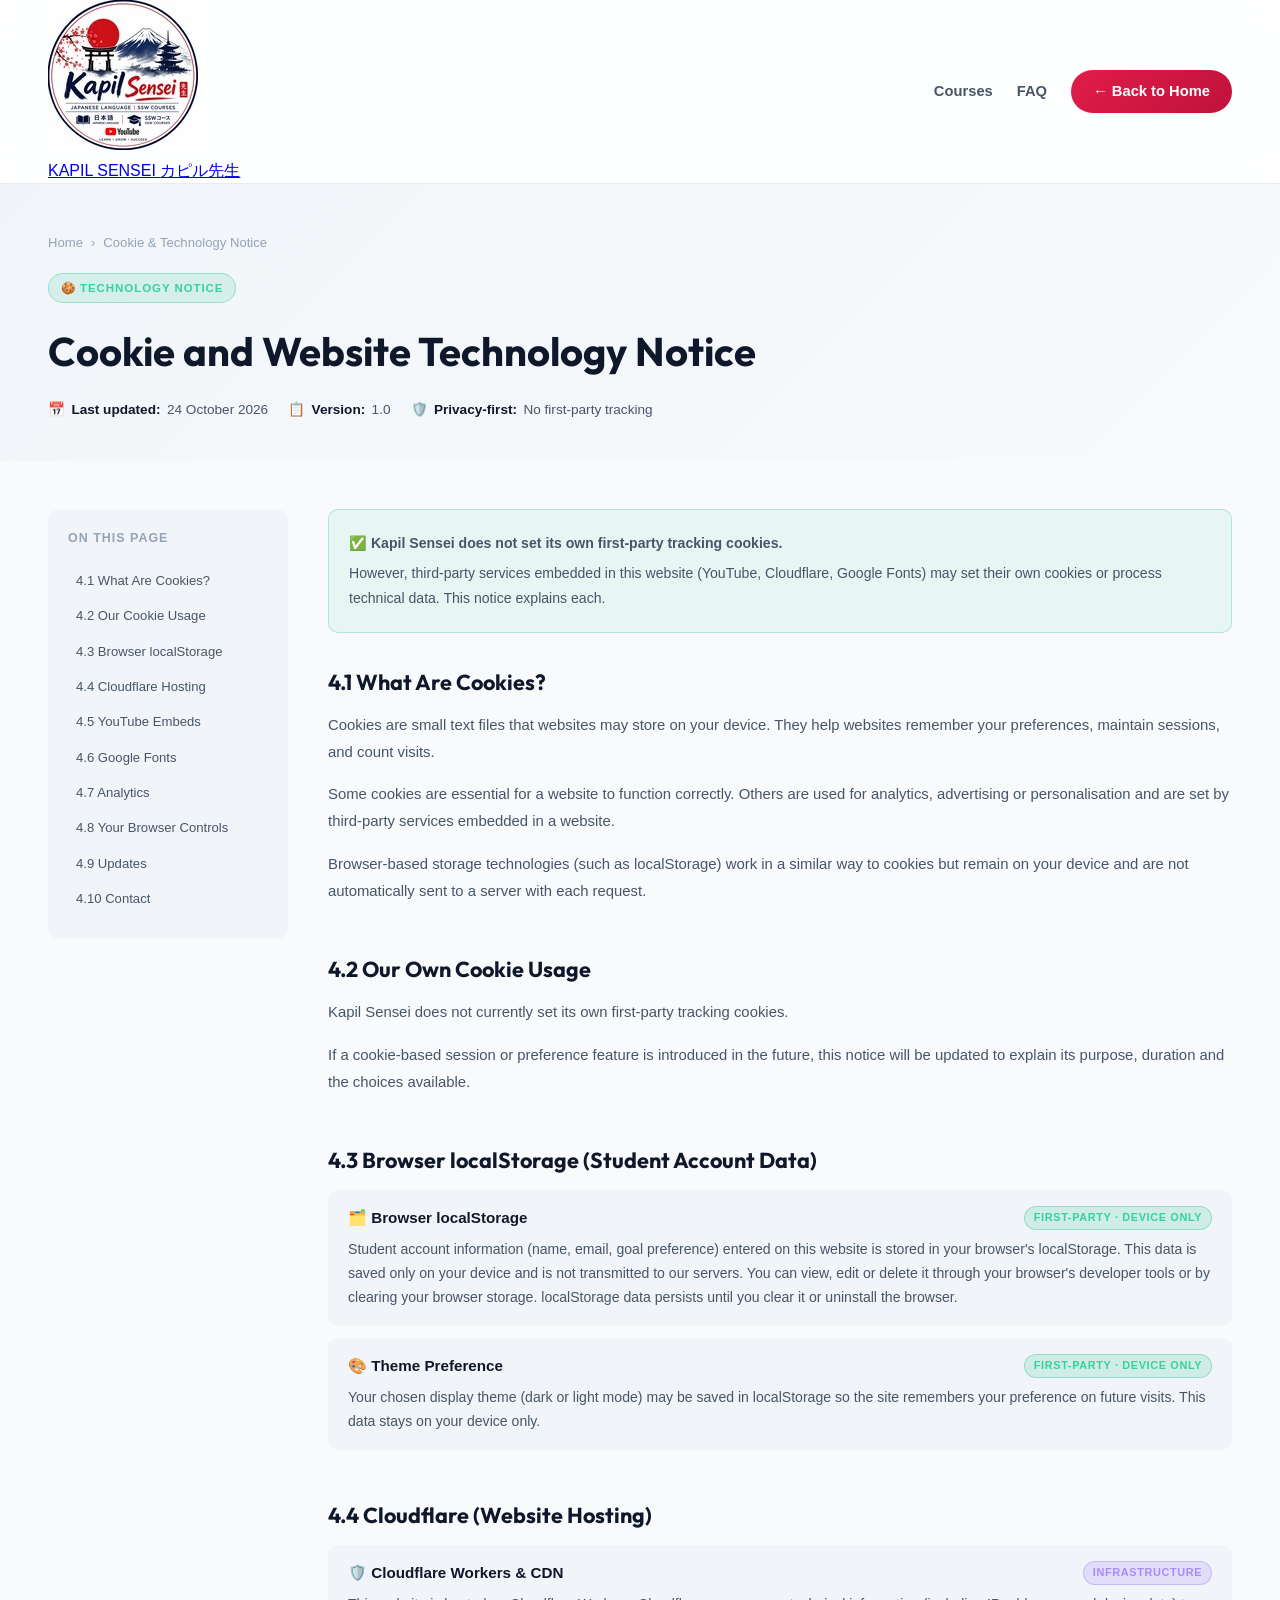
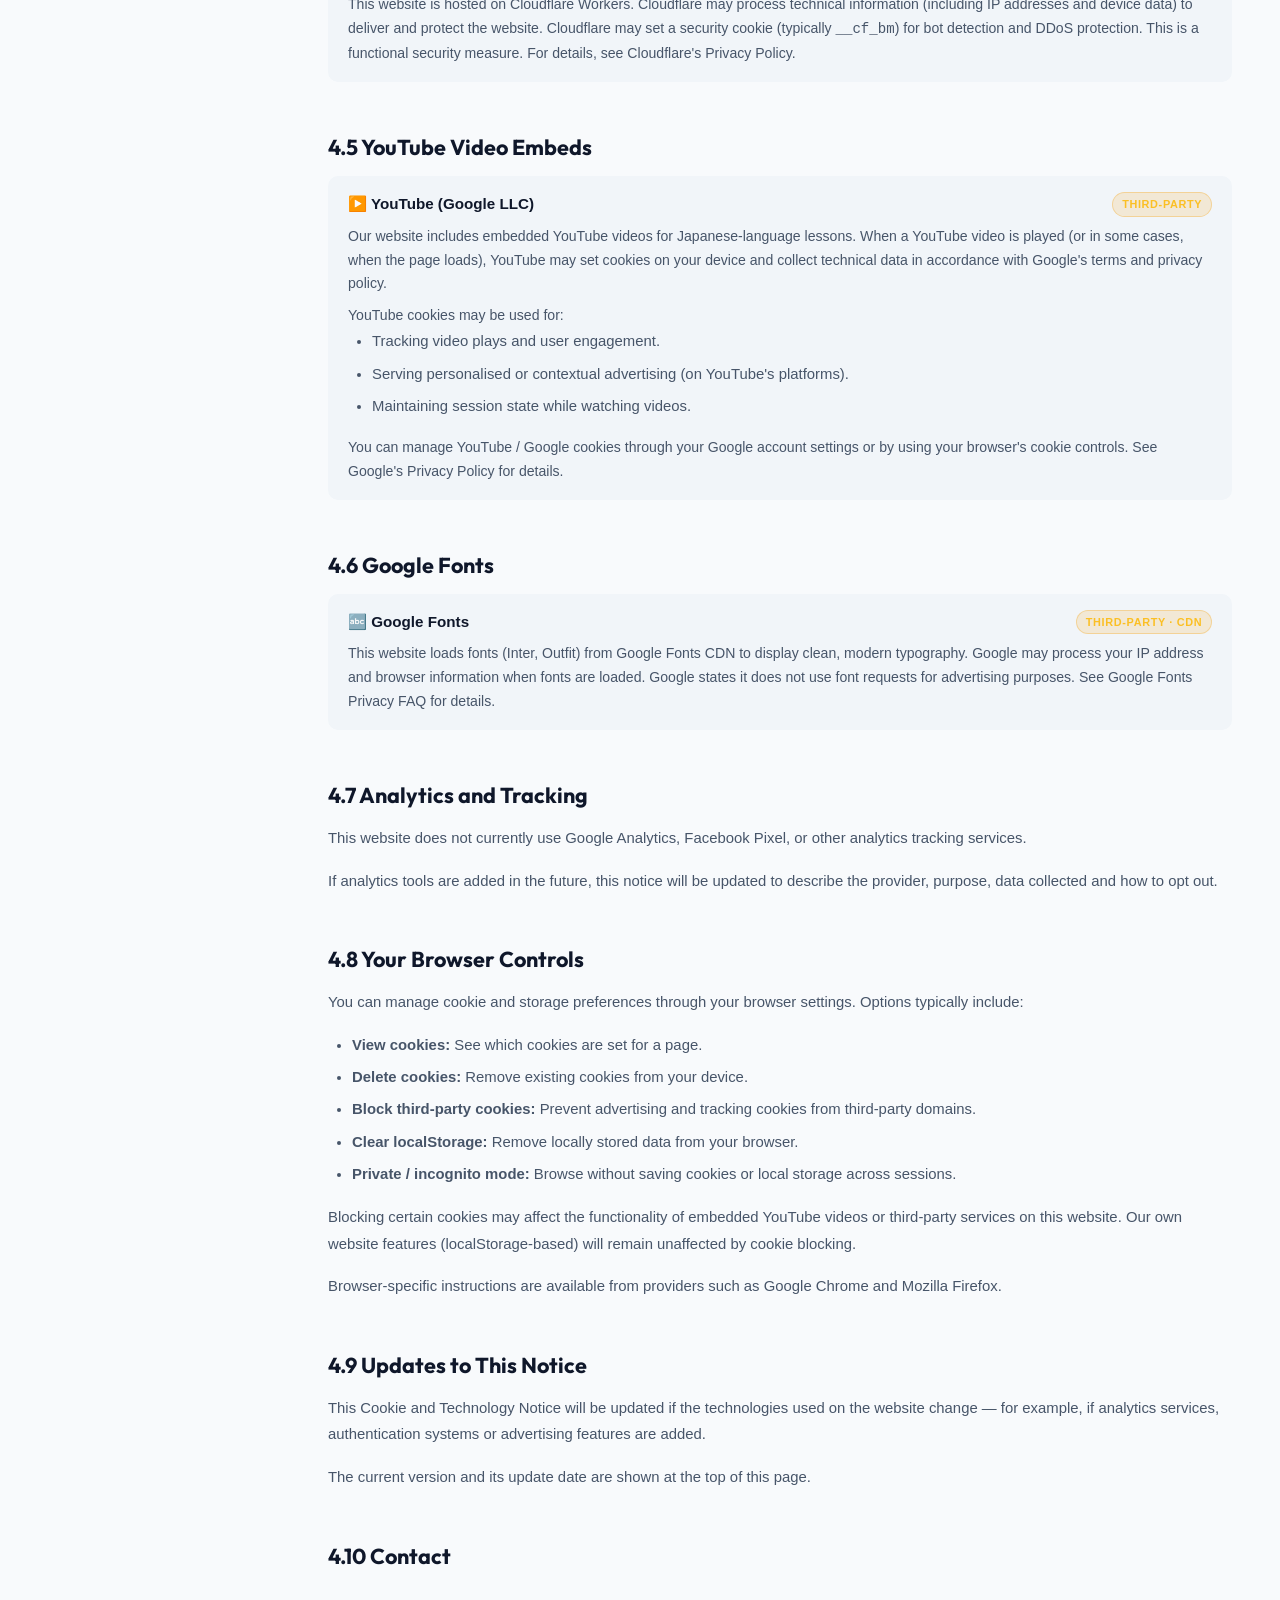
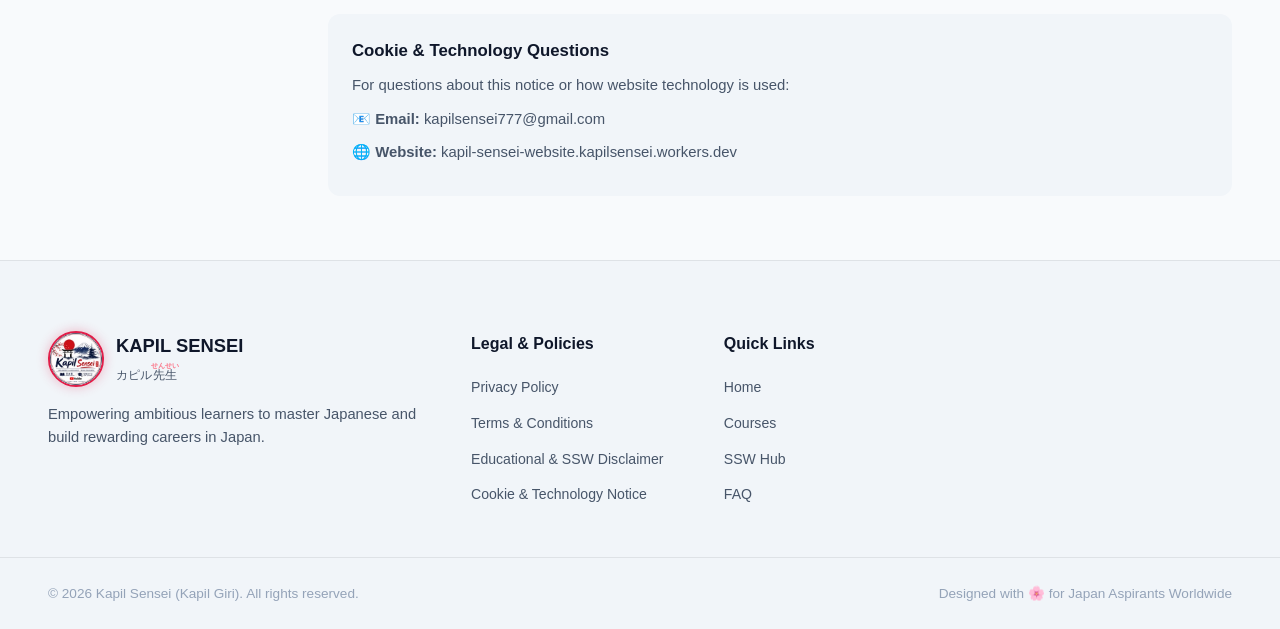
<file: cookie-policy/index.html>
<!DOCTYPE html>
<html lang="en">
<head>
  <meta charset="UTF-8" />
  <meta name="viewport" content="width=device-width, initial-scale=1.0" />
  <title>Cookie &amp; Technology Notice — Kapil Sensei | Japanese Language Education</title>
  <meta name="description" content="Cookie and Website Technology Notice for Kapil Sensei. Information about how cookies, localStorage, YouTube embeds and Cloudflare hosting work on this site." />
  <link rel="icon" href="../assets/logo.png" type="image/png" />
  <link rel="preconnect" href="https://fonts.googleapis.com" />
  <link rel="preconnect" href="https://fonts.gstatic.com" crossorigin />
  <link href="https://fonts.googleapis.com/css2?family=Inter:wght@300;400;500;600;700&family=Outfit:wght@400;600;700&display=swap" rel="stylesheet" />
  <link rel="stylesheet" href="../style.css" />
  <style>
    .policy-hero { background: linear-gradient(135deg, var(--bg-secondary) 0%, var(--bg-primary) 100%); border-bottom: 1px solid var(--border-color); padding: 3rem 0 2.5rem; }
    .policy-breadcrumb { display: flex; align-items: center; gap: 0.5rem; font-size: 0.82rem; color: var(--text-muted); margin-bottom: 1.25rem; }
    .policy-breadcrumb a { color: var(--accent-primary); text-decoration: none; }
    .policy-badge { display: inline-flex; align-items: center; gap: 0.4rem; background: rgba(16,185,129,0.12); border: 1px solid rgba(16,185,129,0.3); color: #34d399; font-size: 0.72rem; font-weight: 700; letter-spacing: 0.08em; text-transform: uppercase; padding: 0.3rem 0.75rem; border-radius: 999px; margin-bottom: 1rem; }
    .policy-title { font-family: 'Outfit', sans-serif; font-size: clamp(1.75rem, 4vw, 2.5rem); font-weight: 700; color: var(--text-primary); margin: 0 0 0.75rem; }
    .policy-meta-row { display: flex; flex-wrap: wrap; gap: 1.25rem; margin-top: 1rem; }
    .policy-meta-item { display: flex; align-items: center; gap: 0.4rem; font-size: 0.85rem; color: var(--text-secondary); }
    .policy-meta-item strong { color: var(--text-primary); font-weight: 600; }
    .policy-layout { display: grid; grid-template-columns: 240px 1fr; gap: 2.5rem; padding: 3rem 0 4rem; align-items: start; }
    @media (max-width: 768px) { .policy-layout { grid-template-columns: 1fr; } .policy-toc { display: none; } }
    .policy-toc { position: sticky; top: 90px; background: var(--bg-secondary); border: 1px solid var(--border-color); border-radius: 12px; padding: 1.25rem; }
    .policy-toc h4 { font-size: 0.78rem; font-weight: 700; letter-spacing: 0.08em; text-transform: uppercase; color: var(--text-muted); margin: 0 0 1rem; }
    .policy-toc-list { list-style: none; padding: 0; margin: 0; }
    .policy-toc-list li { margin-bottom: 0.3rem; }
    .policy-toc-list a { display: block; font-size: 0.82rem; color: var(--text-secondary); text-decoration: none; padding: 0.3rem 0.5rem; border-radius: 6px; transition: background 0.2s, color 0.2s; }
    .policy-toc-list a:hover { background: rgba(16,185,129,0.1); color: #34d399; }
    .policy-article h2 { font-family: 'Outfit', sans-serif; font-size: 1.35rem; font-weight: 700; color: var(--text-primary); margin: 2.5rem 0 0.75rem; padding-top: 0.5rem; border-top: 1px solid var(--border-color); }
    .policy-article h2:first-of-type { margin-top: 0; border-top: none; padding-top: 0; }
    .policy-article h3 { font-size: 1.05rem; font-weight: 600; color: var(--text-primary); margin: 1.5rem 0 0.5rem; }
    .policy-article p { color: var(--text-secondary); line-height: 1.8; margin-bottom: 1rem; font-size: 0.93rem; }
    .policy-article ul { color: var(--text-secondary); line-height: 1.8; font-size: 0.93rem; padding-left: 1.5rem; margin-bottom: 1rem; }
    .policy-article li { margin-bottom: 0.35rem; }
    .policy-article a { color: var(--accent-primary); text-decoration: none; }
    .policy-article a:hover { text-decoration: underline; }
    .policy-notice-box { background: rgba(16,185,129,0.07); border: 1px solid rgba(16,185,129,0.25); border-radius: 10px; padding: 1rem 1.25rem; margin: 0 0 2rem; }
    .policy-notice-box p { margin: 0.3rem 0; font-size: 0.88rem; color: var(--text-secondary); }
    .policy-contact-card { background: var(--bg-secondary); border: 1px solid var(--border-color); border-radius: 12px; padding: 1.5rem; margin-top: 2.5rem; }
    .policy-contact-card h3 { margin-top: 0; }
    .policy-contact-card p { margin-bottom: 0.4rem; }
    .tech-card { background: var(--bg-secondary); border: 1px solid var(--border-color); border-radius: 10px; padding: 1rem 1.25rem; margin: 0.75rem 0; }
    .tech-card-header { display: flex; align-items: center; gap: 0.6rem; font-weight: 600; color: var(--text-primary); margin-bottom: 0.5rem; font-size: 0.95rem; }
    .tech-card p { margin: 0; font-size: 0.88rem; color: var(--text-secondary); line-height: 1.7; }
    .tech-type-badge { display: inline-block; font-size: 0.68rem; font-weight: 700; padding: 0.15rem 0.55rem; border-radius: 999px; margin-left: auto; text-transform: uppercase; letter-spacing: 0.06em; }
    .badge-first-party { background: rgba(16,185,129,0.15); color: #34d399; border: 1px solid rgba(16,185,129,0.3); }
    .badge-third-party { background: rgba(245,158,11,0.15); color: #fbbf24; border: 1px solid rgba(245,158,11,0.3); }
    .badge-essential { background: rgba(139,92,246,0.15); color: #a78bfa; border: 1px solid rgba(139,92,246,0.3); }
  </style>
</head>
<body class="dark-mode">
  <header class="navbar" id="navbar" role="banner">
    <div class="container nav-container">
      <a href="../" class="nav-logo" aria-label="Kapil Sensei Homepage">
        <img src="../assets/logo.png" alt="Kapil Sensei Logo" class="nav-logo-img" />
        <div class="nav-logo-text">
          <span class="nav-brand">KAPIL SENSEI</span>
          <span class="nav-brand-sub">カピル先生</span>
        </div>
      </a>
      <nav class="nav-links" aria-label="Main navigation">
        <a href="../#courses" class="nav-link">Courses</a>
        <a href="../#faq" class="nav-link">FAQ</a>
        <a href="../" class="btn btn-primary nav-cta">← Back to Home</a>
      </nav>
    </div>
  </header>

  <main id="main-content">
    <div class="policy-hero">
      <div class="container">
        <nav class="policy-breadcrumb" aria-label="Breadcrumb">
          <a href="../">Home</a>
          <span>›</span>
          <span>Cookie &amp; Technology Notice</span>
        </nav>
        <div class="policy-badge">🍪 Technology Notice</div>
        <h1 class="policy-title">Cookie and Website Technology Notice</h1>
        <div class="policy-meta-row">
          <div class="policy-meta-item">📅 <strong>Last updated:</strong> 24 October 2026</div>
          <div class="policy-meta-item">📋 <strong>Version:</strong> 1.0</div>
          <div class="policy-meta-item">🛡️ <strong>Privacy-first:</strong> No first-party tracking</div>
        </div>
      </div>
    </div>

    <div class="container">
      <div class="policy-layout">
        <aside class="policy-toc" aria-label="Table of Contents">
          <h4>On This Page</h4>
          <ul class="policy-toc-list">
            <li><a href="#what-cookies">4.1 What Are Cookies?</a></li>
            <li><a href="#our-cookies">4.2 Our Cookie Usage</a></li>
            <li><a href="#localStorage">4.3 Browser localStorage</a></li>
            <li><a href="#cloudflare">4.4 Cloudflare Hosting</a></li>
            <li><a href="#youtube">4.5 YouTube Embeds</a></li>
            <li><a href="#google-fonts">4.6 Google Fonts</a></li>
            <li><a href="#analytics">4.7 Analytics</a></li>
            <li><a href="#browser-controls">4.8 Your Browser Controls</a></li>
            <li><a href="#updates-ck">4.9 Updates</a></li>
            <li><a href="#contact-ck">4.10 Contact</a></li>
          </ul>
        </aside>

        <article class="policy-article">
          <div class="policy-notice-box">
            <p>✅ <strong>Kapil Sensei does not set its own first-party tracking cookies.</strong></p>
            <p>However, third-party services embedded in this website (YouTube, Cloudflare, Google Fonts) may set their own cookies or process technical data. This notice explains each.</p>
          </div>

          <h2 id="what-cookies">4.1 What Are Cookies?</h2>
          <p>Cookies are small text files that websites may store on your device. They help websites remember your preferences, maintain sessions, and count visits.</p>
          <p>Some cookies are essential for a website to function correctly. Others are used for analytics, advertising or personalisation and are set by third-party services embedded in a website.</p>
          <p>Browser-based storage technologies (such as localStorage) work in a similar way to cookies but remain on your device and are not automatically sent to a server with each request.</p>

          <h2 id="our-cookies">4.2 Our Own Cookie Usage</h2>
          <p>Kapil Sensei does not currently set its own first-party tracking cookies.</p>
          <p>If a cookie-based session or preference feature is introduced in the future, this notice will be updated to explain its purpose, duration and the choices available.</p>

          <h2 id="localStorage">4.3 Browser localStorage (Student Account Data)</h2>
          <div class="tech-card">
            <div class="tech-card-header">
              🗂️ Browser localStorage
              <span class="tech-type-badge badge-first-party">First-Party · Device Only</span>
            </div>
            <p>Student account information (name, email, goal preference) entered on this website is stored in your browser's localStorage. This data is saved only on your device and is not transmitted to our servers. You can view, edit or delete it through your browser's developer tools or by clearing your browser storage. localStorage data persists until you clear it or uninstall the browser.</p>
          </div>
          <div class="tech-card" style="margin-top: 0.75rem;">
            <div class="tech-card-header">
              🎨 Theme Preference
              <span class="tech-type-badge badge-first-party">First-Party · Device Only</span>
            </div>
            <p>Your chosen display theme (dark or light mode) may be saved in localStorage so the site remembers your preference on future visits. This data stays on your device only.</p>
          </div>

          <h2 id="cloudflare">4.4 Cloudflare (Website Hosting)</h2>
          <div class="tech-card">
            <div class="tech-card-header">
              🛡️ Cloudflare Workers &amp; CDN
              <span class="tech-type-badge badge-essential">Infrastructure</span>
            </div>
            <p>This website is hosted on Cloudflare Workers. Cloudflare may process technical information (including IP addresses and device data) to deliver and protect the website. Cloudflare may set a security cookie (typically <code>__cf_bm</code>) for bot detection and DDoS protection. This is a functional security measure. For details, see <a href="https://www.cloudflare.com/privacypolicy/" target="_blank" rel="noopener">Cloudflare's Privacy Policy</a>.</p>
          </div>

          <h2 id="youtube">4.5 YouTube Video Embeds</h2>
          <div class="tech-card">
            <div class="tech-card-header">
              ▶️ YouTube (Google LLC)
              <span class="tech-type-badge badge-third-party">Third-Party</span>
            </div>
            <p>Our website includes embedded YouTube videos for Japanese-language lessons. When a YouTube video is played (or in some cases, when the page loads), YouTube may set cookies on your device and collect technical data in accordance with Google's terms and privacy policy.</p>
            <p style="margin-top: 0.5rem;">YouTube cookies may be used for:</p>
            <ul>
              <li>Tracking video plays and user engagement.</li>
              <li>Serving personalised or contextual advertising (on YouTube's platforms).</li>
              <li>Maintaining session state while watching videos.</li>
            </ul>
            <p>You can manage YouTube / Google cookies through your Google account settings or by using your browser's cookie controls. See <a href="https://policies.google.com/privacy" target="_blank" rel="noopener">Google's Privacy Policy</a> for details.</p>
          </div>

          <h2 id="google-fonts">4.6 Google Fonts</h2>
          <div class="tech-card">
            <div class="tech-card-header">
              🔤 Google Fonts
              <span class="tech-type-badge badge-third-party">Third-Party · CDN</span>
            </div>
            <p>This website loads fonts (Inter, Outfit) from Google Fonts CDN to display clean, modern typography. Google may process your IP address and browser information when fonts are loaded. Google states it does not use font requests for advertising purposes. See <a href="https://developers.google.com/fonts/faq/privacy" target="_blank" rel="noopener">Google Fonts Privacy FAQ</a> for details.</p>
          </div>

          <h2 id="analytics">4.7 Analytics and Tracking</h2>
          <p>This website does not currently use Google Analytics, Facebook Pixel, or other analytics tracking services.</p>
          <p>If analytics tools are added in the future, this notice will be updated to describe the provider, purpose, data collected and how to opt out.</p>

          <h2 id="browser-controls">4.8 Your Browser Controls</h2>
          <p>You can manage cookie and storage preferences through your browser settings. Options typically include:</p>
          <ul>
            <li><strong>View cookies:</strong> See which cookies are set for a page.</li>
            <li><strong>Delete cookies:</strong> Remove existing cookies from your device.</li>
            <li><strong>Block third-party cookies:</strong> Prevent advertising and tracking cookies from third-party domains.</li>
            <li><strong>Clear localStorage:</strong> Remove locally stored data from your browser.</li>
            <li><strong>Private / incognito mode:</strong> Browse without saving cookies or local storage across sessions.</li>
          </ul>
          <p>Blocking certain cookies may affect the functionality of embedded YouTube videos or third-party services on this website. Our own website features (localStorage-based) will remain unaffected by cookie blocking.</p>
          <p>Browser-specific instructions are available from providers such as <a href="https://support.google.com/chrome/answer/95647" target="_blank" rel="noopener">Google Chrome</a> and <a href="https://support.mozilla.org/en-US/kb/cookies-information-websites-store-on-your-computer" target="_blank" rel="noopener">Mozilla Firefox</a>.</p>

          <h2 id="updates-ck">4.9 Updates to This Notice</h2>
          <p>This Cookie and Technology Notice will be updated if the technologies used on the website change — for example, if analytics services, authentication systems or advertising features are added.</p>
          <p>The current version and its update date are shown at the top of this page.</p>

          <h2 id="contact-ck">4.10 Contact</h2>
          <div class="policy-contact-card">
            <h3>Cookie &amp; Technology Questions</h3>
            <p>For questions about this notice or how website technology is used:</p>
            <p>📧 <strong>Email:</strong> <a href="mailto:kapilsensei777@gmail.com">kapilsensei777@gmail.com</a></p>
            <p>🌐 <strong>Website:</strong> <a href="https://kapil-sensei-website.kapilsensei.workers.dev/" target="_blank" rel="noopener">kapil-sensei-website.kapilsensei.workers.dev</a></p>
          </div>
        </article>
      </div>
    </div>
  </main>

  <footer class="footer">
    <div class="container footer-container">
      <div class="footer-col brand-col">
        <div class="footer-logo">
          <img src="../assets/logo.png" alt="Kapil Sensei Logo" class="footer-avatar" />
          <div>
            <span class="footer-brand-title">KAPIL SENSEI</span>
            <span class="footer-brand-sub">カピル<ruby>先生<rt>せんせい</rt></ruby></span>
          </div>
        </div>
        <p class="footer-tagline">Empowering ambitious learners to master Japanese and build rewarding careers in Japan.</p>
      </div>
      <div class="footer-col">
        <h4 class="footer-heading">Legal &amp; Policies</h4>
        <ul class="footer-links">
          <li><a href="../privacy-policy/">Privacy Policy</a></li>
          <li><a href="../terms-and-conditions/">Terms &amp; Conditions</a></li>
          <li><a href="../disclaimer/">Educational &amp; SSW Disclaimer</a></li>
          <li><a href="../cookie-policy/">Cookie &amp; Technology Notice</a></li>
        </ul>
      </div>
      <div class="footer-col">
        <h4 class="footer-heading">Quick Links</h4>
        <ul class="footer-links">
          <li><a href="../">Home</a></li>
          <li><a href="../#courses">Courses</a></li>
          <li><a href="../#ssw-hub">SSW Hub</a></li>
          <li><a href="../#faq">FAQ</a></li>
        </ul>
      </div>
    </div>
    <div class="footer-bottom">
      <div class="container footer-bottom-container">
        <p>&copy; 2026 Kapil Sensei (Kapil Giri). All rights reserved.</p>
        <p class="footer-built">Designed with 🌸 for Japan Aspirants Worldwide</p>
      </div>
    </div>
  </footer>
  <script src="../app.js"></script>
</body>
</html>
</file>
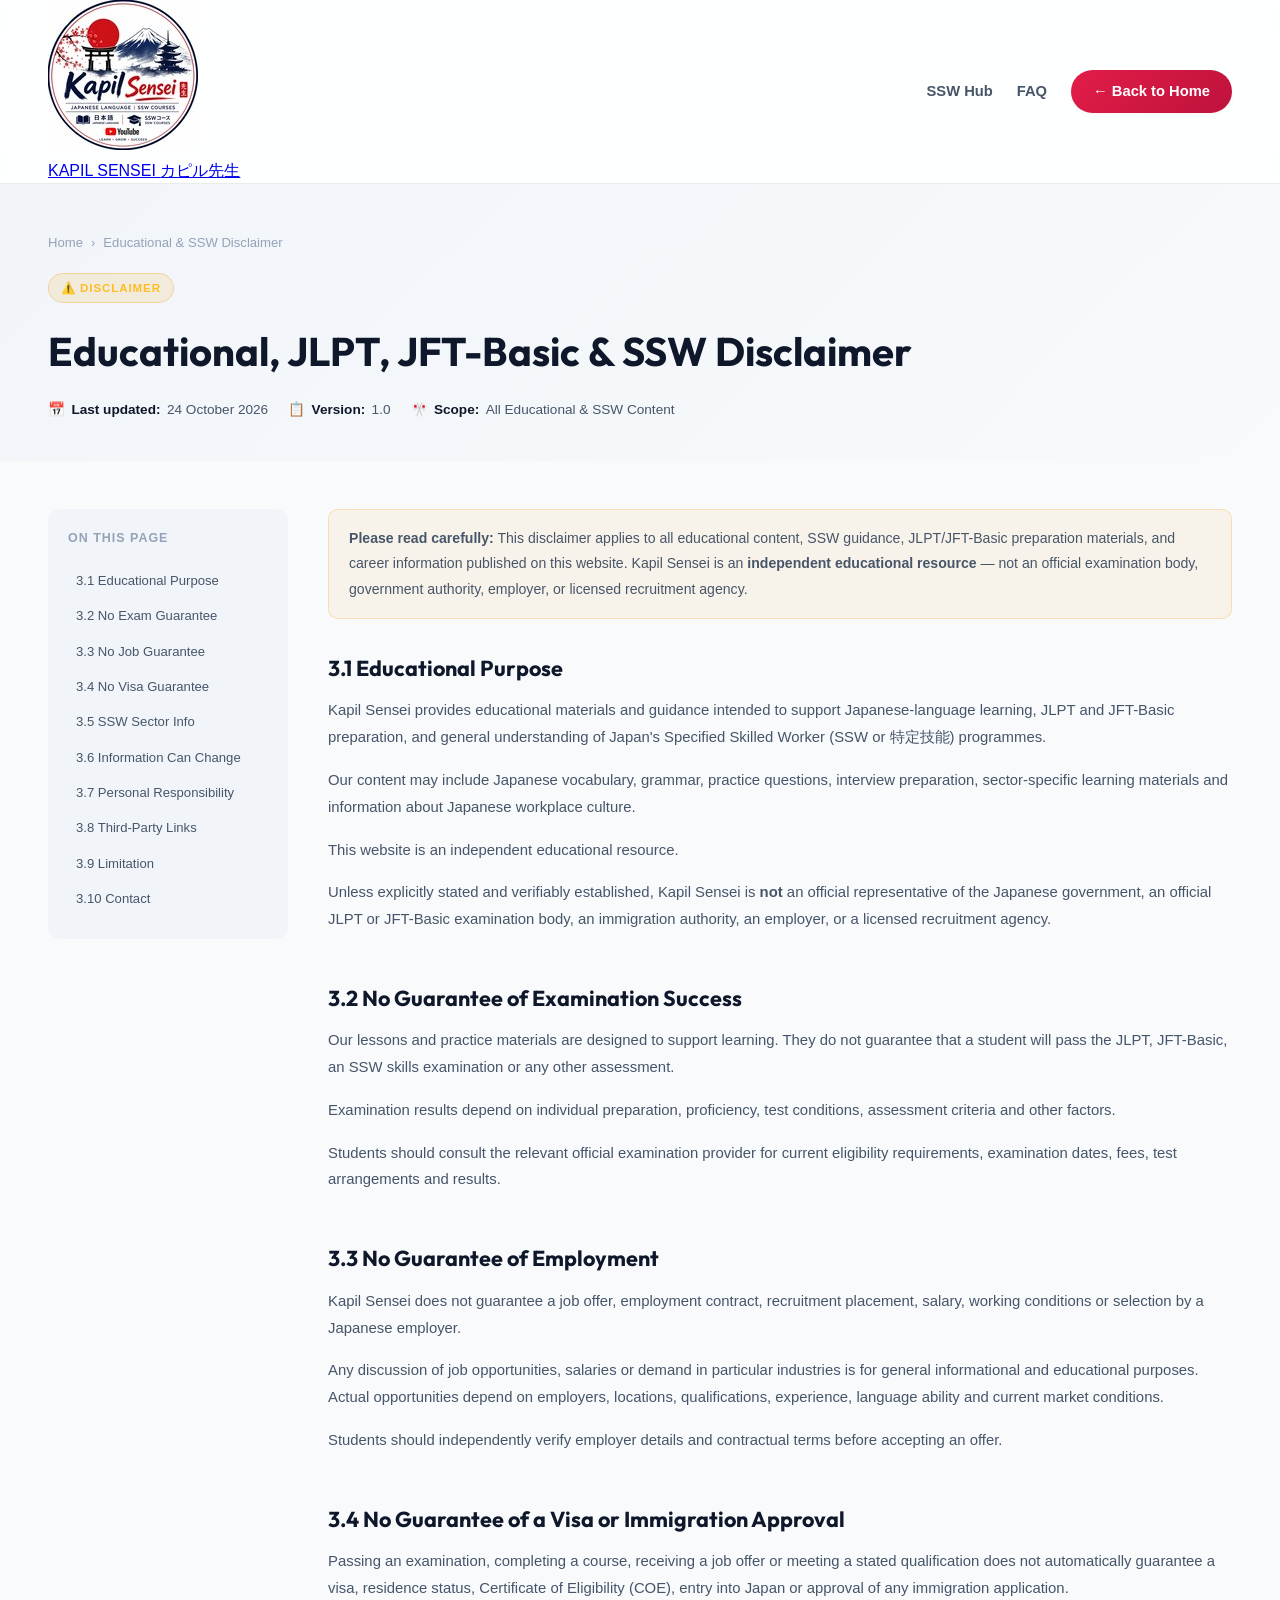
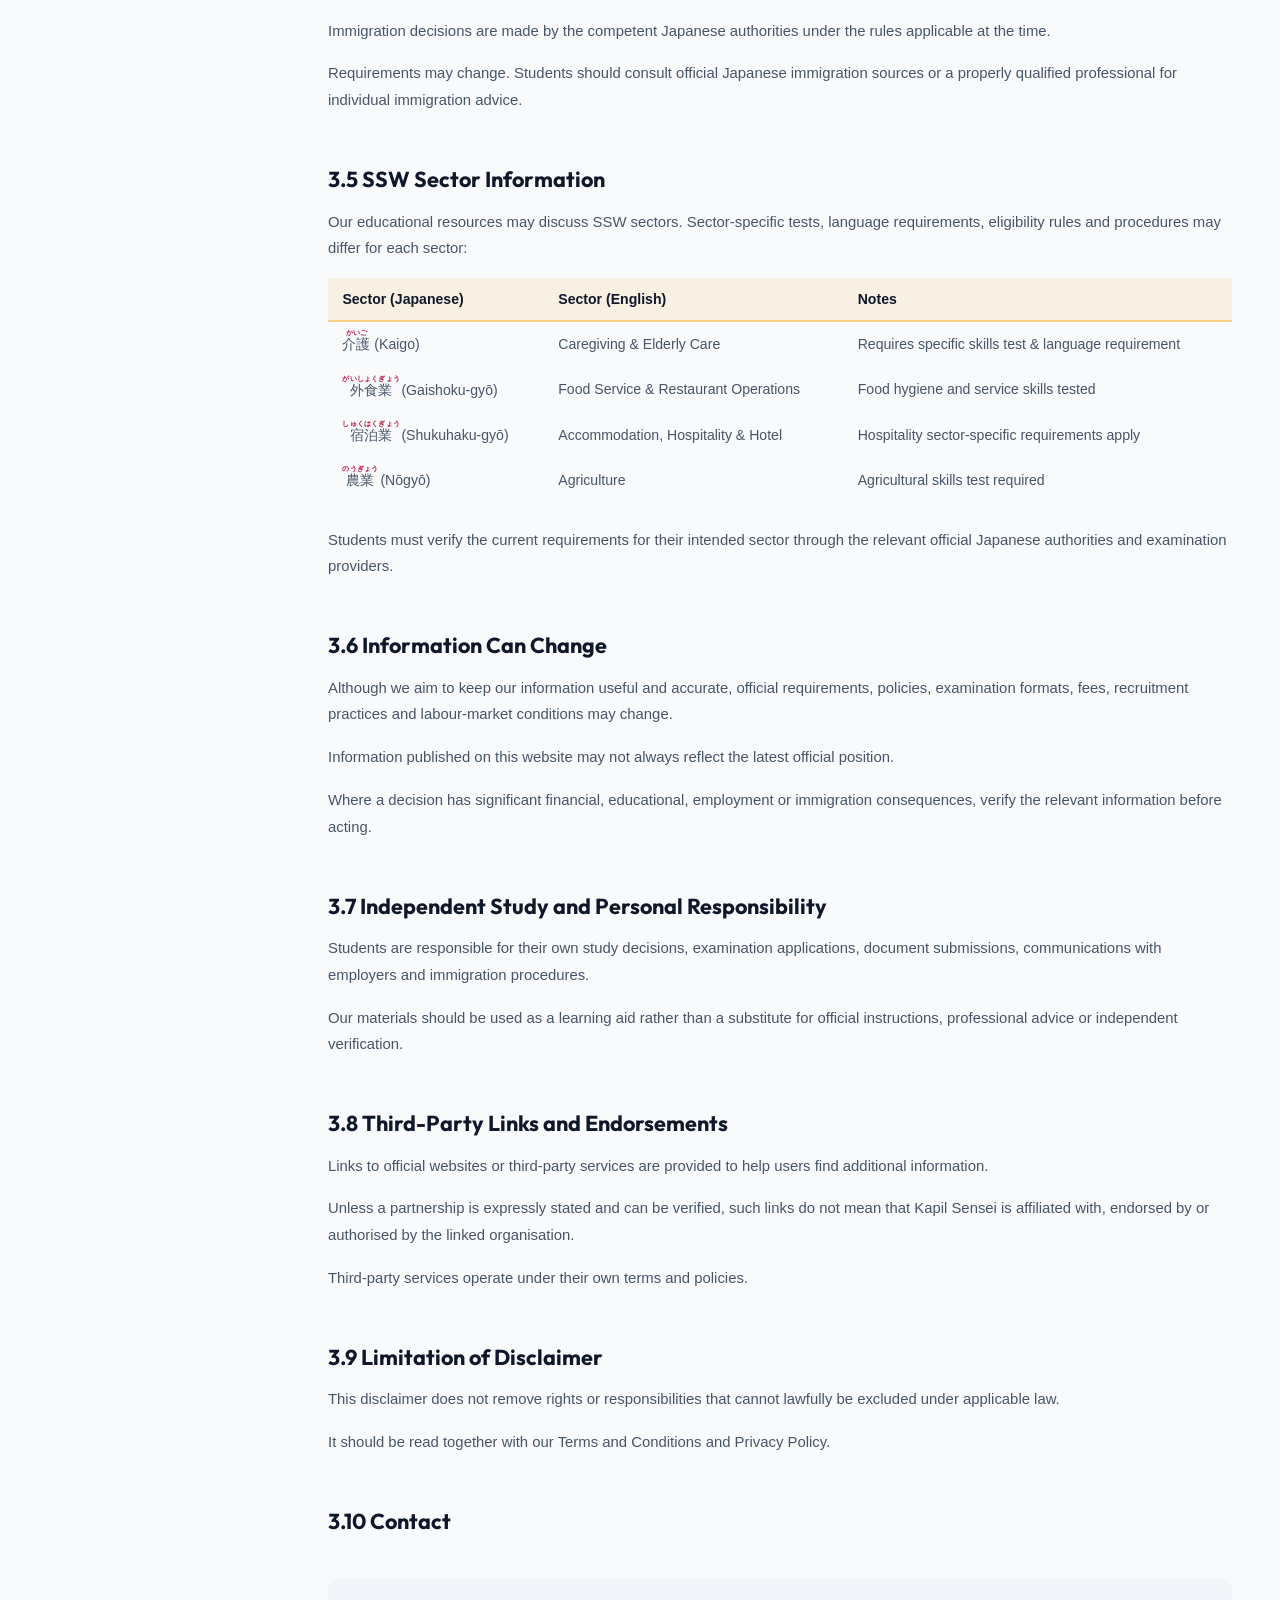
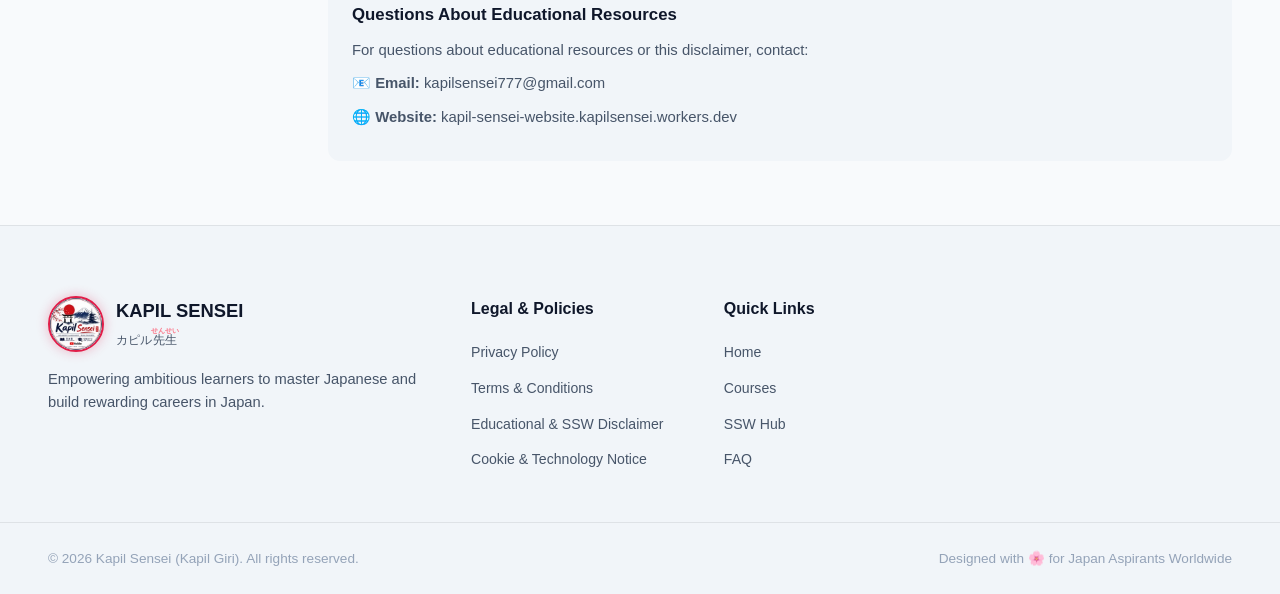
<file: disclaimer/index.html>
<!DOCTYPE html>
<html lang="en">
<head>
  <meta charset="UTF-8" />
  <meta name="viewport" content="width=device-width, initial-scale=1.0" />
  <title>Educational &amp; SSW Disclaimer — Kapil Sensei | Japanese Language Education</title>
  <meta name="description" content="Educational, JLPT, JFT-Basic and SSW Disclaimer for Kapil Sensei. No guarantee of exam success, employment or visa approval." />
  <link rel="icon" href="../assets/logo.png" type="image/png" />
  <link rel="preconnect" href="https://fonts.googleapis.com" />
  <link rel="preconnect" href="https://fonts.gstatic.com" crossorigin />
  <link href="https://fonts.googleapis.com/css2?family=Inter:wght@300;400;500;600;700&family=Outfit:wght@400;600;700&display=swap" rel="stylesheet" />
  <link rel="stylesheet" href="../style.css" />
  <style>
    .policy-hero { background: linear-gradient(135deg, var(--bg-secondary) 0%, var(--bg-primary) 100%); border-bottom: 1px solid var(--border-color); padding: 3rem 0 2.5rem; }
    .policy-breadcrumb { display: flex; align-items: center; gap: 0.5rem; font-size: 0.82rem; color: var(--text-muted); margin-bottom: 1.25rem; }
    .policy-breadcrumb a { color: var(--accent-primary); text-decoration: none; }
    .policy-badge { display: inline-flex; align-items: center; gap: 0.4rem; background: rgba(245,158,11,0.12); border: 1px solid rgba(245,158,11,0.3); color: #fbbf24; font-size: 0.72rem; font-weight: 700; letter-spacing: 0.08em; text-transform: uppercase; padding: 0.3rem 0.75rem; border-radius: 999px; margin-bottom: 1rem; }
    .policy-title { font-family: 'Outfit', sans-serif; font-size: clamp(1.75rem, 4vw, 2.5rem); font-weight: 700; color: var(--text-primary); margin: 0 0 0.75rem; }
    .policy-meta-row { display: flex; flex-wrap: wrap; gap: 1.25rem; margin-top: 1rem; }
    .policy-meta-item { display: flex; align-items: center; gap: 0.4rem; font-size: 0.85rem; color: var(--text-secondary); }
    .policy-meta-item strong { color: var(--text-primary); font-weight: 600; }
    .policy-layout { display: grid; grid-template-columns: 240px 1fr; gap: 2.5rem; padding: 3rem 0 4rem; align-items: start; }
    @media (max-width: 768px) { .policy-layout { grid-template-columns: 1fr; } .policy-toc { display: none; } }
    .policy-toc { position: sticky; top: 90px; background: var(--bg-secondary); border: 1px solid var(--border-color); border-radius: 12px; padding: 1.25rem; }
    .policy-toc h4 { font-size: 0.78rem; font-weight: 700; letter-spacing: 0.08em; text-transform: uppercase; color: var(--text-muted); margin: 0 0 1rem; }
    .policy-toc-list { list-style: none; padding: 0; margin: 0; }
    .policy-toc-list li { margin-bottom: 0.3rem; }
    .policy-toc-list a { display: block; font-size: 0.82rem; color: var(--text-secondary); text-decoration: none; padding: 0.3rem 0.5rem; border-radius: 6px; transition: background 0.2s, color 0.2s; }
    .policy-toc-list a:hover { background: rgba(245,158,11,0.1); color: #fbbf24; }
    .policy-article h2 { font-family: 'Outfit', sans-serif; font-size: 1.35rem; font-weight: 700; color: var(--text-primary); margin: 2.5rem 0 0.75rem; padding-top: 0.5rem; border-top: 1px solid var(--border-color); }
    .policy-article h2:first-of-type { margin-top: 0; border-top: none; padding-top: 0; }
    .policy-article h3 { font-size: 1.05rem; font-weight: 600; color: var(--text-primary); margin: 1.5rem 0 0.5rem; }
    .policy-article p { color: var(--text-secondary); line-height: 1.8; margin-bottom: 1rem; font-size: 0.93rem; }
    .policy-article ul { color: var(--text-secondary); line-height: 1.8; font-size: 0.93rem; padding-left: 1.5rem; margin-bottom: 1rem; }
    .policy-article li { margin-bottom: 0.35rem; }
    .policy-article a { color: var(--accent-primary); text-decoration: none; }
    .policy-article a:hover { text-decoration: underline; }
    .policy-notice-box { background: rgba(245,158,11,0.07); border: 1px solid rgba(245,158,11,0.25); border-radius: 10px; padding: 1rem 1.25rem; margin: 0 0 2rem; }
    .policy-notice-box p { margin: 0; font-size: 0.88rem; color: var(--text-secondary); }
    .policy-contact-card { background: var(--bg-secondary); border: 1px solid var(--border-color); border-radius: 12px; padding: 1.5rem; margin-top: 2.5rem; }
    .policy-contact-card h3 { margin-top: 0; }
    .policy-contact-card p { margin-bottom: 0.4rem; }
    .sector-table { width: 100%; border-collapse: collapse; margin: 1rem 0 1.5rem; font-size: 0.88rem; }
    .sector-table th { background: rgba(245,158,11,0.1); color: var(--text-primary); font-weight: 600; padding: 0.6rem 0.9rem; text-align: left; border-bottom: 2px solid rgba(245,158,11,0.25); }
    .sector-table td { padding: 0.6rem 0.9rem; color: var(--text-secondary); border-bottom: 1px solid var(--border-color); }
    .sector-table tr:last-child td { border-bottom: none; }
  </style>
</head>
<body class="dark-mode">
  <header class="navbar" id="navbar" role="banner">
    <div class="container nav-container">
      <a href="../" class="nav-logo" aria-label="Kapil Sensei Homepage">
        <img src="../assets/logo.png" alt="Kapil Sensei Logo" class="nav-logo-img" />
        <div class="nav-logo-text">
          <span class="nav-brand">KAPIL SENSEI</span>
          <span class="nav-brand-sub">カピル先生</span>
        </div>
      </a>
      <nav class="nav-links" aria-label="Main navigation">
        <a href="../#ssw-hub" class="nav-link">SSW Hub</a>
        <a href="../#faq" class="nav-link">FAQ</a>
        <a href="../" class="btn btn-primary nav-cta">← Back to Home</a>
      </nav>
    </div>
  </header>

  <main id="main-content">
    <div class="policy-hero">
      <div class="container">
        <nav class="policy-breadcrumb" aria-label="Breadcrumb">
          <a href="../">Home</a>
          <span>›</span>
          <span>Educational &amp; SSW Disclaimer</span>
        </nav>
        <div class="policy-badge">⚠️ Disclaimer</div>
        <h1 class="policy-title">Educational, JLPT, JFT-Basic &amp; SSW Disclaimer</h1>
        <div class="policy-meta-row">
          <div class="policy-meta-item">📅 <strong>Last updated:</strong> 24 October 2026</div>
          <div class="policy-meta-item">📋 <strong>Version:</strong> 1.0</div>
          <div class="policy-meta-item">🎌 <strong>Scope:</strong> All Educational &amp; SSW Content</div>
        </div>
      </div>
    </div>

    <div class="container">
      <div class="policy-layout">
        <aside class="policy-toc" aria-label="Table of Contents">
          <h4>On This Page</h4>
          <ul class="policy-toc-list">
            <li><a href="#edu-purpose">3.1 Educational Purpose</a></li>
            <li><a href="#no-exam">3.2 No Exam Guarantee</a></li>
            <li><a href="#no-job">3.3 No Job Guarantee</a></li>
            <li><a href="#no-visa">3.4 No Visa Guarantee</a></li>
            <li><a href="#ssw-sectors">3.5 SSW Sector Info</a></li>
            <li><a href="#changes-info">3.6 Information Can Change</a></li>
            <li><a href="#personal-resp">3.7 Personal Responsibility</a></li>
            <li><a href="#links-disc">3.8 Third-Party Links</a></li>
            <li><a href="#limitation">3.9 Limitation</a></li>
            <li><a href="#contact-disc">3.10 Contact</a></li>
          </ul>
        </aside>

        <article class="policy-article">
          <div class="policy-notice-box">
            <p><strong>Please read carefully:</strong> This disclaimer applies to all educational content, SSW guidance, JLPT/JFT-Basic preparation materials, and career information published on this website. Kapil Sensei is an <strong>independent educational resource</strong> — not an official examination body, government authority, employer, or licensed recruitment agency.</p>
          </div>

          <h2 id="edu-purpose">3.1 Educational Purpose</h2>
          <p>Kapil Sensei provides educational materials and guidance intended to support Japanese-language learning, JLPT and JFT-Basic preparation, and general understanding of Japan's Specified Skilled Worker (SSW or 特定技能) programmes.</p>
          <p>Our content may include Japanese vocabulary, grammar, practice questions, interview preparation, sector-specific learning materials and information about Japanese workplace culture.</p>
          <p>This website is an independent educational resource.</p>
          <p>Unless explicitly stated and verifiably established, Kapil Sensei is <strong>not</strong> an official representative of the Japanese government, an official JLPT or JFT-Basic examination body, an immigration authority, an employer, or a licensed recruitment agency.</p>

          <h2 id="no-exam">3.2 No Guarantee of Examination Success</h2>
          <p>Our lessons and practice materials are designed to support learning. They do not guarantee that a student will pass the JLPT, JFT-Basic, an SSW skills examination or any other assessment.</p>
          <p>Examination results depend on individual preparation, proficiency, test conditions, assessment criteria and other factors.</p>
          <p>Students should consult the relevant official examination provider for current eligibility requirements, examination dates, fees, test arrangements and results.</p>

          <h2 id="no-job">3.3 No Guarantee of Employment</h2>
          <p>Kapil Sensei does not guarantee a job offer, employment contract, recruitment placement, salary, working conditions or selection by a Japanese employer.</p>
          <p>Any discussion of job opportunities, salaries or demand in particular industries is for general informational and educational purposes. Actual opportunities depend on employers, locations, qualifications, experience, language ability and current market conditions.</p>
          <p>Students should independently verify employer details and contractual terms before accepting an offer.</p>

          <h2 id="no-visa">3.4 No Guarantee of a Visa or Immigration Approval</h2>
          <p>Passing an examination, completing a course, receiving a job offer or meeting a stated qualification does not automatically guarantee a visa, residence status, Certificate of Eligibility (COE), entry into Japan or approval of any immigration application.</p>
          <p>Immigration decisions are made by the competent Japanese authorities under the rules applicable at the time.</p>
          <p>Requirements may change. Students should consult official Japanese immigration sources or a properly qualified professional for individual immigration advice.</p>

          <h2 id="ssw-sectors">3.5 SSW Sector Information</h2>
          <p>Our educational resources may discuss SSW sectors. Sector-specific tests, language requirements, eligibility rules and procedures may differ for each sector:</p>
          <table class="sector-table" aria-label="SSW Sectors covered by Kapil Sensei">
            <thead>
              <tr>
                <th>Sector (Japanese)</th>
                <th>Sector (English)</th>
                <th>Notes</th>
              </tr>
            </thead>
            <tbody>
              <tr>
                <td><ruby>介護<rt>かいご</rt></ruby> (Kaigo)</td>
                <td>Caregiving &amp; Elderly Care</td>
                <td>Requires specific skills test &amp; language requirement</td>
              </tr>
              <tr>
                <td><ruby>外食業<rt>がいしょくぎょう</rt></ruby> (Gaishoku-gyō)</td>
                <td>Food Service &amp; Restaurant Operations</td>
                <td>Food hygiene and service skills tested</td>
              </tr>
              <tr>
                <td><ruby>宿泊業<rt>しゅくはくぎょう</rt></ruby> (Shukuhaku-gyō)</td>
                <td>Accommodation, Hospitality &amp; Hotel</td>
                <td>Hospitality sector-specific requirements apply</td>
              </tr>
              <tr>
                <td><ruby>農業<rt>のうぎょう</rt></ruby> (Nōgyō)</td>
                <td>Agriculture</td>
                <td>Agricultural skills test required</td>
              </tr>
            </tbody>
          </table>
          <p>Students must verify the current requirements for their intended sector through the relevant official Japanese authorities and examination providers.</p>

          <h2 id="changes-info">3.6 Information Can Change</h2>
          <p>Although we aim to keep our information useful and accurate, official requirements, policies, examination formats, fees, recruitment practices and labour-market conditions may change.</p>
          <p>Information published on this website may not always reflect the latest official position.</p>
          <p>Where a decision has significant financial, educational, employment or immigration consequences, verify the relevant information before acting.</p>

          <h2 id="personal-resp">3.7 Independent Study and Personal Responsibility</h2>
          <p>Students are responsible for their own study decisions, examination applications, document submissions, communications with employers and immigration procedures.</p>
          <p>Our materials should be used as a learning aid rather than a substitute for official instructions, professional advice or independent verification.</p>

          <h2 id="links-disc">3.8 Third-Party Links and Endorsements</h2>
          <p>Links to official websites or third-party services are provided to help users find additional information.</p>
          <p>Unless a partnership is expressly stated and can be verified, such links do not mean that Kapil Sensei is affiliated with, endorsed by or authorised by the linked organisation.</p>
          <p>Third-party services operate under their own terms and policies.</p>

          <h2 id="limitation">3.9 Limitation of Disclaimer</h2>
          <p>This disclaimer does not remove rights or responsibilities that cannot lawfully be excluded under applicable law.</p>
          <p>It should be read together with our <a href="../terms-and-conditions/">Terms and Conditions</a> and <a href="../privacy-policy/">Privacy Policy</a>.</p>

          <h2 id="contact-disc">3.10 Contact</h2>
          <div class="policy-contact-card">
            <h3>Questions About Educational Resources</h3>
            <p>For questions about educational resources or this disclaimer, contact:</p>
            <p>📧 <strong>Email:</strong> <a href="mailto:kapilsensei777@gmail.com">kapilsensei777@gmail.com</a></p>
            <p>🌐 <strong>Website:</strong> <a href="https://kapil-sensei-website.kapilsensei.workers.dev/" target="_blank" rel="noopener">kapil-sensei-website.kapilsensei.workers.dev</a></p>
          </div>
        </article>
      </div>
    </div>
  </main>

  <footer class="footer">
    <div class="container footer-container">
      <div class="footer-col brand-col">
        <div class="footer-logo">
          <img src="../assets/logo.png" alt="Kapil Sensei Logo" class="footer-avatar" />
          <div>
            <span class="footer-brand-title">KAPIL SENSEI</span>
            <span class="footer-brand-sub">カピル<ruby>先生<rt>せんせい</rt></ruby></span>
          </div>
        </div>
        <p class="footer-tagline">Empowering ambitious learners to master Japanese and build rewarding careers in Japan.</p>
      </div>
      <div class="footer-col">
        <h4 class="footer-heading">Legal &amp; Policies</h4>
        <ul class="footer-links">
          <li><a href="../privacy-policy/">Privacy Policy</a></li>
          <li><a href="../terms-and-conditions/">Terms &amp; Conditions</a></li>
          <li><a href="../disclaimer/">Educational &amp; SSW Disclaimer</a></li>
          <li><a href="../cookie-policy/">Cookie &amp; Technology Notice</a></li>
        </ul>
      </div>
      <div class="footer-col">
        <h4 class="footer-heading">Quick Links</h4>
        <ul class="footer-links">
          <li><a href="../">Home</a></li>
          <li><a href="../#courses">Courses</a></li>
          <li><a href="../#ssw-hub">SSW Hub</a></li>
          <li><a href="../#faq">FAQ</a></li>
        </ul>
      </div>
    </div>
    <div class="footer-bottom">
      <div class="container footer-bottom-container">
        <p>&copy; 2026 Kapil Sensei (Kapil Giri). All rights reserved.</p>
        <p class="footer-built">Designed with 🌸 for Japan Aspirants Worldwide</p>
      </div>
    </div>
  </footer>
  <script src="../app.js"></script>
</body>
</html>
</file>
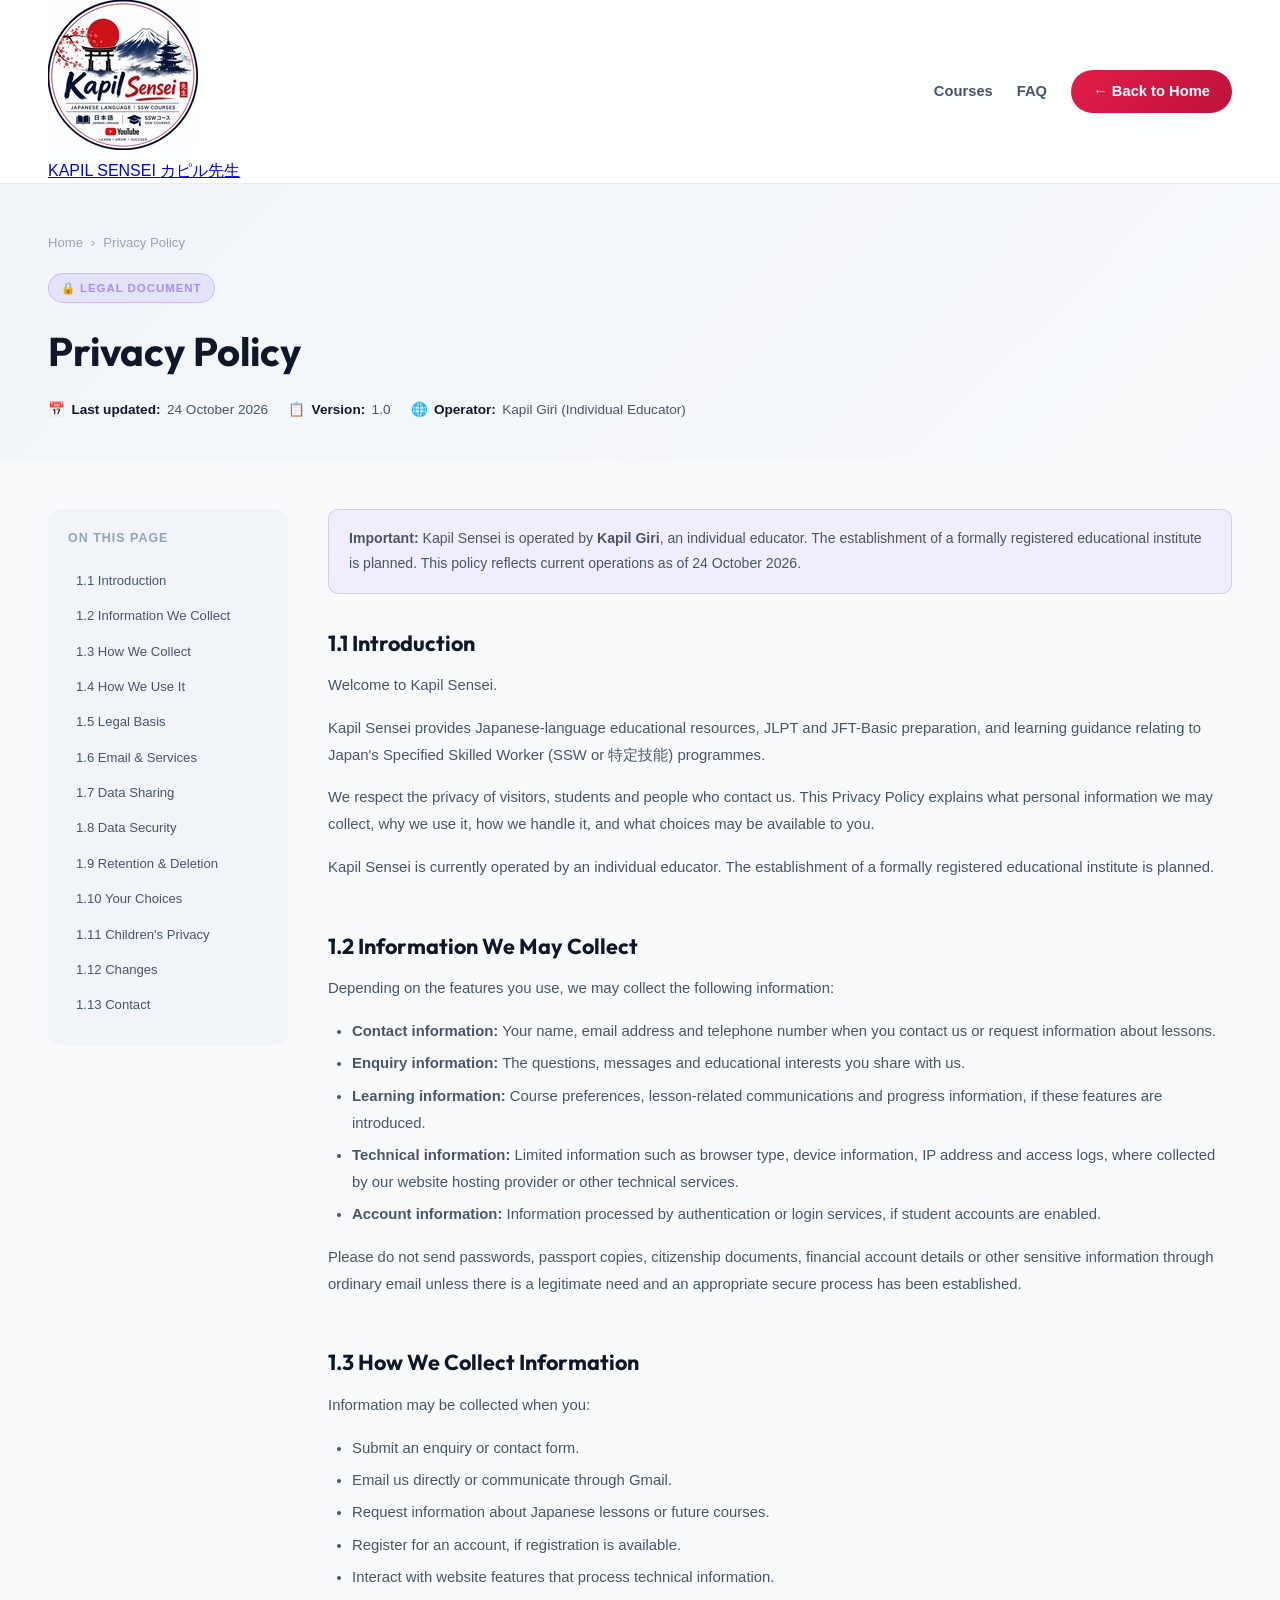
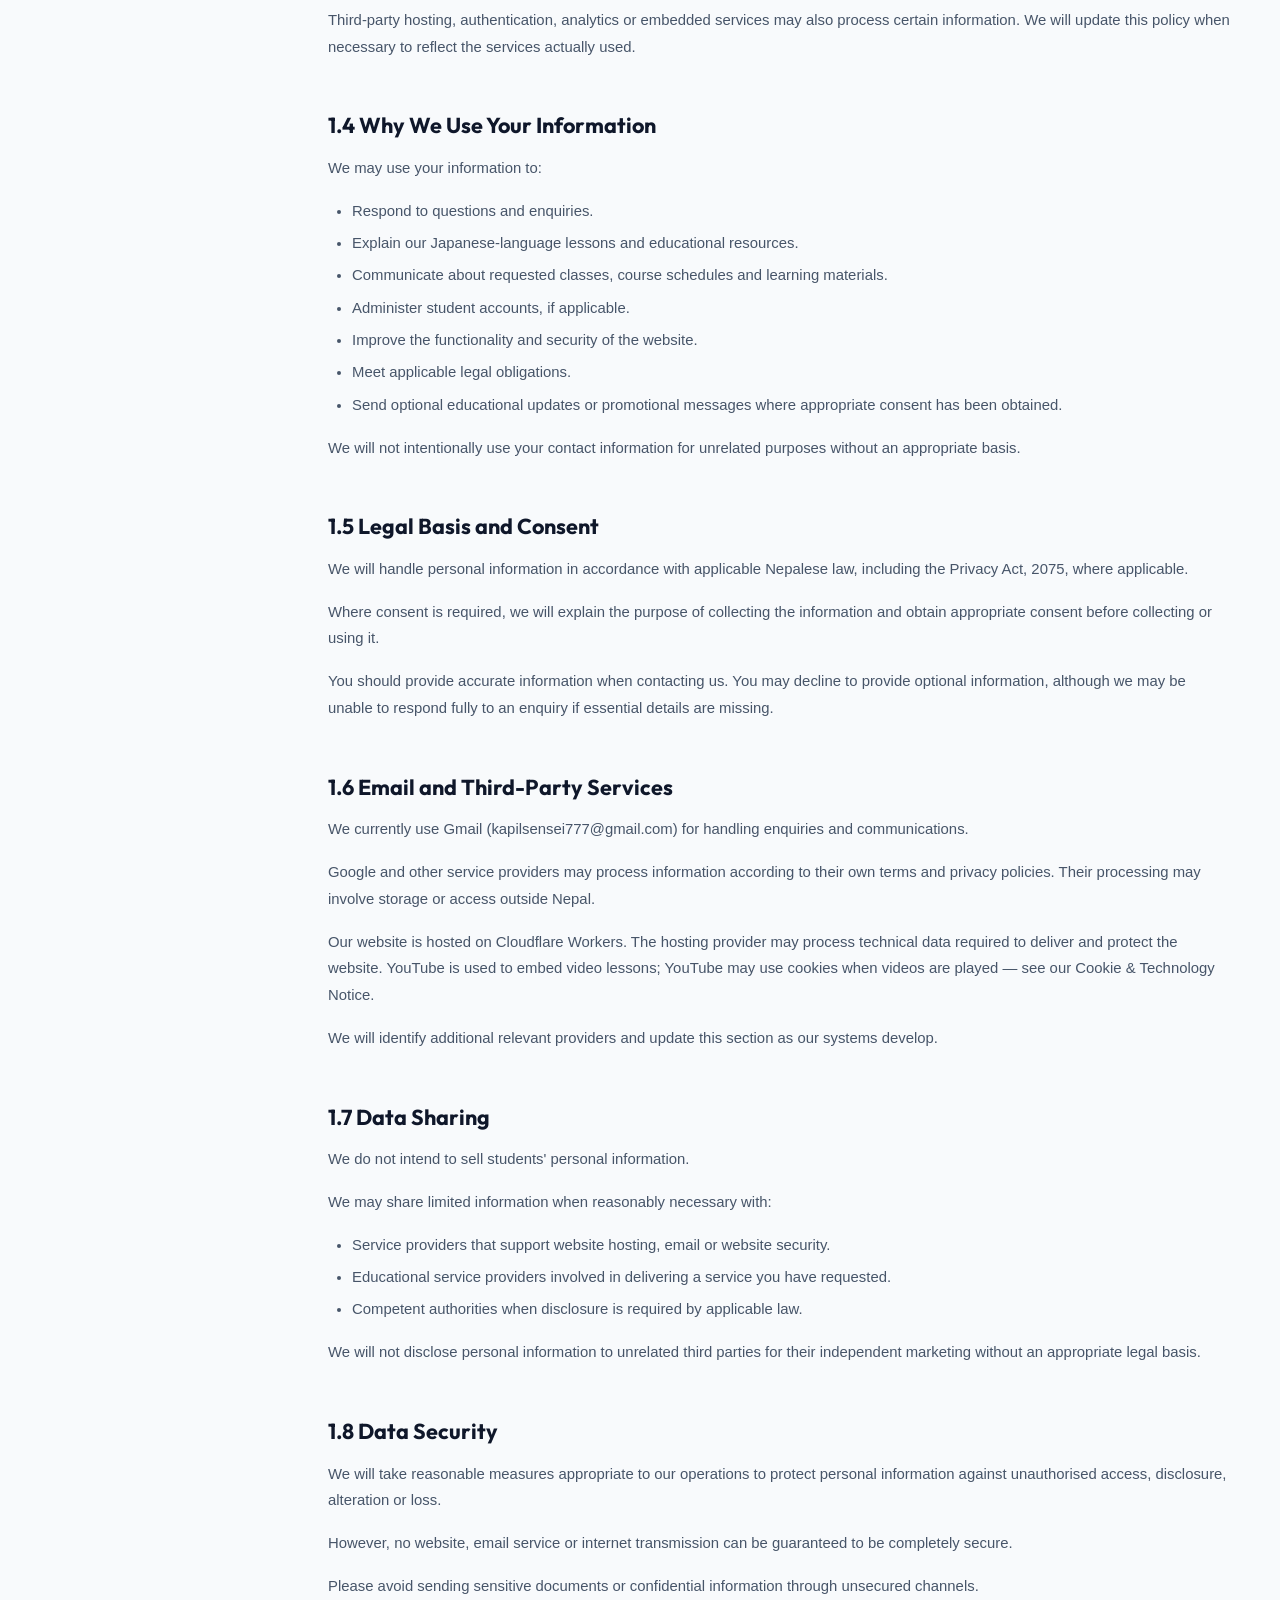
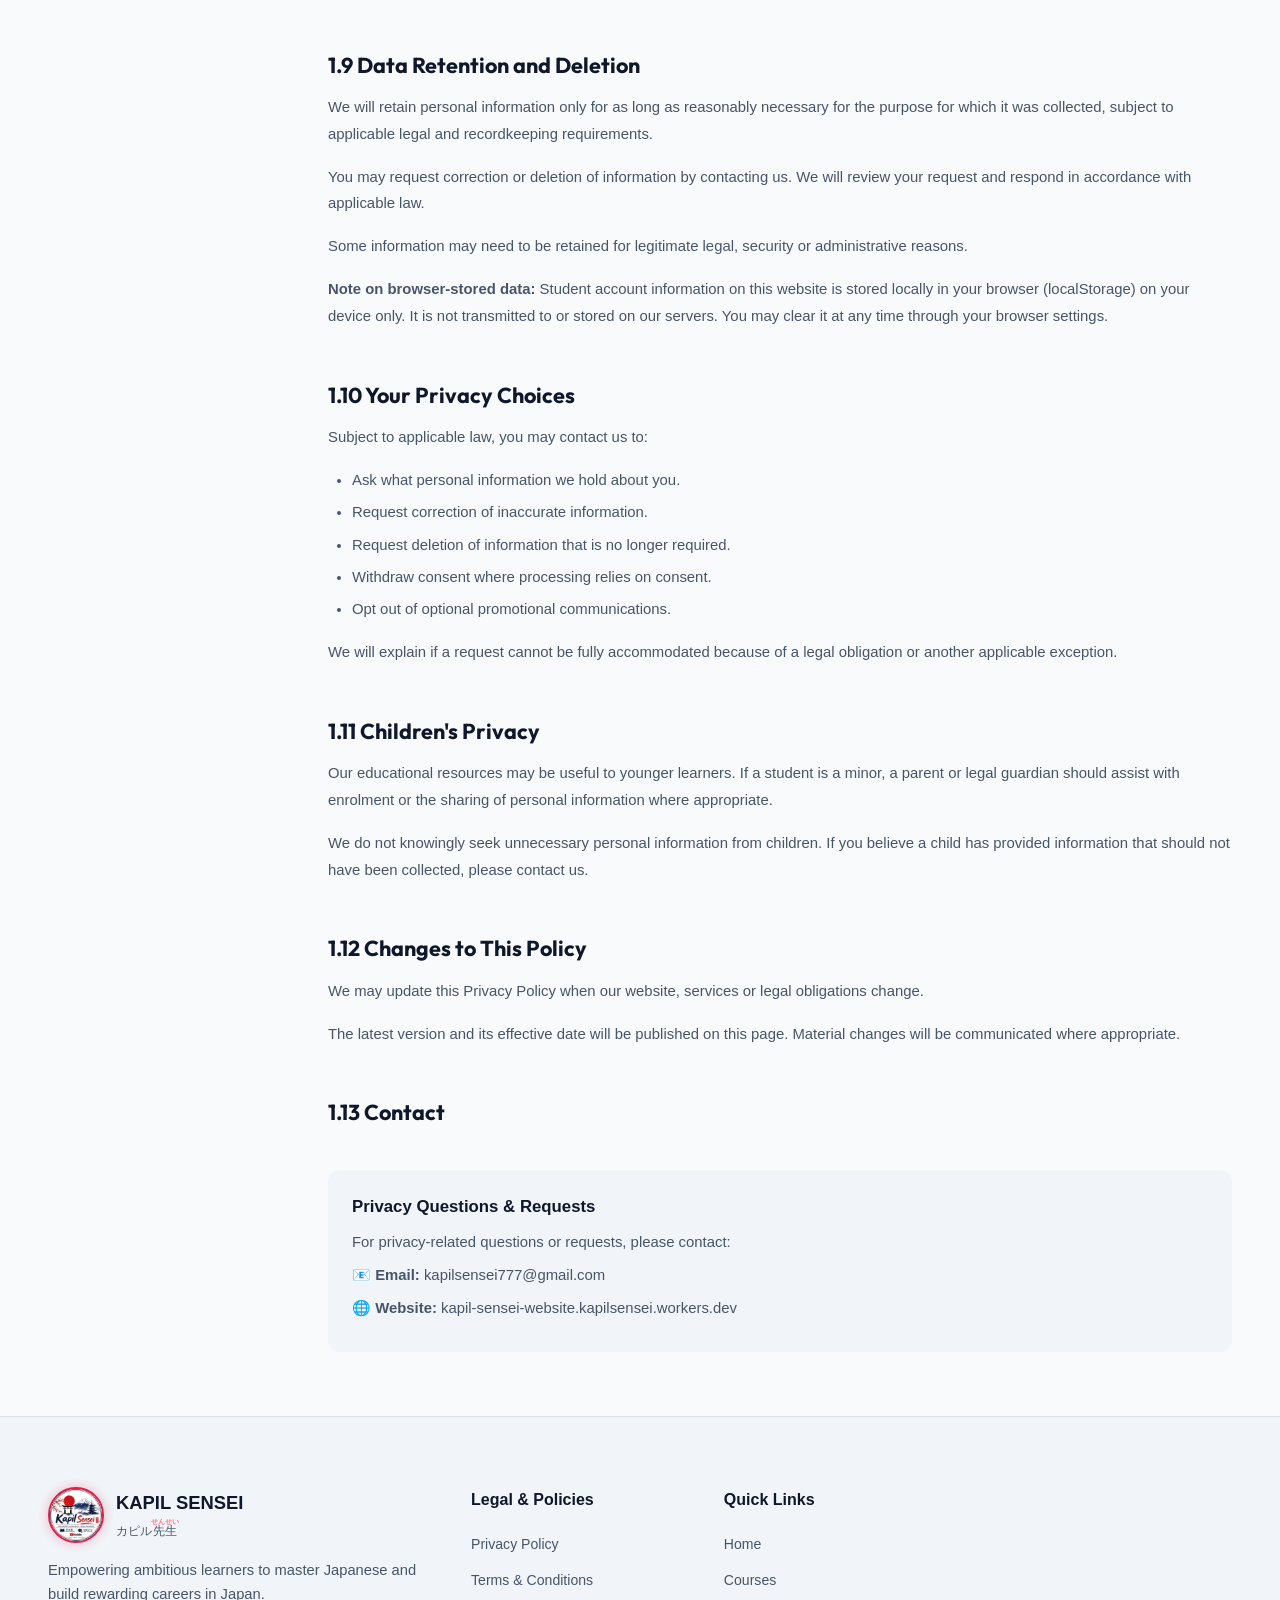
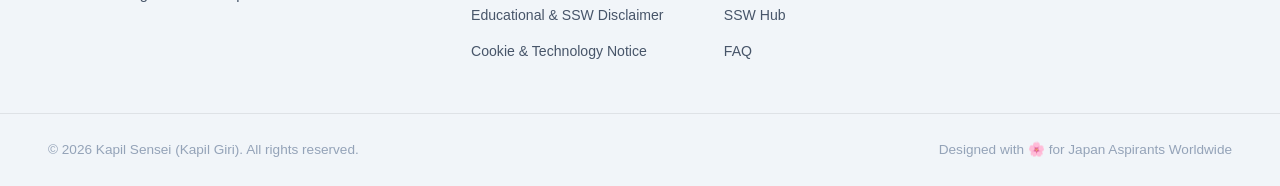
<file: privacy-policy/index.html>
<!DOCTYPE html>
<html lang="en">
<head>
  <meta charset="UTF-8" />
  <meta name="viewport" content="width=device-width, initial-scale=1.0" />
  <title>Privacy Policy — Kapil Sensei | Japanese Language Education</title>
  <meta name="description" content="Privacy Policy for Kapil Sensei — Japanese language education, JLPT and JFT-Basic preparation. How we handle your personal information." />
  <link rel="icon" href="../assets/logo.png" type="image/png" />
  <link rel="preconnect" href="https://fonts.googleapis.com" />
  <link rel="preconnect" href="https://fonts.gstatic.com" crossorigin />
  <link href="https://fonts.googleapis.com/css2?family=Inter:wght@300;400;500;600;700&family=Outfit:wght@400;600;700&display=swap" rel="stylesheet" />
  <link rel="stylesheet" href="../style.css" />
  <style>
    .policy-hero {
      background: linear-gradient(135deg, var(--bg-secondary) 0%, var(--bg-primary) 100%);
      border-bottom: 1px solid var(--border-color);
      padding: 3rem 0 2.5rem;
    }
    .policy-breadcrumb {
      display: flex;
      align-items: center;
      gap: 0.5rem;
      font-size: 0.82rem;
      color: var(--text-muted);
      margin-bottom: 1.25rem;
    }
    .policy-breadcrumb a { color: var(--accent-primary); text-decoration: none; }
    .policy-badge {
      display: inline-flex;
      align-items: center;
      gap: 0.4rem;
      background: rgba(139,92,246,0.12);
      border: 1px solid rgba(139,92,246,0.3);
      color: #a78bfa;
      font-size: 0.72rem;
      font-weight: 700;
      letter-spacing: 0.08em;
      text-transform: uppercase;
      padding: 0.3rem 0.75rem;
      border-radius: 999px;
      margin-bottom: 1rem;
    }
    .policy-title {
      font-family: 'Outfit', sans-serif;
      font-size: clamp(1.75rem, 4vw, 2.5rem);
      font-weight: 700;
      color: var(--text-primary);
      margin: 0 0 0.75rem;
    }
    .policy-meta-row {
      display: flex;
      flex-wrap: wrap;
      gap: 1.25rem;
      margin-top: 1rem;
    }
    .policy-meta-item {
      display: flex;
      align-items: center;
      gap: 0.4rem;
      font-size: 0.85rem;
      color: var(--text-secondary);
    }
    .policy-meta-item strong { color: var(--text-primary); font-weight: 600; }
    .policy-layout {
      display: grid;
      grid-template-columns: 240px 1fr;
      gap: 2.5rem;
      padding: 3rem 0 4rem;
      align-items: start;
    }
    @media (max-width: 768px) {
      .policy-layout { grid-template-columns: 1fr; }
      .policy-toc { display: none; }
    }
    .policy-toc {
      position: sticky;
      top: 90px;
      background: var(--bg-secondary);
      border: 1px solid var(--border-color);
      border-radius: 12px;
      padding: 1.25rem;
    }
    .policy-toc h4 {
      font-size: 0.78rem;
      font-weight: 700;
      letter-spacing: 0.08em;
      text-transform: uppercase;
      color: var(--text-muted);
      margin: 0 0 1rem;
    }
    .policy-toc-list { list-style: none; padding: 0; margin: 0; }
    .policy-toc-list li { margin-bottom: 0.3rem; }
    .policy-toc-list a {
      display: block;
      font-size: 0.82rem;
      color: var(--text-secondary);
      text-decoration: none;
      padding: 0.3rem 0.5rem;
      border-radius: 6px;
      transition: background 0.2s, color 0.2s;
    }
    .policy-toc-list a:hover { background: rgba(139,92,246,0.1); color: var(--accent-primary); }
    .policy-article h2 {
      font-family: 'Outfit', sans-serif;
      font-size: 1.35rem;
      font-weight: 700;
      color: var(--text-primary);
      margin: 2.5rem 0 0.75rem;
      padding-top: 0.5rem;
      border-top: 1px solid var(--border-color);
    }
    .policy-article h2:first-of-type { margin-top: 0; border-top: none; padding-top: 0; }
    .policy-article h3 { font-size: 1.05rem; font-weight: 600; color: var(--text-primary); margin: 1.5rem 0 0.5rem; }
    .policy-article p { color: var(--text-secondary); line-height: 1.8; margin-bottom: 1rem; font-size: 0.93rem; }
    .policy-article ul { color: var(--text-secondary); line-height: 1.8; font-size: 0.93rem; padding-left: 1.5rem; margin-bottom: 1rem; }
    .policy-article li { margin-bottom: 0.35rem; }
    .policy-article a { color: var(--accent-primary); text-decoration: none; }
    .policy-article a:hover { text-decoration: underline; }
    .policy-notice-box {
      background: rgba(139,92,246,0.07);
      border: 1px solid rgba(139,92,246,0.25);
      border-radius: 10px;
      padding: 1rem 1.25rem;
      margin: 0 0 2rem;
    }
    .policy-notice-box p { margin: 0; font-size: 0.88rem; color: var(--text-secondary); }
    .policy-contact-card {
      background: var(--bg-secondary);
      border: 1px solid var(--border-color);
      border-radius: 12px;
      padding: 1.5rem;
      margin-top: 2.5rem;
    }
    .policy-contact-card h3 { margin-top: 0; }
    .policy-contact-card p { margin-bottom: 0.4rem; }
  </style>
</head>
<body class="dark-mode">
  <header class="navbar" id="navbar" role="banner">
    <div class="container nav-container">
      <a href="../" class="nav-logo" aria-label="Kapil Sensei Homepage">
        <img src="../assets/logo.png" alt="Kapil Sensei Logo" class="nav-logo-img" />
        <div class="nav-logo-text">
          <span class="nav-brand">KAPIL SENSEI</span>
          <span class="nav-brand-sub">カピル先生</span>
        </div>
      </a>
      <nav class="nav-links" aria-label="Main navigation">
        <a href="../#courses" class="nav-link">Courses</a>
        <a href="../#faq" class="nav-link">FAQ</a>
        <a href="../" class="btn btn-primary nav-cta">← Back to Home</a>
      </nav>
    </div>
  </header>

  <main id="main-content">
    <div class="policy-hero">
      <div class="container">
        <nav class="policy-breadcrumb" aria-label="Breadcrumb">
          <a href="../">Home</a>
          <span>›</span>
          <span>Privacy Policy</span>
        </nav>
        <div class="policy-badge">🔒 Legal Document</div>
        <h1 class="policy-title">Privacy Policy</h1>
        <div class="policy-meta-row">
          <div class="policy-meta-item">📅 <strong>Last updated:</strong> 24 October 2026</div>
          <div class="policy-meta-item">📋 <strong>Version:</strong> 1.0</div>
          <div class="policy-meta-item">🌐 <strong>Operator:</strong> Kapil Giri (Individual Educator)</div>
        </div>
      </div>
    </div>

    <div class="container">
      <div class="policy-layout">
        <aside class="policy-toc" aria-label="Table of Contents">
          <h4>On This Page</h4>
          <ul class="policy-toc-list">
            <li><a href="#intro">1.1 Introduction</a></li>
            <li><a href="#collect">1.2 Information We Collect</a></li>
            <li><a href="#how-collect">1.3 How We Collect</a></li>
            <li><a href="#use">1.4 How We Use It</a></li>
            <li><a href="#legal-basis">1.5 Legal Basis</a></li>
            <li><a href="#email-services">1.6 Email &amp; Services</a></li>
            <li><a href="#sharing">1.7 Data Sharing</a></li>
            <li><a href="#security">1.8 Data Security</a></li>
            <li><a href="#retention">1.9 Retention &amp; Deletion</a></li>
            <li><a href="#choices">1.10 Your Choices</a></li>
            <li><a href="#children">1.11 Children's Privacy</a></li>
            <li><a href="#changes">1.12 Changes</a></li>
            <li><a href="#contact-pp">1.13 Contact</a></li>
          </ul>
        </aside>

        <article class="policy-article">
          <div class="policy-notice-box">
            <p><strong>Important:</strong> Kapil Sensei is operated by <strong>Kapil Giri</strong>, an individual educator. The establishment of a formally registered educational institute is planned. This policy reflects current operations as of 24 October 2026.</p>
          </div>

          <h2 id="intro">1.1 Introduction</h2>
          <p>Welcome to Kapil Sensei.</p>
          <p>Kapil Sensei provides Japanese-language educational resources, JLPT and JFT-Basic preparation, and learning guidance relating to Japan's Specified Skilled Worker (SSW or 特定技能) programmes.</p>
          <p>We respect the privacy of visitors, students and people who contact us. This Privacy Policy explains what personal information we may collect, why we use it, how we handle it, and what choices may be available to you.</p>
          <p>Kapil Sensei is currently operated by an individual educator. The establishment of a formally registered educational institute is planned.</p>

          <h2 id="collect">1.2 Information We May Collect</h2>
          <p>Depending on the features you use, we may collect the following information:</p>
          <ul>
            <li><strong>Contact information:</strong> Your name, email address and telephone number when you contact us or request information about lessons.</li>
            <li><strong>Enquiry information:</strong> The questions, messages and educational interests you share with us.</li>
            <li><strong>Learning information:</strong> Course preferences, lesson-related communications and progress information, if these features are introduced.</li>
            <li><strong>Technical information:</strong> Limited information such as browser type, device information, IP address and access logs, where collected by our website hosting provider or other technical services.</li>
            <li><strong>Account information:</strong> Information processed by authentication or login services, if student accounts are enabled.</li>
          </ul>
          <p>Please do not send passwords, passport copies, citizenship documents, financial account details or other sensitive information through ordinary email unless there is a legitimate need and an appropriate secure process has been established.</p>

          <h2 id="how-collect">1.3 How We Collect Information</h2>
          <p>Information may be collected when you:</p>
          <ul>
            <li>Submit an enquiry or contact form.</li>
            <li>Email us directly or communicate through Gmail.</li>
            <li>Request information about Japanese lessons or future courses.</li>
            <li>Register for an account, if registration is available.</li>
            <li>Interact with website features that process technical information.</li>
          </ul>
          <p>Third-party hosting, authentication, analytics or embedded services may also process certain information. We will update this policy when necessary to reflect the services actually used.</p>

          <h2 id="use">1.4 Why We Use Your Information</h2>
          <p>We may use your information to:</p>
          <ul>
            <li>Respond to questions and enquiries.</li>
            <li>Explain our Japanese-language lessons and educational resources.</li>
            <li>Communicate about requested classes, course schedules and learning materials.</li>
            <li>Administer student accounts, if applicable.</li>
            <li>Improve the functionality and security of the website.</li>
            <li>Meet applicable legal obligations.</li>
            <li>Send optional educational updates or promotional messages where appropriate consent has been obtained.</li>
          </ul>
          <p>We will not intentionally use your contact information for unrelated purposes without an appropriate basis.</p>

          <h2 id="legal-basis">1.5 Legal Basis and Consent</h2>
          <p>We will handle personal information in accordance with applicable Nepalese law, including the Privacy Act, 2075, where applicable.</p>
          <p>Where consent is required, we will explain the purpose of collecting the information and obtain appropriate consent before collecting or using it.</p>
          <p>You should provide accurate information when contacting us. You may decline to provide optional information, although we may be unable to respond fully to an enquiry if essential details are missing.</p>

          <h2 id="email-services">1.6 Email and Third-Party Services</h2>
          <p>We currently use Gmail (<a href="mailto:kapilsensei777@gmail.com">kapilsensei777@gmail.com</a>) for handling enquiries and communications.</p>
          <p>Google and other service providers may process information according to their own terms and privacy policies. Their processing may involve storage or access outside Nepal.</p>
          <p>Our website is hosted on Cloudflare Workers. The hosting provider may process technical data required to deliver and protect the website. YouTube is used to embed video lessons; YouTube may use cookies when videos are played — see our <a href="../cookie-policy/">Cookie &amp; Technology Notice</a>.</p>
          <p>We will identify additional relevant providers and update this section as our systems develop.</p>

          <h2 id="sharing">1.7 Data Sharing</h2>
          <p>We do not intend to sell students' personal information.</p>
          <p>We may share limited information when reasonably necessary with:</p>
          <ul>
            <li>Service providers that support website hosting, email or website security.</li>
            <li>Educational service providers involved in delivering a service you have requested.</li>
            <li>Competent authorities when disclosure is required by applicable law.</li>
          </ul>
          <p>We will not disclose personal information to unrelated third parties for their independent marketing without an appropriate legal basis.</p>

          <h2 id="security">1.8 Data Security</h2>
          <p>We will take reasonable measures appropriate to our operations to protect personal information against unauthorised access, disclosure, alteration or loss.</p>
          <p>However, no website, email service or internet transmission can be guaranteed to be completely secure.</p>
          <p>Please avoid sending sensitive documents or confidential information through unsecured channels.</p>

          <h2 id="retention">1.9 Data Retention and Deletion</h2>
          <p>We will retain personal information only for as long as reasonably necessary for the purpose for which it was collected, subject to applicable legal and recordkeeping requirements.</p>
          <p>You may request correction or deletion of information by contacting us. We will review your request and respond in accordance with applicable law.</p>
          <p>Some information may need to be retained for legitimate legal, security or administrative reasons.</p>
          <p><strong>Note on browser-stored data:</strong> Student account information on this website is stored locally in your browser (localStorage) on your device only. It is not transmitted to or stored on our servers. You may clear it at any time through your browser settings.</p>

          <h2 id="choices">1.10 Your Privacy Choices</h2>
          <p>Subject to applicable law, you may contact us to:</p>
          <ul>
            <li>Ask what personal information we hold about you.</li>
            <li>Request correction of inaccurate information.</li>
            <li>Request deletion of information that is no longer required.</li>
            <li>Withdraw consent where processing relies on consent.</li>
            <li>Opt out of optional promotional communications.</li>
          </ul>
          <p>We will explain if a request cannot be fully accommodated because of a legal obligation or another applicable exception.</p>

          <h2 id="children">1.11 Children's Privacy</h2>
          <p>Our educational resources may be useful to younger learners. If a student is a minor, a parent or legal guardian should assist with enrolment or the sharing of personal information where appropriate.</p>
          <p>We do not knowingly seek unnecessary personal information from children. If you believe a child has provided information that should not have been collected, please contact us.</p>

          <h2 id="changes">1.12 Changes to This Policy</h2>
          <p>We may update this Privacy Policy when our website, services or legal obligations change.</p>
          <p>The latest version and its effective date will be published on this page. Material changes will be communicated where appropriate.</p>

          <h2 id="contact-pp">1.13 Contact</h2>
          <div class="policy-contact-card">
            <h3>Privacy Questions &amp; Requests</h3>
            <p>For privacy-related questions or requests, please contact:</p>
            <p>📧 <strong>Email:</strong> <a href="mailto:kapilsensei777@gmail.com">kapilsensei777@gmail.com</a></p>
            <p>🌐 <strong>Website:</strong> <a href="https://kapil-sensei-website.kapilsensei.workers.dev/" target="_blank" rel="noopener">kapil-sensei-website.kapilsensei.workers.dev</a></p>
          </div>
        </article>
      </div>
    </div>
  </main>

  <footer class="footer">
    <div class="container footer-container">
      <div class="footer-col brand-col">
        <div class="footer-logo">
          <img src="../assets/logo.png" alt="Kapil Sensei Logo" class="footer-avatar" />
          <div>
            <span class="footer-brand-title">KAPIL SENSEI</span>
            <span class="footer-brand-sub">カピル<ruby>先生<rt>せんせい</rt></ruby></span>
          </div>
        </div>
        <p class="footer-tagline">Empowering ambitious learners to master Japanese and build rewarding careers in Japan.</p>
      </div>
      <div class="footer-col">
        <h4 class="footer-heading">Legal &amp; Policies</h4>
        <ul class="footer-links">
          <li><a href="../privacy-policy/">Privacy Policy</a></li>
          <li><a href="../terms-and-conditions/">Terms &amp; Conditions</a></li>
          <li><a href="../disclaimer/">Educational &amp; SSW Disclaimer</a></li>
          <li><a href="../cookie-policy/">Cookie &amp; Technology Notice</a></li>
        </ul>
      </div>
      <div class="footer-col">
        <h4 class="footer-heading">Quick Links</h4>
        <ul class="footer-links">
          <li><a href="../">Home</a></li>
          <li><a href="../#courses">Courses</a></li>
          <li><a href="../#ssw-hub">SSW Hub</a></li>
          <li><a href="../#faq">FAQ</a></li>
        </ul>
      </div>
    </div>
    <div class="footer-bottom">
      <div class="container footer-bottom-container">
        <p>&copy; 2026 Kapil Sensei (Kapil Giri). All rights reserved.</p>
        <p class="footer-built">Designed with 🌸 for Japan Aspirants Worldwide</p>
      </div>
    </div>
  </footer>
  <script src="../app.js"></script>
</body>
</html>
</file>
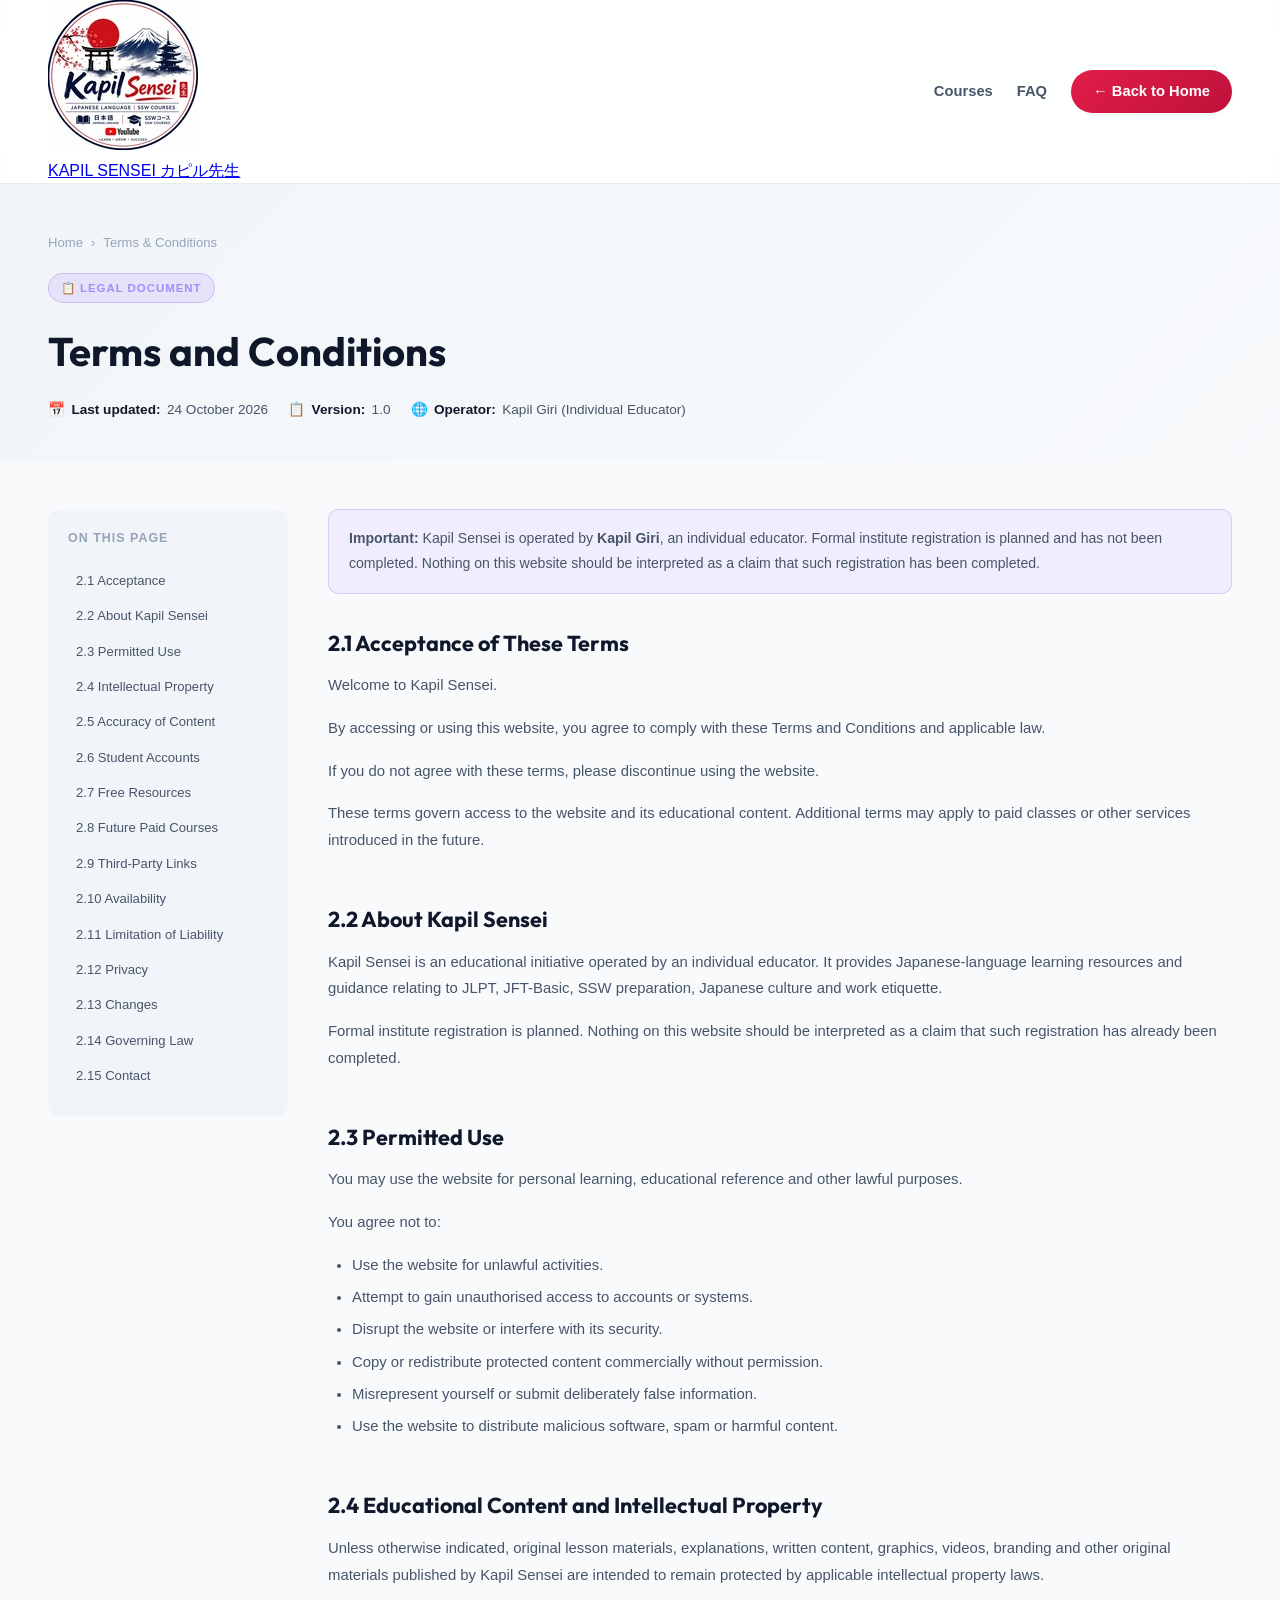
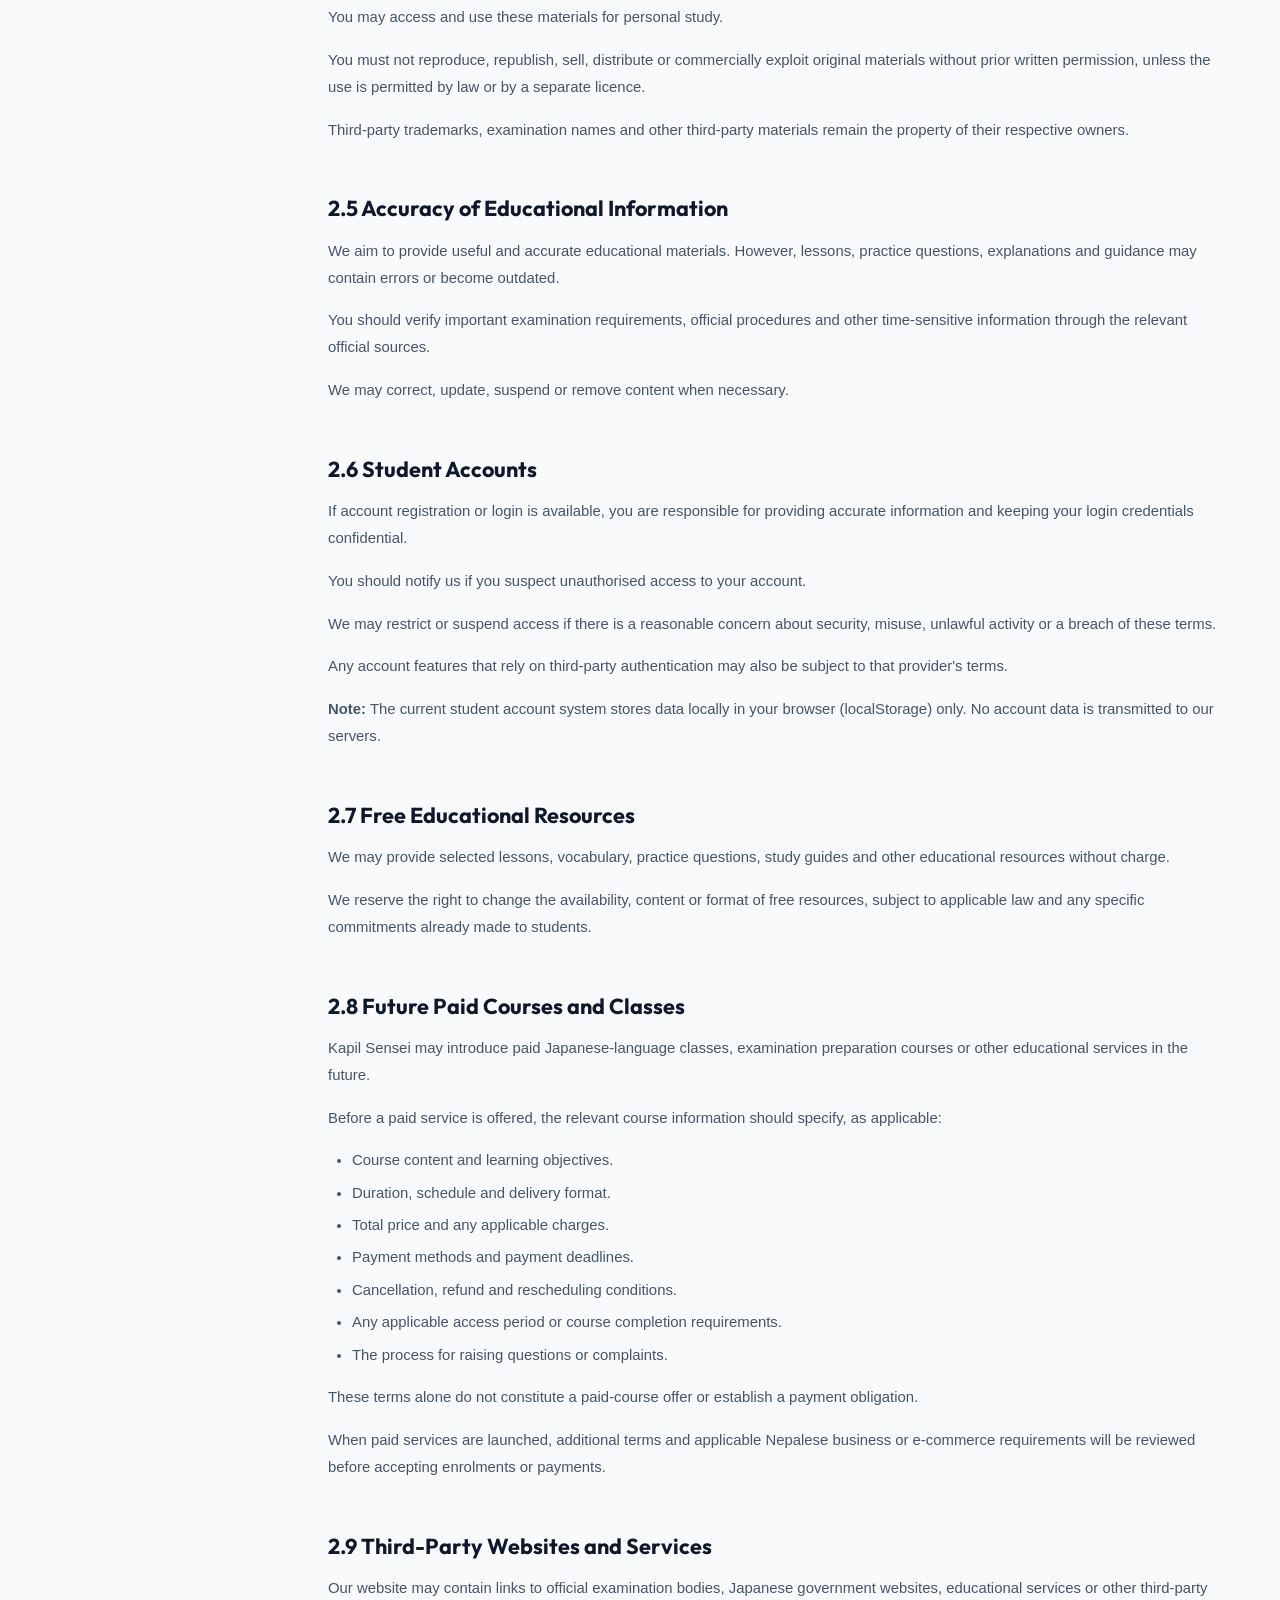
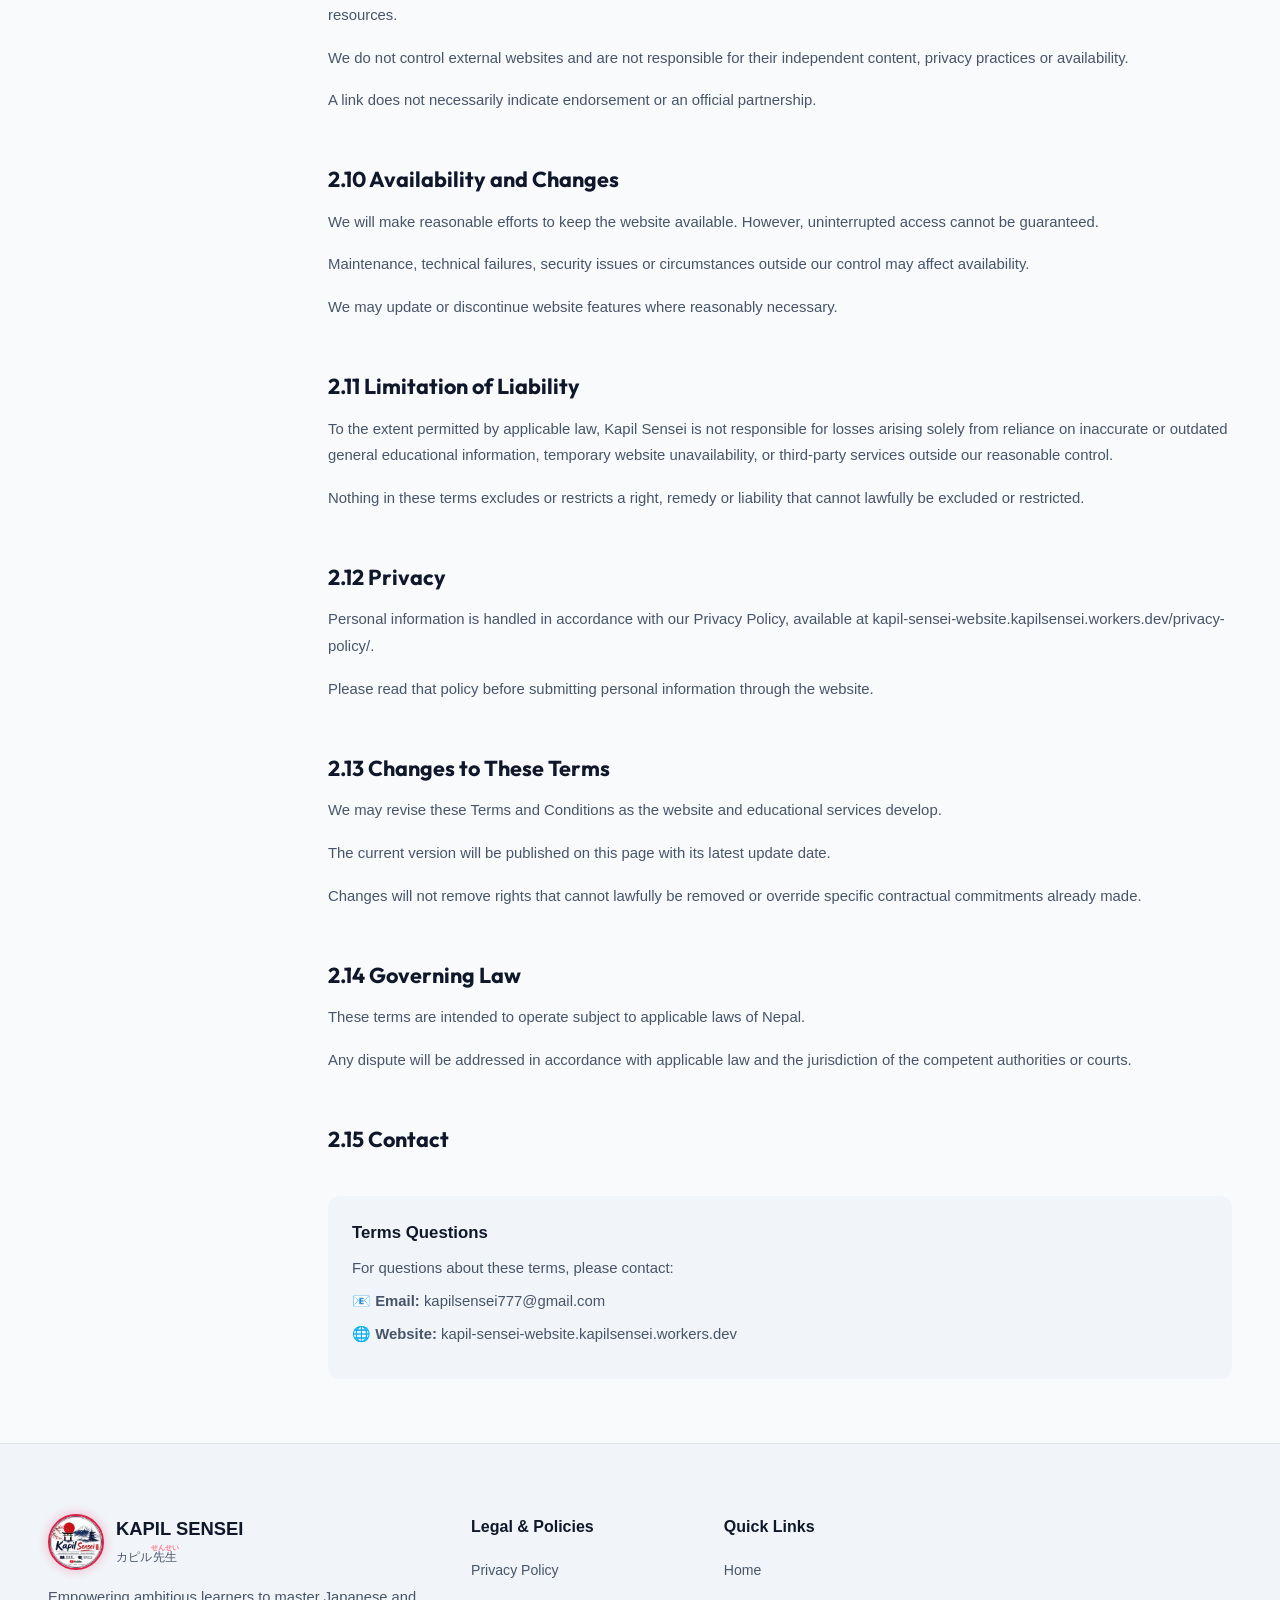
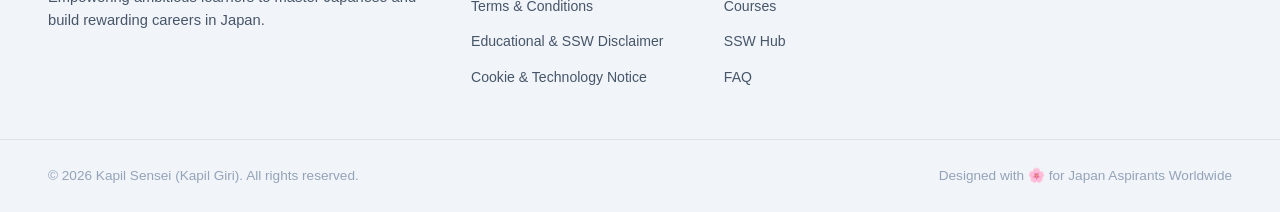
<file: terms-and-conditions/index.html>
<!DOCTYPE html>
<html lang="en">
<head>
  <meta charset="UTF-8" />
  <meta name="viewport" content="width=device-width, initial-scale=1.0" />
  <title>Terms &amp; Conditions — Kapil Sensei | Japanese Language Education</title>
  <meta name="description" content="Terms and Conditions for Kapil Sensei — governing use of this Japanese education website and its resources." />
  <link rel="icon" href="../assets/logo.png" type="image/png" />
  <link rel="preconnect" href="https://fonts.googleapis.com" />
  <link rel="preconnect" href="https://fonts.gstatic.com" crossorigin />
  <link href="https://fonts.googleapis.com/css2?family=Inter:wght@300;400;500;600;700&family=Outfit:wght@400;600;700&display=swap" rel="stylesheet" />
  <link rel="stylesheet" href="../style.css" />
  <style>
    .policy-hero { background: linear-gradient(135deg, var(--bg-secondary) 0%, var(--bg-primary) 100%); border-bottom: 1px solid var(--border-color); padding: 3rem 0 2.5rem; }
    .policy-breadcrumb { display: flex; align-items: center; gap: 0.5rem; font-size: 0.82rem; color: var(--text-muted); margin-bottom: 1.25rem; }
    .policy-breadcrumb a { color: var(--accent-primary); text-decoration: none; }
    .policy-badge { display: inline-flex; align-items: center; gap: 0.4rem; background: rgba(139,92,246,0.12); border: 1px solid rgba(139,92,246,0.3); color: #a78bfa; font-size: 0.72rem; font-weight: 700; letter-spacing: 0.08em; text-transform: uppercase; padding: 0.3rem 0.75rem; border-radius: 999px; margin-bottom: 1rem; }
    .policy-title { font-family: 'Outfit', sans-serif; font-size: clamp(1.75rem, 4vw, 2.5rem); font-weight: 700; color: var(--text-primary); margin: 0 0 0.75rem; }
    .policy-meta-row { display: flex; flex-wrap: wrap; gap: 1.25rem; margin-top: 1rem; }
    .policy-meta-item { display: flex; align-items: center; gap: 0.4rem; font-size: 0.85rem; color: var(--text-secondary); }
    .policy-meta-item strong { color: var(--text-primary); font-weight: 600; }
    .policy-layout { display: grid; grid-template-columns: 240px 1fr; gap: 2.5rem; padding: 3rem 0 4rem; align-items: start; }
    @media (max-width: 768px) { .policy-layout { grid-template-columns: 1fr; } .policy-toc { display: none; } }
    .policy-toc { position: sticky; top: 90px; background: var(--bg-secondary); border: 1px solid var(--border-color); border-radius: 12px; padding: 1.25rem; }
    .policy-toc h4 { font-size: 0.78rem; font-weight: 700; letter-spacing: 0.08em; text-transform: uppercase; color: var(--text-muted); margin: 0 0 1rem; }
    .policy-toc-list { list-style: none; padding: 0; margin: 0; }
    .policy-toc-list li { margin-bottom: 0.3rem; }
    .policy-toc-list a { display: block; font-size: 0.82rem; color: var(--text-secondary); text-decoration: none; padding: 0.3rem 0.5rem; border-radius: 6px; transition: background 0.2s, color 0.2s; }
    .policy-toc-list a:hover { background: rgba(139,92,246,0.1); color: var(--accent-primary); }
    .policy-article h2 { font-family: 'Outfit', sans-serif; font-size: 1.35rem; font-weight: 700; color: var(--text-primary); margin: 2.5rem 0 0.75rem; padding-top: 0.5rem; border-top: 1px solid var(--border-color); }
    .policy-article h2:first-of-type { margin-top: 0; border-top: none; padding-top: 0; }
    .policy-article h3 { font-size: 1.05rem; font-weight: 600; color: var(--text-primary); margin: 1.5rem 0 0.5rem; }
    .policy-article p { color: var(--text-secondary); line-height: 1.8; margin-bottom: 1rem; font-size: 0.93rem; }
    .policy-article ul { color: var(--text-secondary); line-height: 1.8; font-size: 0.93rem; padding-left: 1.5rem; margin-bottom: 1rem; }
    .policy-article li { margin-bottom: 0.35rem; }
    .policy-article a { color: var(--accent-primary); text-decoration: none; }
    .policy-article a:hover { text-decoration: underline; }
    .policy-notice-box { background: rgba(139,92,246,0.07); border: 1px solid rgba(139,92,246,0.25); border-radius: 10px; padding: 1rem 1.25rem; margin: 0 0 2rem; }
    .policy-notice-box p { margin: 0; font-size: 0.88rem; color: var(--text-secondary); }
    .policy-contact-card { background: var(--bg-secondary); border: 1px solid var(--border-color); border-radius: 12px; padding: 1.5rem; margin-top: 2.5rem; }
    .policy-contact-card h3 { margin-top: 0; }
    .policy-contact-card p { margin-bottom: 0.4rem; }
  </style>
</head>
<body class="dark-mode">
  <header class="navbar" id="navbar" role="banner">
    <div class="container nav-container">
      <a href="../" class="nav-logo" aria-label="Kapil Sensei Homepage">
        <img src="../assets/logo.png" alt="Kapil Sensei Logo" class="nav-logo-img" />
        <div class="nav-logo-text">
          <span class="nav-brand">KAPIL SENSEI</span>
          <span class="nav-brand-sub">カピル先生</span>
        </div>
      </a>
      <nav class="nav-links" aria-label="Main navigation">
        <a href="../#courses" class="nav-link">Courses</a>
        <a href="../#faq" class="nav-link">FAQ</a>
        <a href="../" class="btn btn-primary nav-cta">← Back to Home</a>
      </nav>
    </div>
  </header>

  <main id="main-content">
    <div class="policy-hero">
      <div class="container">
        <nav class="policy-breadcrumb" aria-label="Breadcrumb">
          <a href="../">Home</a>
          <span>›</span>
          <span>Terms &amp; Conditions</span>
        </nav>
        <div class="policy-badge">📋 Legal Document</div>
        <h1 class="policy-title">Terms and Conditions</h1>
        <div class="policy-meta-row">
          <div class="policy-meta-item">📅 <strong>Last updated:</strong> 24 October 2026</div>
          <div class="policy-meta-item">📋 <strong>Version:</strong> 1.0</div>
          <div class="policy-meta-item">🌐 <strong>Operator:</strong> Kapil Giri (Individual Educator)</div>
        </div>
      </div>
    </div>

    <div class="container">
      <div class="policy-layout">
        <aside class="policy-toc" aria-label="Table of Contents">
          <h4>On This Page</h4>
          <ul class="policy-toc-list">
            <li><a href="#acceptance">2.1 Acceptance</a></li>
            <li><a href="#about">2.2 About Kapil Sensei</a></li>
            <li><a href="#permitted">2.3 Permitted Use</a></li>
            <li><a href="#ip">2.4 Intellectual Property</a></li>
            <li><a href="#accuracy">2.5 Accuracy of Content</a></li>
            <li><a href="#accounts">2.6 Student Accounts</a></li>
            <li><a href="#free">2.7 Free Resources</a></li>
            <li><a href="#paid">2.8 Future Paid Courses</a></li>
            <li><a href="#third-party">2.9 Third-Party Links</a></li>
            <li><a href="#availability">2.10 Availability</a></li>
            <li><a href="#liability">2.11 Limitation of Liability</a></li>
            <li><a href="#privacy-tc">2.12 Privacy</a></li>
            <li><a href="#changes-tc">2.13 Changes</a></li>
            <li><a href="#law">2.14 Governing Law</a></li>
            <li><a href="#contact-tc">2.15 Contact</a></li>
          </ul>
        </aside>

        <article class="policy-article">
          <div class="policy-notice-box">
            <p><strong>Important:</strong> Kapil Sensei is operated by <strong>Kapil Giri</strong>, an individual educator. Formal institute registration is planned and has not been completed. Nothing on this website should be interpreted as a claim that such registration has been completed.</p>
          </div>

          <h2 id="acceptance">2.1 Acceptance of These Terms</h2>
          <p>Welcome to Kapil Sensei.</p>
          <p>By accessing or using this website, you agree to comply with these Terms and Conditions and applicable law.</p>
          <p>If you do not agree with these terms, please discontinue using the website.</p>
          <p>These terms govern access to the website and its educational content. Additional terms may apply to paid classes or other services introduced in the future.</p>

          <h2 id="about">2.2 About Kapil Sensei</h2>
          <p>Kapil Sensei is an educational initiative operated by an individual educator. It provides Japanese-language learning resources and guidance relating to JLPT, JFT-Basic, SSW preparation, Japanese culture and work etiquette.</p>
          <p>Formal institute registration is planned. Nothing on this website should be interpreted as a claim that such registration has already been completed.</p>

          <h2 id="permitted">2.3 Permitted Use</h2>
          <p>You may use the website for personal learning, educational reference and other lawful purposes.</p>
          <p>You agree not to:</p>
          <ul>
            <li>Use the website for unlawful activities.</li>
            <li>Attempt to gain unauthorised access to accounts or systems.</li>
            <li>Disrupt the website or interfere with its security.</li>
            <li>Copy or redistribute protected content commercially without permission.</li>
            <li>Misrepresent yourself or submit deliberately false information.</li>
            <li>Use the website to distribute malicious software, spam or harmful content.</li>
          </ul>

          <h2 id="ip">2.4 Educational Content and Intellectual Property</h2>
          <p>Unless otherwise indicated, original lesson materials, explanations, written content, graphics, videos, branding and other original materials published by Kapil Sensei are intended to remain protected by applicable intellectual property laws.</p>
          <p>You may access and use these materials for personal study.</p>
          <p>You must not reproduce, republish, sell, distribute or commercially exploit original materials without prior written permission, unless the use is permitted by law or by a separate licence.</p>
          <p>Third-party trademarks, examination names and other third-party materials remain the property of their respective owners.</p>

          <h2 id="accuracy">2.5 Accuracy of Educational Information</h2>
          <p>We aim to provide useful and accurate educational materials. However, lessons, practice questions, explanations and guidance may contain errors or become outdated.</p>
          <p>You should verify important examination requirements, official procedures and other time-sensitive information through the relevant official sources.</p>
          <p>We may correct, update, suspend or remove content when necessary.</p>

          <h2 id="accounts">2.6 Student Accounts</h2>
          <p>If account registration or login is available, you are responsible for providing accurate information and keeping your login credentials confidential.</p>
          <p>You should notify us if you suspect unauthorised access to your account.</p>
          <p>We may restrict or suspend access if there is a reasonable concern about security, misuse, unlawful activity or a breach of these terms.</p>
          <p>Any account features that rely on third-party authentication may also be subject to that provider's terms.</p>
          <p><strong>Note:</strong> The current student account system stores data locally in your browser (localStorage) only. No account data is transmitted to our servers.</p>

          <h2 id="free">2.7 Free Educational Resources</h2>
          <p>We may provide selected lessons, vocabulary, practice questions, study guides and other educational resources without charge.</p>
          <p>We reserve the right to change the availability, content or format of free resources, subject to applicable law and any specific commitments already made to students.</p>

          <h2 id="paid">2.8 Future Paid Courses and Classes</h2>
          <p>Kapil Sensei may introduce paid Japanese-language classes, examination preparation courses or other educational services in the future.</p>
          <p>Before a paid service is offered, the relevant course information should specify, as applicable:</p>
          <ul>
            <li>Course content and learning objectives.</li>
            <li>Duration, schedule and delivery format.</li>
            <li>Total price and any applicable charges.</li>
            <li>Payment methods and payment deadlines.</li>
            <li>Cancellation, refund and rescheduling conditions.</li>
            <li>Any applicable access period or course completion requirements.</li>
            <li>The process for raising questions or complaints.</li>
          </ul>
          <p>These terms alone do not constitute a paid-course offer or establish a payment obligation.</p>
          <p>When paid services are launched, additional terms and applicable Nepalese business or e-commerce requirements will be reviewed before accepting enrolments or payments.</p>

          <h2 id="third-party">2.9 Third-Party Websites and Services</h2>
          <p>Our website may contain links to official examination bodies, Japanese government websites, educational services or other third-party resources.</p>
          <p>We do not control external websites and are not responsible for their independent content, privacy practices or availability.</p>
          <p>A link does not necessarily indicate endorsement or an official partnership.</p>

          <h2 id="availability">2.10 Availability and Changes</h2>
          <p>We will make reasonable efforts to keep the website available. However, uninterrupted access cannot be guaranteed.</p>
          <p>Maintenance, technical failures, security issues or circumstances outside our control may affect availability.</p>
          <p>We may update or discontinue website features where reasonably necessary.</p>

          <h2 id="liability">2.11 Limitation of Liability</h2>
          <p>To the extent permitted by applicable law, Kapil Sensei is not responsible for losses arising solely from reliance on inaccurate or outdated general educational information, temporary website unavailability, or third-party services outside our reasonable control.</p>
          <p>Nothing in these terms excludes or restricts a right, remedy or liability that cannot lawfully be excluded or restricted.</p>

          <h2 id="privacy-tc">2.12 Privacy</h2>
          <p>Personal information is handled in accordance with our <a href="../privacy-policy/">Privacy Policy</a>, available at kapil-sensei-website.kapilsensei.workers.dev/privacy-policy/.</p>
          <p>Please read that policy before submitting personal information through the website.</p>

          <h2 id="changes-tc">2.13 Changes to These Terms</h2>
          <p>We may revise these Terms and Conditions as the website and educational services develop.</p>
          <p>The current version will be published on this page with its latest update date.</p>
          <p>Changes will not remove rights that cannot lawfully be removed or override specific contractual commitments already made.</p>

          <h2 id="law">2.14 Governing Law</h2>
          <p>These terms are intended to operate subject to applicable laws of Nepal.</p>
          <p>Any dispute will be addressed in accordance with applicable law and the jurisdiction of the competent authorities or courts.</p>

          <h2 id="contact-tc">2.15 Contact</h2>
          <div class="policy-contact-card">
            <h3>Terms Questions</h3>
            <p>For questions about these terms, please contact:</p>
            <p>📧 <strong>Email:</strong> <a href="mailto:kapilsensei777@gmail.com">kapilsensei777@gmail.com</a></p>
            <p>🌐 <strong>Website:</strong> <a href="https://kapil-sensei-website.kapilsensei.workers.dev/" target="_blank" rel="noopener">kapil-sensei-website.kapilsensei.workers.dev</a></p>
          </div>
        </article>
      </div>
    </div>
  </main>

  <footer class="footer">
    <div class="container footer-container">
      <div class="footer-col brand-col">
        <div class="footer-logo">
          <img src="../assets/logo.png" alt="Kapil Sensei Logo" class="footer-avatar" />
          <div>
            <span class="footer-brand-title">KAPIL SENSEI</span>
            <span class="footer-brand-sub">カピル<ruby>先生<rt>せんせい</rt></ruby></span>
          </div>
        </div>
        <p class="footer-tagline">Empowering ambitious learners to master Japanese and build rewarding careers in Japan.</p>
      </div>
      <div class="footer-col">
        <h4 class="footer-heading">Legal &amp; Policies</h4>
        <ul class="footer-links">
          <li><a href="../privacy-policy/">Privacy Policy</a></li>
          <li><a href="../terms-and-conditions/">Terms &amp; Conditions</a></li>
          <li><a href="../disclaimer/">Educational &amp; SSW Disclaimer</a></li>
          <li><a href="../cookie-policy/">Cookie &amp; Technology Notice</a></li>
        </ul>
      </div>
      <div class="footer-col">
        <h4 class="footer-heading">Quick Links</h4>
        <ul class="footer-links">
          <li><a href="../">Home</a></li>
          <li><a href="../#courses">Courses</a></li>
          <li><a href="../#ssw-hub">SSW Hub</a></li>
          <li><a href="../#faq">FAQ</a></li>
        </ul>
      </div>
    </div>
    <div class="footer-bottom">
      <div class="container footer-bottom-container">
        <p>&copy; 2026 Kapil Sensei (Kapil Giri). All rights reserved.</p>
        <p class="footer-built">Designed with 🌸 for Japan Aspirants Worldwide</p>
      </div>
    </div>
  </footer>
  <script src="../app.js"></script>
</body>
</html>
</file>
<file: style.css>
/* ===================================================================
   KAPIL SENSEI OFFICIAL WEBSITE - STYLESHEET
   Aesthetics: Modern Japanese Minimalist & Dark/Light Mode
   Colors: Tokyo Midnight, Sakura Pink, Electric Crimson, Gold Accents
   =================================================================== */

:root {
  /* Color Palette - Dark Theme Default */
  --bg-primary: #090d16;
  --bg-secondary: #0f172a;
  --bg-card: rgba(18, 24, 38, 0.75);
  --bg-card-hover: rgba(28, 36, 56, 0.85);
  --bg-glass: rgba(15, 23, 42, 0.8);
  
  --text-primary: #f8fafc;
  --text-secondary: #94a3b8;
  --text-muted: #64748b;
  
  --accent-crimson: #e11d48;
  --accent-crimson-hover: #be123c;
  --accent-sakura: #fb7185;
  --accent-sakura-light: #fbcfe8;
  --accent-gold: #fbbf24;
  --accent-cyan: #06b6d4;
  --accent-green: #10b981;

  --border-subtle: rgba(255, 255, 255, 0.08);
  --border-hover: rgba(244, 63, 94, 0.35);
  
  --shadow-sm: 0 4px 6px -1px rgba(0, 0, 0, 0.3);
  --shadow-md: 0 10px 25px -5px rgba(0, 0, 0, 0.5);
  --shadow-glow: 0 0 25px rgba(225, 29, 72, 0.35);

  --radius-sm: 8px;
  --radius-md: 14px;
  --radius-lg: 20px;
  --radius-full: 9999px;

  --transition-fast: 0.2s cubic-bezier(0.4, 0, 0.2, 1);
  --transition-normal: 0.35s cubic-bezier(0.4, 0, 0.2, 1);

  --font-main: 'Plus Jakarta Sans', -apple-system, BlinkMacSystemFont, sans-serif;
  --font-jp: 'Noto Sans JP', 'Hiragino Kaku Gothic ProN', sans-serif;
}

[data-theme="light"] {
  --bg-primary: #f8fafc;
  --bg-secondary: #f1f5f9;
  --bg-card: rgba(255, 255, 255, 0.88);
  --bg-card-hover: rgba(255, 255, 255, 0.98);
  --bg-glass: rgba(255, 255, 255, 0.85);

  --text-primary: #0f172a;
  --text-secondary: #475569;
  --text-muted: #94a3b8;

  --border-subtle: rgba(0, 0, 0, 0.08);
  --border-hover: rgba(225, 29, 72, 0.4);

  --shadow-sm: 0 2px 4px rgba(0, 0, 0, 0.04);
  --shadow-md: 0 10px 25px -5px rgba(15, 23, 42, 0.08);
  --shadow-glow: 0 0 25px rgba(225, 29, 72, 0.2);
}

/* Base & Reset */
* {
  margin: 0;
  padding: 0;
  box-sizing: border-box;
}

html {
  scroll-behavior: smooth;
  font-size: 16px;
}

body {
  font-family: var(--font-main);
  background-color: var(--bg-primary);
  color: var(--text-primary);
  line-height: 1.6;
  min-height: 100vh;
  overflow-x: hidden;
  position: relative;
  transition: background-color var(--transition-normal), color var(--transition-normal);
}

/* ===================================================================
   FURIGANA (RUBY / RT) TYPOGRAPHY STYLING
   Hiragana pronunciation guides positioned above difficult Kanji
   =================================================================== */
ruby {
  display: inline-ruby;
  ruby-align: center;
  ruby-position: over;
  line-height: 1.85;
  font-family: inherit;
  vertical-align: baseline;
}

rt {
  font-family: var(--font-jp);
  font-size: 0.52em;
  font-weight: 600;
  line-height: 1;
  text-align: center;
  color: var(--accent-sakura);
  user-select: none;
  letter-spacing: 0.03em;
  transform: translateY(-1px);
}

[data-theme="light"] rt {
  color: #be123c;
}

/* Furigana in Quiz Arena */
.quiz-question-title ruby {
  line-height: 2.1;
  margin: 0 1px;
}

.quiz-question-title rt {
  font-size: 0.48em;
  color: var(--accent-gold);
  font-weight: 700;
}

[data-theme="light"] .quiz-question-title rt {
  color: #b45309;
}

.quiz-option-btn ruby {
  line-height: 1.8;
  margin: 0 1px;
}

.quiz-option-btn rt {
  font-size: 0.54em;
  color: var(--accent-sakura);
  font-weight: 600;
}

[data-theme="light"] .quiz-option-btn rt {
  color: #be123c;
}

.quiz-explanation-box ruby {
  line-height: 1.85;
}

.quiz-explanation-box rt {
  color: var(--accent-sakura);
  font-weight: 600;
}

[data-theme="light"] .quiz-explanation-box rt {
  color: #be123c;
}

/* Furigana in Interactive Flashcards */
.card-japanese-main ruby {
  line-height: 1.35;
}

.card-japanese-main rt {
  font-size: 0.36em;
  font-weight: 700;
  letter-spacing: 0.08em;
  color: var(--accent-sakura);
}

.example-jp ruby {
  line-height: 1.95;
}

.example-jp rt {
  font-size: 0.55em;
  color: var(--accent-cyan);
  font-weight: 600;
}

[data-theme="light"] .example-jp rt {
  color: #0284c7;
}

/* Furigana in Badges, Buttons & Titles */
.ssw-kanji-title rt,
.kanji-badge rt {
  font-size: 0.55em;
  color: #ffffff;
}

.footer-brand-sub rt {
  font-size: 0.55em;
  color: var(--accent-sakura);
}

/* Canvas Sakura Falling Petals */
#sakura-canvas {
  position: fixed;
  top: 0;
  left: 0;
  width: 100%;
  height: 100%;
  pointer-events: none;
  z-index: 99;
}

/* Announcement Bar */
.announcement-bar {
  background: linear-gradient(90deg, #9f1239, #e11d48, #be123c);
  color: #fff;
  font-size: 0.85rem;
  padding: 8px 16px;
  position: relative;
  z-index: 101;
}

.announcement-content {
  max-width: 1200px;
  margin: 0 auto;
  display: flex;
  align-items: center;
  justify-content: center;
  gap: 12px;
  flex-wrap: wrap;
  text-align: center;
}

.badge-pulse {
  background: #fff;
  color: #be123c;
  padding: 2px 8px;
  border-radius: var(--radius-full);
  font-size: 0.72rem;
  font-weight: 800;
  letter-spacing: 0.5px;
  animation: pulseBadge 1.8s infinite;
}

@keyframes pulseBadge {
  0% { transform: scale(1); opacity: 1; }
  50% { transform: scale(1.08); opacity: 0.9; }
  100% { transform: scale(1); opacity: 1; }
}

.announcement-link {
  color: #fecdd3;
  text-decoration: underline;
  font-weight: 700;
  display: inline-flex;
  align-items: center;
  gap: 4px;
  transition: color var(--transition-fast);
}

.announcement-link:hover {
  color: #ffffff;
}

/* Navbar */
.navbar {
  position: sticky;
  top: 0;
  width: 100%;
  background: var(--bg-glass);
  backdrop-filter: blur(16px);
  -webkit-backdrop-filter: blur(16px);
  border-bottom: 1px solid var(--border-subtle);
  z-index: 100;
  transition: all var(--transition-normal);
}

.nav-container {
  max-width: 1240px;
  margin: 0 auto;
  padding: 12px 24px;
  display: flex;
  align-items: center;
  justify-content: space-between;
  gap: 20px;
}

.brand-logo {
  display: flex;
  align-items: center;
  gap: 12px;
  text-decoration: none;
  color: var(--text-primary);
}

.logo-avatar-wrapper {
  position: relative;
  width: 50px;
  height: 50px;
  border-radius: 50%;
  overflow: hidden;
  background: #ffffff;
  border: 2px solid rgba(225, 29, 72, 0.4);
  box-shadow: 0 0 16px rgba(225, 29, 72, 0.35);
  display: flex;
  align-items: center;
  justify-content: center;
  flex-shrink: 0;
}

.avatar-img {
  width: 100%;
  height: 100%;
  object-fit: cover;
  transition: transform var(--transition-normal);
}

.brand-logo:hover .avatar-img {
  transform: scale(1.08);
}

.logo-text-group {
  display: flex;
  flex-direction: column;
}

.brand-title {
  font-family: var(--font-main);
  font-weight: 900;
  font-size: 1.15rem;
  letter-spacing: 0.5px;
  background: linear-gradient(135deg, var(--text-primary) 30%, var(--accent-sakura));
  -webkit-background-clip: text;
  -webkit-text-fill-color: transparent;
}

.brand-subtitle {
  font-family: var(--font-jp);
  font-size: 0.65rem;
  letter-spacing: 1.5px;
  color: var(--text-secondary);
  font-weight: 600;
}

.nav-links {
  display: flex;
  align-items: center;
  gap: 24px;
}

.nav-link {
  color: var(--text-secondary);
  text-decoration: none;
  font-size: 0.92rem;
  font-weight: 600;
  position: relative;
  padding: 6px 0;
  transition: color var(--transition-fast);
}

.nav-link:hover {
  color: var(--text-primary);
}

.nav-link::after {
  content: '';
  position: absolute;
  bottom: 0;
  left: 0;
  width: 0%;
  height: 2px;
  background: linear-gradient(90deg, var(--accent-crimson), var(--accent-sakura));
  transition: width var(--transition-fast);
  border-radius: 2px;
}

.nav-link:hover::after {
  width: 100%;
}

/* ===================================================================
   NAVIGATION BAR TOPIC DROPDOWN MENU
   =================================================================== */
.nav-dropdown {
  position: relative;
  display: inline-block;
}

.nav-dropdown-btn {
  background: rgba(225, 29, 72, 0.12);
  border: 1px solid rgba(225, 29, 72, 0.35);
  color: var(--text-primary);
  padding: 6px 14px;
  border-radius: var(--radius-full);
  font-size: 0.88rem;
  font-weight: 700;
  display: inline-flex;
  align-items: center;
  gap: 8px;
  cursor: pointer;
  transition: all var(--transition-fast);
  font-family: inherit;
}

.nav-dropdown-btn:hover,
.nav-dropdown.open .nav-dropdown-btn {
  background: rgba(225, 29, 72, 0.22);
  border-color: var(--accent-crimson);
  box-shadow: 0 0 16px rgba(225, 29, 72, 0.3);
}

.nav-dropdown-btn .dropdown-arrow {
  transition: transform var(--transition-fast);
}

.nav-dropdown.open .nav-dropdown-btn .dropdown-arrow {
  transform: rotate(180deg);
}

.nav-dropdown-menu {
  position: absolute;
  top: calc(100% + 12px);
  left: 0;
  min-width: 300px;
  background: var(--bg-card);
  backdrop-filter: blur(20px);
  -webkit-backdrop-filter: blur(20px);
  border: 1px solid var(--border-hover);
  border-radius: var(--radius-md);
  padding: 8px;
  box-shadow: 0 18px 40px rgba(0, 0, 0, 0.65);
  z-index: 250;
  opacity: 0;
  visibility: hidden;
  transform: translateY(10px);
  transition: all var(--transition-fast);
  pointer-events: none;
}

.nav-dropdown:hover .nav-dropdown-menu,
.nav-dropdown.open .nav-dropdown-menu {
  opacity: 1;
  visibility: visible;
  transform: translateY(0);
  pointer-events: auto;
}

.nav-dropdown-item {
  display: flex;
  align-items: center;
  gap: 12px;
  padding: 10px 12px;
  border-radius: var(--radius-sm);
  text-decoration: none;
  color: var(--text-primary);
  transition: all var(--transition-fast);
  cursor: pointer;
}

.nav-dropdown-item:hover {
  background: rgba(225, 29, 72, 0.15);
  transform: translateX(4px);
}

.nav-dropdown-item.active {
  background: rgba(225, 29, 72, 0.22);
  border-left: 3px solid var(--accent-crimson);
}

.dropdown-item-icon {
  font-size: 1.25rem;
  flex-shrink: 0;
}

.dropdown-item-info {
  display: flex;
  flex-direction: column;
}

.dropdown-item-title {
  font-size: 0.88rem;
  font-weight: 700;
  line-height: 1.2;
}

.dropdown-item-sub {
  font-size: 0.72rem;
  color: var(--text-secondary);
  font-family: var(--font-jp);
}

.nav-dropdown-divider {
  height: 1px;
  background: var(--border-subtle);
  margin: 6px 0;
}

.dropdown-show-all {
  background: rgba(251, 113, 133, 0.08);
  border: 1px dashed rgba(251, 113, 133, 0.3);
}


.nav-actions {
  display: flex;
  align-items: center;
  gap: 10px;
}

/* ===================================================================
   LANGUAGE SWITCHER (Japanese / English / Nepali)
   =================================================================== */
.lang-switcher {
  display: flex;
  align-items: center;
  background: var(--bg-card);
  border: 1px solid var(--border-subtle);
  border-radius: var(--radius-full);
  padding: 3px;
  gap: 2px;
  backdrop-filter: blur(12px);
  -webkit-backdrop-filter: blur(12px);
  transition: border-color var(--transition-fast), box-shadow var(--transition-fast);
}

.lang-switcher:hover {
  border-color: rgba(225, 29, 72, 0.35);
  box-shadow: 0 0 14px rgba(225, 29, 72, 0.15);
}

.lang-btn {
  display: inline-flex;
  align-items: center;
  gap: 5px;
  padding: 5px 10px;
  border-radius: var(--radius-full);
  border: none;
  background: transparent;
  color: var(--text-secondary);
  font-size: 0.77rem;
  font-weight: 700;
  font-family: var(--font-main);
  cursor: pointer;
  transition: all var(--transition-fast);
  white-space: nowrap;
  letter-spacing: 0.3px;
}

.lang-btn:hover {
  color: var(--text-primary);
  background: rgba(225, 29, 72, 0.1);
}

.lang-btn.active {
  background: linear-gradient(135deg, var(--accent-crimson), var(--accent-sakura));
  color: #ffffff;
  box-shadow: 0 2px 10px rgba(225, 29, 72, 0.45);
}

.lang-btn.active:hover {
  background: linear-gradient(135deg, var(--accent-crimson-hover), var(--accent-crimson));
  color: #ffffff;
}

/* Hide text labels on smaller screens — keep flags only */
@media (max-width: 900px) {
  .lang-btn span {
    display: none;
  }
  .lang-btn {
    padding: 5px 7px;
    font-size: 1rem;
  }
}



.icon-btn {
  background: var(--bg-card);
  border: 1px solid var(--border-subtle);
  color: var(--text-primary);
  width: 38px;
  height: 38px;
  border-radius: var(--radius-full);
  display: flex;
  align-items: center;
  justify-content: center;
  cursor: pointer;
  font-size: 1.1rem;
  transition: all var(--transition-fast);
}

.icon-btn:hover {
  border-color: var(--accent-crimson);
  transform: translateY(-2px);
  box-shadow: 0 4px 12px rgba(225, 29, 72, 0.2);
}

[data-theme="dark"] .sun-icon {
  display: block;
}
[data-theme="dark"] .moon-icon {
  display: none;
}
[data-theme="light"] .sun-icon {
  display: none;
}
[data-theme="light"] .moon-icon {
  display: block;
}

.mobile-menu-btn {
  display: none;
  flex-direction: column;
  justify-content: space-around;
  width: 36px;
  height: 36px;
  background: var(--bg-card);
  border: 1px solid var(--border-subtle);
  border-radius: var(--radius-sm);
  cursor: pointer;
  padding: 8px;
  z-index: 105;
  transition: all var(--transition-fast);
}

.mobile-menu-btn:hover {
  border-color: var(--accent-crimson);
}

.mobile-menu-btn span {
  width: 100%;
  height: 2px;
  background-color: var(--text-primary);
  border-radius: 2px;
  transition: transform 0.3s cubic-bezier(0.4, 0, 0.2, 1), opacity 0.2s ease;
  transform-origin: center;
}

.mobile-menu-btn.open span:nth-child(1) {
  transform: translateY(6px) rotate(45deg);
}

.mobile-menu-btn.open span:nth-child(2) {
  opacity: 0;
  transform: scaleX(0);
}

.mobile-menu-btn.open span:nth-child(3) {
  transform: translateY(-6px) rotate(-45deg);
}

.mobile-menu-backdrop {
  position: fixed;
  inset: 0;
  background: rgba(0, 0, 0, 0.65);
  backdrop-filter: blur(4px);
  -webkit-backdrop-filter: blur(4px);
  z-index: 98;
  opacity: 0;
  pointer-events: none;
  transition: opacity 0.3s ease;
}

.mobile-menu-backdrop.visible {
  opacity: 1;
  pointer-events: auto;
}

body.mobile-menu-open {
  overflow: hidden;
}

.mobile-drawer-cta {
  display: none;
  padding-top: 12px;
  border-top: 1px solid var(--border-subtle);
  margin-top: 6px;
}

/* Floating Back to Top Button */
.back-to-top {
  position: fixed;
  bottom: 24px;
  right: 24px;
  width: 44px;
  height: 44px;
  border-radius: 50%;
  background: var(--bg-card);
  color: var(--text-primary);
  border: 1px solid var(--border-subtle);
  box-shadow: 0 8px 24px rgba(0, 0, 0, 0.45);
  display: flex;
  align-items: center;
  justify-content: center;
  cursor: pointer;
  z-index: 150;
  opacity: 0;
  visibility: hidden;
  transform: translateY(12px);
  transition: all var(--transition-normal);
  backdrop-filter: blur(12px);
  -webkit-backdrop-filter: blur(12px);
}

.back-to-top.visible {
  opacity: 1;
  visibility: visible;
  transform: translateY(0);
}

.back-to-top:hover {
  background: var(--accent-crimson);
  color: #fff;
  border-color: var(--accent-crimson);
  transform: translateY(-3px);
  box-shadow: 0 10px 28px rgba(225, 29, 72, 0.4);
}

/* Buttons */
.btn {
  display: inline-flex;
  align-items: center;
  justify-content: center;
  gap: 8px;
  padding: 10px 22px;
  border-radius: var(--radius-full);
  font-size: 0.92rem;
  font-weight: 700;
  text-decoration: none;
  cursor: pointer;
  border: none;
  transition: all var(--transition-fast);
  font-family: inherit;
  white-space: nowrap;
}

.btn-primary {
  background: linear-gradient(135deg, var(--accent-crimson), #be123c);
  color: #fff;
  box-shadow: var(--shadow-sm);
}

.btn-primary:hover {
  background: linear-gradient(135deg, #f43f5e, var(--accent-crimson));
  transform: translateY(-2px);
  box-shadow: var(--shadow-glow);
}

.btn-glow {
  box-shadow: 0 0 20px rgba(225, 29, 72, 0.45);
}

.btn-glow:hover {
  box-shadow: 0 0 30px rgba(225, 29, 72, 0.7);
}

.btn-youtube {
  background: #ff0000;
  color: #fff;
  box-shadow: 0 4px 14px rgba(255, 0, 0, 0.35);
}

.btn-youtube:hover {
  background: #e60000;
  transform: translateY(-2px);
  box-shadow: 0 6px 20px rgba(255, 0, 0, 0.5);
}

.btn-glass {
  background: var(--bg-card);
  color: var(--text-primary);
  border: 1px solid var(--border-subtle);
  backdrop-filter: blur(10px);
}

.btn-glass:hover {
  border-color: var(--accent-crimson);
  color: var(--accent-sakura);
  transform: translateY(-2px);
}

.btn-secondary {
  background: var(--bg-secondary);
  color: var(--text-primary);
  border: 1px solid var(--border-subtle);
}

.btn-secondary:hover {
  border-color: var(--accent-sakura);
  transform: translateY(-2px);
}

.btn-outline-sm {
  background: transparent;
  border: 1px solid var(--accent-crimson);
  color: var(--accent-crimson);
  padding: 6px 16px;
  font-size: 0.85rem;
  border-radius: var(--radius-full);
}

.btn-outline-sm:hover {
  background: var(--accent-crimson);
  color: #fff;
}

.btn-sm {
  padding: 6px 16px;
  font-size: 0.85rem;
}

.btn-large {
  padding: 14px 32px;
  font-size: 1.05rem;
}

.btn-block {
  width: 100%;
}

/* Sections & Layout */
.section {
  padding: 85px 0;
  position: relative;
}

.container {
  max-width: 1200px;
  margin: 0 auto;
  padding: 0 24px;
}

.section-header {
  text-align: center;
  max-width: 760px;
  margin: 0 auto 50px auto;
}

.section-eyebrow {
  font-size: 0.82rem;
  font-weight: 800;
  letter-spacing: 2.5px;
  color: var(--accent-crimson);
  text-transform: uppercase;
  margin-bottom: 10px;
}

.section-title {
  font-size: 2.3rem;
  font-weight: 800;
  margin-bottom: 16px;
  line-height: 1.25;
}

.section-subtitle {
  color: var(--text-secondary);
  font-size: 1.05rem;
}

.gradient-text {
  background: linear-gradient(135deg, var(--accent-crimson), var(--accent-sakura), var(--accent-gold));
  -webkit-background-clip: text;
  -webkit-text-fill-color: transparent;
}

.kanji-badge {
  display: inline-block;
  font-family: var(--font-jp);
  font-size: 1.2rem;
  background: rgba(225, 29, 72, 0.15);
  color: var(--accent-sakura);
  border: 1px solid rgba(225, 29, 72, 0.3);
  padding: 2px 10px;
  border-radius: var(--radius-sm);
  margin-left: 8px;
  vertical-align: middle;
}

/* Hero Section */
.hero-section {
  position: relative;
  padding: 90px 0 70px 0;
  overflow: hidden;
  background: radial-gradient(circle at 50% 20%, rgba(225, 29, 72, 0.12) 0%, transparent 60%);
}

.hero-background-kanji {
  position: absolute;
  top: 50%;
  left: 50%;
  transform: translate(-50%, -50%);
  font-family: var(--font-jp);
  font-size: 18vw;
  font-weight: 900;
  color: var(--text-primary);
  opacity: 0.025;
  pointer-events: none;
  user-select: none;
  white-space: nowrap;
  z-index: 0;
}

.hero-container {
  max-width: 1000px;
  margin: 0 auto;
  text-align: center;
  position: relative;
  z-index: 1;
  padding: 0 20px;
}

.hero-badge {
  display: inline-flex;
  align-items: center;
  gap: 8px;
  background: var(--bg-card);
  border: 1px solid var(--border-subtle);
  padding: 6px 16px;
  border-radius: var(--radius-full);
  font-size: 0.85rem;
  font-weight: 600;
  color: var(--text-secondary);
  margin-bottom: 24px;
}

.badge-flag {
  font-size: 1.1rem;
}

.hero-title {
  font-size: 3.2rem;
  font-weight: 900;
  line-height: 1.15;
  margin-bottom: 24px;
  letter-spacing: -0.5px;
}

.hero-description {
  font-size: 1.2rem;
  color: var(--text-secondary);
  max-width: 780px;
  margin: 0 auto 36px auto;
  line-height: 1.7;
}

.hero-cta-group {
  display: flex;
  align-items: center;
  justify-content: center;
  gap: 16px;
  flex-wrap: wrap;
  margin-bottom: 60px;
}

.hero-stats-grid {
  display: grid;
  grid-template-columns: repeat(4, 1fr);
  gap: 18px;
  margin-top: 30px;
}

.stat-card {
  background: var(--bg-card);
  border: 1px solid var(--border-subtle);
  border-radius: var(--radius-md);
  padding: 18px 16px;
  display: flex;
  align-items: center;
  gap: 14px;
  text-align: left;
  backdrop-filter: blur(10px);
  transition: all var(--transition-normal);
}

.stat-card:hover {
  transform: translateY(-4px);
  border-color: var(--border-hover);
  box-shadow: var(--shadow-sm);
}

.stat-icon {
  font-size: 1.8rem;
  background: rgba(225, 29, 72, 0.1);
  width: 48px;
  height: 48px;
  display: flex;
  align-items: center;
  justify-content: center;
  border-radius: var(--radius-sm);
}

.stat-number {
  font-size: 1.05rem;
  font-weight: 800;
  color: var(--text-primary);
}

.stat-label {
  font-size: 0.82rem;
  color: var(--text-muted);
}

/* ===================================================================
   JAPAN PANORAMIC BANNER STRIP
   Full-width attraction banner below hero section
   =================================================================== */
.japan-banner-strip {
  position: relative;
  width: 100%;
  height: 260px;
  overflow: hidden;
  display: block;
}

.japan-banner-img {
  width: 100%;
  height: 100%;
  object-fit: cover;
  object-position: center 40%;
  display: block;
  transition: transform 8s ease-out;
}

.japan-banner-strip:hover .japan-banner-img {
  transform: scale(1.04);
}

.japan-banner-overlay {
  position: absolute;
  inset: 0;
  background: linear-gradient(
    to right,
    rgba(9, 13, 22, 0.88) 0%,
    rgba(9, 13, 22, 0.72) 40%,
    rgba(9, 13, 22, 0.25) 70%,
    rgba(9, 13, 22, 0.1) 100%
  );
  z-index: 2;
  display: flex;
  align-items: center;
  justify-content: space-between;
  padding: 0 48px;
  gap: 24px;
  flex-wrap: wrap;
}

.japan-banner-eyebrow {
  display: inline-block;
  font-size: 0.75rem;
  font-weight: 800;
  letter-spacing: 2px;
  color: var(--accent-gold);
  text-transform: uppercase;
  margin-bottom: 8px;
}

.japan-banner-text-group {
  display: flex;
  flex-direction: column;
}

.japan-banner-headline {
  font-size: 2.2rem;
  font-weight: 900;
  color: #ffffff;
  line-height: 1.15;
  margin-bottom: 8px;
  text-shadow: 0 2px 16px rgba(0,0,0,0.6);
}

.japan-banner-headline ruby {
  font-family: var(--font-jp);
}

.japan-banner-headline rt {
  color: var(--accent-gold);
  font-size: 0.48em;
}

.japan-banner-sub {
  color: rgba(255, 255, 255, 0.82);
  font-size: 0.98rem;
  font-weight: 500;
  text-shadow: 0 1px 8px rgba(0,0,0,0.5);
}

.japan-banner-cta {
  white-space: nowrap;
  padding: 12px 24px;
  font-weight: 700;
  border: 2px solid rgba(255,255,255,0.5);
  color: #ffffff;
  font-size: 0.95rem;
  background: rgba(225,29,72,0.3);
  backdrop-filter: blur(8px);
}

.japan-banner-cta:hover {
  background: rgba(225,29,72,0.7);
  border-color: rgba(255,255,255,0.85);
  transform: translateY(-2px);
  box-shadow: 0 8px 20px rgba(225,29,72,0.35);
}

[data-theme="light"] .japan-banner-overlay {
  background: linear-gradient(
    to right,
    rgba(9, 13, 22, 0.80) 0%,
    rgba(9, 13, 22, 0.60) 40%,
    rgba(9, 13, 22, 0.15) 70%,
    rgba(9, 13, 22, 0.05) 100%
  );
}

/* ===================================================================
   IMAGE GALLERY SECTION
   Japan + Classroom Life Cards
   =================================================================== */
.gallery-section {
  padding: 80px 0 60px 0;
}

.gallery-grid {
  display: grid;
  grid-template-columns: 1.6fr 1fr;
  grid-template-rows: 280px 280px;
  gap: 16px;
  margin-bottom: 40px;
}

.gallery-card-large {
  grid-row: 1 / 3;
}

.gallery-card {
  position: relative;
  border-radius: var(--radius-md);
  overflow: hidden;
  cursor: pointer;
  box-shadow: 0 8px 28px rgba(0,0,0,0.4);
  background: #0f172a;
}

.gallery-img {
  width: 100%;
  height: 100%;
  object-fit: cover;
  display: block;
  transition: transform 0.65s cubic-bezier(0.16, 1, 0.3, 1);
}

.gallery-card:hover .gallery-img {
  transform: scale(1.07);
}

.gallery-overlay {
  position: absolute;
  inset: 0;
  background: linear-gradient(
    to top,
    rgba(9, 13, 22, 0.9) 0%,
    rgba(9, 13, 22, 0.5) 45%,
    rgba(9, 13, 22, 0.05) 100%
  );
  display: flex;
  align-items: flex-end;
  padding: 24px;
  opacity: 0;
  transition: opacity var(--transition-normal);
}

.gallery-card:hover .gallery-overlay {
  opacity: 1;
}

.gallery-overlay-content {
  color: #ffffff;
  transform: translateY(12px);
  transition: transform 0.4s cubic-bezier(0.16, 1, 0.3, 1);
}

.gallery-card:hover .gallery-overlay-content {
  transform: translateY(0);
}

.gallery-tag {
  display: inline-block;
  font-size: 0.72rem;
  font-weight: 800;
  letter-spacing: 1.2px;
  background: var(--accent-crimson);
  color: #fff;
  padding: 3px 10px;
  border-radius: var(--radius-sm);
  margin-bottom: 8px;
  text-transform: uppercase;
}

.gallery-overlay-title {
  font-size: 1.25rem;
  font-weight: 800;
  margin-bottom: 6px;
  line-height: 1.3;
}

.gallery-card-large .gallery-overlay-title {
  font-size: 1.65rem;
}

.gallery-overlay-desc {
  font-size: 0.88rem;
  color: rgba(255,255,255,0.85);
  line-height: 1.5;
}

/* Gallery card badges (corner labels always visible) */
.gallery-card-badge {
  position: absolute;
  top: 14px;
  right: 14px;
  font-size: 0.7rem;
  font-weight: 800;
  letter-spacing: 1px;
  padding: 5px 10px;
  border-radius: var(--radius-full);
  z-index: 3;
  text-transform: uppercase;
  backdrop-filter: blur(6px);
}

.badge-live {
  background: rgba(225, 29, 72, 0.88);
  color: #fff;
  box-shadow: 0 4px 14px rgba(225,29,72,0.4);
  animation: pulseBadge 2s infinite;
}

.badge-community {
  background: rgba(16, 185, 129, 0.85);
  color: #fff;
}

.badge-japan {
  background: rgba(251, 191, 36, 0.9);
  color: #0f172a;
}

/* Gallery Stats Strip */
.gallery-stats-strip {
  display: flex;
  align-items: center;
  justify-content: center;
  gap: 0;
  background: var(--bg-card);
  border: 1px solid var(--border-subtle);
  border-radius: var(--radius-md);
  padding: 20px 32px;
  margin-bottom: 40px;
  backdrop-filter: blur(10px);
  flex-wrap: wrap;
}

.gallery-stat-item {
  display: flex;
  align-items: center;
  gap: 14px;
  padding: 0 32px;
}

.gallery-stat-icon {
  font-size: 2rem;
}

.gallery-stat-text {
  display: flex;
  flex-direction: column;
}

.gallery-stat-text strong {
  font-size: 1.05rem;
  font-weight: 800;
  color: var(--text-primary);
}

.gallery-stat-text span {
  font-size: 0.8rem;
  color: var(--text-secondary);
}

.gallery-stat-divider {
  width: 1px;
  height: 48px;
  background: var(--border-subtle);
  flex-shrink: 0;
}

/* ===================================================================
   TOPIC & SUBJECT SELECTOR / DROPDOWN NAVIGATOR
   Compact Front Page Mode
   =================================================================== */
.topic-navigator-section {
  padding: 10px 0 35px 0;
  position: relative;
  z-index: 10;

}

.topic-selector-card {
  background: var(--bg-card);
  backdrop-filter: blur(18px);
  -webkit-backdrop-filter: blur(18px);
  border: 1px solid var(--border-hover);
  border-radius: var(--radius-lg);
  padding: 28px 32px;
  box-shadow: 0 16px 36px -10px rgba(0, 0, 0, 0.45);
  position: relative;
  overflow: hidden;
}

.topic-selector-card::before {
  content: '';
  position: absolute;
  top: 0;
  left: 0;
  width: 100%;
  height: 4px;
  background: linear-gradient(90deg, var(--accent-crimson), var(--accent-sakura), var(--accent-gold));
}

.topic-selector-top {
  display: flex;
  justify-content: space-between;
  align-items: flex-start;
  gap: 20px;
  margin-bottom: 22px;
  flex-wrap: wrap;
}

.topic-pill-tag {
  display: inline-block;
  font-size: 0.74rem;
  font-weight: 800;
  letter-spacing: 1.5px;
  color: var(--accent-sakura);
  background: rgba(225, 29, 72, 0.15);
  border: 1px solid rgba(225, 29, 72, 0.3);
  padding: 3px 10px;
  border-radius: var(--radius-full);
  margin-bottom: 10px;
}

.topic-selector-title {
  font-size: 1.85rem;
  font-weight: 800;
  line-height: 1.25;
  margin-bottom: 8px;
}

.topic-selector-desc {
  color: var(--text-secondary);
  font-size: 0.98rem;
  max-width: 720px;
}

.topic-mode-indicator {
  display: inline-flex;
  align-items: center;
  gap: 8px;
  padding: 8px 16px;
  background: var(--bg-secondary);
  border: 1px solid var(--border-subtle);
  border-radius: var(--radius-full);
  font-size: 0.84rem;
  font-weight: 600;
  color: var(--text-secondary);
  white-space: nowrap;
  box-shadow: var(--shadow-sm);
}

.status-dot {
  width: 9px;
  height: 9px;
  border-radius: 50%;
  background: var(--accent-green);
  box-shadow: 0 0 10px var(--accent-green);
  animation: pulseBadge 2s infinite;
}

.topic-control-box {
  display: flex;
  flex-direction: column;
  gap: 18px;
}

.topic-dropdown-wrapper {
  display: flex;
  align-items: center;
  gap: 16px;
  flex-wrap: wrap;
}

.topic-select-label {
  display: inline-flex;
  align-items: center;
  gap: 8px;
  font-weight: 700;
  font-size: 0.96rem;
  color: var(--text-primary);
  white-space: nowrap;
}

.topic-custom-select-container {
  position: relative;
  flex: 1;
  min-width: 280px;
  max-width: 580px;
}

.topic-native-select {
  width: 100%;
  background: var(--bg-secondary);
  color: var(--text-primary);
  border: 2px solid var(--border-hover);
  border-radius: var(--radius-md);
  padding: 12px 42px 12px 16px;
  font-size: 1rem;
  font-weight: 700;
  font-family: inherit;
  cursor: pointer;
  appearance: none;
  -webkit-appearance: none;
  -moz-appearance: none;
  transition: all var(--transition-fast);
  box-shadow: 0 4px 14px rgba(0, 0, 0, 0.2);
}

.topic-native-select:focus {
  outline: none;
  border-color: var(--accent-crimson);
  box-shadow: 0 0 0 4px rgba(225, 29, 72, 0.25);
}

.topic-native-select option {
  background: var(--bg-secondary);
  color: var(--text-primary);
  padding: 12px;
}

.custom-select-arrow {
  position: absolute;
  right: 14px;
  top: 50%;
  transform: translateY(-50%);
  pointer-events: none;
  color: var(--accent-sakura);
  display: flex;
  align-items: center;
  justify-content: center;
}

.reset-topics-btn {
  white-space: nowrap;
  font-size: 0.88rem;
  padding: 10px 18px;
}

/* Quick Topic Pills Row */
.topic-pills-row {
  display: flex;
  align-items: center;
  gap: 8px;
  overflow-x: auto;
  padding: 4px 0 8px 0;
  scrollbar-width: thin;
}

.topic-pills-row::-webkit-scrollbar {
  height: 4px;
}

.topic-pills-row::-webkit-scrollbar-thumb {
  background: var(--border-hover);
  border-radius: 4px;
}

.topic-pill {
  background: var(--bg-secondary);
  border: 1px solid var(--border-subtle);
  color: var(--text-secondary);
  padding: 8px 16px;
  border-radius: var(--radius-full);
  font-size: 0.86rem;
  font-weight: 600;
  cursor: pointer;
  white-space: nowrap;
  transition: all var(--transition-fast);
  font-family: inherit;
  display: inline-flex;
  align-items: center;
  gap: 6px;
}

.topic-pill:hover {
  background: rgba(225, 29, 72, 0.12);
  color: var(--text-primary);
  border-color: rgba(225, 29, 72, 0.35);
  transform: translateY(-1px);
}

.topic-pill.active {
  background: linear-gradient(135deg, var(--accent-crimson), #be123c);
  color: #ffffff;
  border-color: transparent;
  box-shadow: 0 4px 14px rgba(225, 29, 72, 0.35);
}

/* Dynamic Active Subject Banner */
.active-subject-banner {
  margin-top: 24px;
  background: linear-gradient(135deg, rgba(225, 29, 72, 0.18), rgba(15, 23, 42, 0.85));
  border: 1px solid var(--border-hover);
  border-radius: var(--radius-md);
  padding: 16px 24px;
  display: flex;
  align-items: center;
  justify-content: space-between;
  gap: 16px;
  flex-wrap: wrap;
  animation: topicFadeIn 0.35s ease-out;
}

.active-subject-info {
  display: flex;
  align-items: center;
  gap: 12px;
  flex-wrap: wrap;
}

.active-subject-badge {
  font-size: 0.72rem;
  font-weight: 800;
  background: var(--accent-crimson);
  color: #fff;
  padding: 4px 9px;
  border-radius: var(--radius-sm);
  letter-spacing: 1px;
}

.active-subject-title {
  font-size: 1.3rem;
  font-weight: 800;
  color: var(--text-primary);
  margin: 0;
}

.active-subject-kanji {
  font-family: var(--font-jp);
  color: var(--accent-sakura);
  font-size: 0.95rem;
}

.active-subject-controls {
  display: flex;
  align-items: center;
  gap: 8px;
  flex-wrap: wrap;
}

.btn-glass-sm {
  background: rgba(255, 255, 255, 0.08);
  border: 1px solid var(--border-subtle);
  color: var(--text-primary);
  padding: 6px 14px;
  border-radius: var(--radius-full);
  font-size: 0.82rem;
  font-weight: 600;
  cursor: pointer;
  transition: all var(--transition-fast);
}

.btn-glass-sm:hover {
  background: rgba(255, 255, 255, 0.16);
  border-color: var(--text-primary);
  transform: translateY(-1px);
}

.btn-secondary-sm {
  background: var(--bg-card);
  border: 1px solid var(--border-hover);
  color: var(--accent-sakura);
  padding: 6px 14px;
  border-radius: var(--radius-full);
  font-size: 0.82rem;
  font-weight: 700;
  cursor: pointer;
  transition: all var(--transition-fast);
}

.btn-secondary-sm:hover {
  background: var(--accent-crimson);
  color: #fff;
  transform: translateY(-1px);
}

/* Visibility Control for Topic Sections */
.topic-section.topic-hidden {
  display: none !important;
}

.topic-section.topic-active-focus {
  animation: topicFadeIn 0.4s cubic-bezier(0.16, 1, 0.3, 1);
}

@keyframes topicFadeIn {
  from {
    opacity: 0;
    transform: translateY(16px);
  }
  to {
    opacity: 1;
    transform: translateY(0);
  }
}

/* Featured Video Section */
.video-spotlight-card {
  display: grid;
  grid-template-columns: 1.25fr 1fr;
  gap: 36px;
  background: var(--bg-card);
  border: 1px solid var(--border-subtle);
  border-radius: var(--radius-lg);
  padding: 24px;
  backdrop-filter: blur(14px);
  box-shadow: var(--shadow-md);
  margin-bottom: 50px;
  align-items: center;
}

.video-embed-container {
  position: relative;
  padding-bottom: 56.25%;
  height: 0;
  border-radius: var(--radius-md);
  overflow: hidden;
  box-shadow: 0 10px 30px rgba(0, 0, 0, 0.5);
  background: #000;
}

.video-embed-container iframe {
  position: absolute;
  top: 0;
  left: 0;
  width: 100%;
  height: 100%;
  border: none;
}

.video-spotlight-info {
  display: flex;
  flex-direction: column;
  gap: 16px;
}

.spotlight-tag {
  display: inline-flex;
  align-items: center;
  gap: 8px;
  font-size: 0.76rem;
  font-weight: 800;
  letter-spacing: 1.5px;
  color: var(--accent-sakura);
}

.tag-dot {
  width: 8px;
  height: 8px;
  border-radius: 50%;
  background-color: var(--accent-crimson);
  box-shadow: 0 0 10px var(--accent-crimson);
}

.spotlight-title {
  font-size: 1.45rem;
  font-weight: 800;
  line-height: 1.35;
}

.spotlight-desc {
  color: var(--text-secondary);
  font-size: 0.95rem;
  line-height: 1.6;
}

.spotlight-meta {
  display: flex;
  flex-direction: column;
  gap: 6px;
  font-size: 0.88rem;
  color: var(--text-muted);
}

.spotlight-actions {
  display: flex;
  gap: 12px;
  flex-wrap: wrap;
  margin-top: 8px;
}

/* Playlist Filters */
.playlist-filter-bar {
  display: flex;
  justify-content: center;
  gap: 10px;
  flex-wrap: wrap;
  margin-bottom: 35px;
}

.filter-tab {
  background: var(--bg-card);
  border: 1px solid var(--border-subtle);
  color: var(--text-secondary);
  padding: 8px 18px;
  border-radius: var(--radius-full);
  font-size: 0.88rem;
  font-weight: 600;
  cursor: pointer;
  transition: all var(--transition-fast);
}

.filter-tab:hover,
.filter-tab.active {
  background: var(--accent-crimson);
  color: #fff;
  border-color: var(--accent-crimson);
  box-shadow: 0 4px 12px rgba(225, 29, 72, 0.3);
}

/* Video Grid */
.video-grid {
  display: grid;
  grid-template-columns: repeat(auto-fill, minmax(270px, 1fr));
  gap: 24px;
  margin-bottom: 45px;
}

.video-card {
  background: var(--bg-card);
  border: 1px solid var(--border-subtle);
  border-radius: var(--radius-md);
  overflow: hidden;
  display: flex;
  flex-direction: column;
  transition: all var(--transition-normal);
  cursor: pointer;
}

.video-card:hover {
  transform: translateY(-6px);
  border-color: var(--border-hover);
  box-shadow: var(--shadow-md);
}

.video-card-thumb-wrap {
  position: relative;
  width: 100%;
  aspect-ratio: 16/9;
  background: #111;
  overflow: hidden;
}

.video-card-thumb {
  width: 100%;
  height: 100%;
  object-fit: cover;
  transition: transform var(--transition-normal);
}

.video-card:hover .video-card-thumb {
  transform: scale(1.05);
}

.video-play-overlay {
  position: absolute;
  top: 50%;
  left: 50%;
  transform: translate(-50%, -50%) scale(0.9);
  width: 46px;
  height: 46px;
  background: rgba(225, 29, 72, 0.9);
  border-radius: 50%;
  display: flex;
  align-items: center;
  justify-content: center;
  color: #fff;
  opacity: 0.9;
  transition: all var(--transition-fast);
}

.video-card:hover .video-play-overlay {
  transform: translate(-50%, -50%) scale(1.1);
  background: var(--accent-crimson);
  box-shadow: 0 0 16px rgba(225, 29, 72, 0.7);
}

.video-duration-tag {
  position: absolute;
  bottom: 8px;
  right: 8px;
  background: rgba(0, 0, 0, 0.8);
  color: #fff;
  font-size: 0.75rem;
  padding: 2px 6px;
  border-radius: 4px;
  font-weight: 600;
}

.video-card-content {
  padding: 16px;
  display: flex;
  flex-direction: column;
  flex-grow: 1;
}

.video-category-tag {
  font-size: 0.72rem;
  font-weight: 700;
  text-transform: uppercase;
  color: var(--accent-sakura);
  margin-bottom: 6px;
}

.video-card-title {
  font-size: 0.98rem;
  font-weight: 700;
  line-height: 1.4;
  margin-bottom: 8px;
  display: -webkit-box;
  -webkit-line-clamp: 2;
  -webkit-box-orient: vertical;
  overflow: hidden;
}

.video-card-meta {
  margin-top: auto;
  font-size: 0.8rem;
  color: var(--text-muted);
  display: flex;
  justify-content: space-between;
}

.center-cta-box {
  background: linear-gradient(135deg, rgba(225, 29, 72, 0.12), rgba(15, 23, 42, 0.4));
  border: 1px solid var(--border-hover);
  border-radius: var(--radius-lg);
  padding: 30px;
  text-align: center;
  display: flex;
  flex-direction: column;
  align-items: center;
  gap: 16px;
}

.center-cta-box p {
  font-size: 1.1rem;
  font-weight: 600;
}

/* SSW (Specified Skilled Worker) Hub */
.ssw-section {
  background: linear-gradient(180deg, transparent 0%, rgba(225, 29, 72, 0.04) 50%, transparent 100%);
}

.ssw-grid {
  display: grid;
  grid-template-columns: repeat(auto-fit, minmax(270px, 1fr));
  gap: 24px;
  margin-bottom: 50px;
}

.ssw-card {
  background: var(--bg-card);
  border: 1px solid var(--border-subtle);
  border-radius: var(--radius-lg);
  padding: 26px;
  backdrop-filter: blur(12px);
  display: flex;
  flex-direction: column;
  transition: all var(--transition-normal);
}

.ssw-card:hover {
  transform: translateY(-6px);
  border-color: var(--border-hover);
  box-shadow: var(--shadow-md);
}

.ssw-card-header {
  display: flex;
  justify-content: space-between;
  align-items: center;
  margin-bottom: 16px;
}

.ssw-icon-box {
  font-size: 2rem;
  width: 52px;
  height: 52px;
  border-radius: var(--radius-md);
  background: rgba(225, 29, 72, 0.1);
  display: flex;
  align-items: center;
  justify-content: center;
}

.ssw-badge {
  font-size: 0.75rem;
  font-weight: 700;
  padding: 4px 10px;
  background: rgba(251, 191, 36, 0.15);
  color: var(--accent-gold);
  border-radius: var(--radius-full);
}

.ssw-kanji-title {
  font-family: var(--font-jp);
  font-size: 1.25rem;
  font-weight: 800;
  color: var(--accent-sakura);
  margin-bottom: 4px;
}

.ssw-card-title {
  font-size: 1.2rem;
  font-weight: 800;
  margin-bottom: 12px;
}

.ssw-card-desc {
  font-size: 0.9rem;
  color: var(--text-secondary);
  line-height: 1.55;
  margin-bottom: 18px;
}

.ssw-requirements-list {
  display: flex;
  flex-direction: column;
  gap: 6px;
  margin-bottom: 20px;
}

.req-item {
  font-size: 0.84rem;
  color: var(--text-primary);
  background: rgba(255, 255, 255, 0.04);
  padding: 6px 10px;
  border-radius: 6px;
}

.ssw-footer {
  margin-top: auto;
  display: flex;
  flex-direction: column;
  gap: 12px;
}

.ssw-salary {
  font-size: 0.85rem;
  font-weight: 700;
  color: var(--accent-gold);
}

/* SSW Roadmap */
.ssw-roadmap-box {
  background: var(--bg-card);
  border: 1px solid var(--border-subtle);
  border-radius: var(--radius-lg);
  padding: 36px 30px;
  backdrop-filter: blur(14px);
}

.roadmap-heading {
  font-size: 1.4rem;
  font-weight: 800;
  text-align: center;
  margin-bottom: 32px;
}

.roadmap-steps {
  display: grid;
  grid-template-columns: repeat(5, 1fr);
  gap: 16px;
  position: relative;
}

.step-card {
  background: var(--bg-secondary);
  border: 1px solid var(--border-subtle);
  border-radius: var(--radius-md);
  padding: 20px 16px;
  text-align: left;
  position: relative;
  transition: all var(--transition-normal);
}

.step-card:hover {
  transform: translateY(-4px);
  border-color: var(--accent-crimson);
}

.step-number {
  font-size: 1.8rem;
  font-weight: 900;
  color: var(--accent-crimson);
  opacity: 0.6;
  line-height: 1;
  margin-bottom: 10px;
}

.step-card h4 {
  font-size: 0.98rem;
  font-weight: 800;
  margin-bottom: 8px;
}

.step-card p {
  font-size: 0.8rem;
  color: var(--text-secondary);
  line-height: 1.5;
}

/* Interactive Practice Lab (Flashcards) */
.practice-section {
  position: relative;
}

.flashcard-deck-controls {
  display: flex;
  justify-content: space-between;
  align-items: center;
  gap: 16px;
  flex-wrap: wrap;
  margin-bottom: 30px;
}

.category-buttons {
  display: flex;
  gap: 8px;
  flex-wrap: wrap;
}

.deck-btn {
  background: var(--bg-card);
  border: 1px solid var(--border-subtle);
  color: var(--text-secondary);
  padding: 8px 16px;
  border-radius: var(--radius-full);
  font-size: 0.85rem;
  font-weight: 600;
  cursor: pointer;
  transition: all var(--transition-fast);
}

.deck-btn:hover,
.deck-btn.active {
  background: var(--accent-crimson);
  color: #fff;
  border-color: var(--accent-crimson);
}

.deck-actions {
  display: flex;
  gap: 10px;
}

.icon-text-btn {
  background: var(--bg-card);
  border: 1px solid var(--border-subtle);
  color: var(--text-primary);
  padding: 8px 16px;
  border-radius: var(--radius-full);
  font-size: 0.85rem;
  font-weight: 700;
  cursor: pointer;
  display: inline-flex;
  align-items: center;
  gap: 6px;
  transition: all var(--transition-fast);
}

.icon-text-btn:hover {
  border-color: var(--accent-sakura);
  transform: translateY(-2px);
}

.btn-highlight {
  background: rgba(225, 29, 72, 0.15);
  border-color: var(--accent-crimson);
  color: var(--accent-sakura);
}

.btn-highlight:hover {
  background: var(--accent-crimson);
  color: #fff;
}

/* 3D Flashcard Stage */
.flashcard-stage {
  perspective: 1000px;
  max-width: 620px;
  margin: 0 auto 30px auto;
  height: 340px;
}

.flashcard-wrapper {
  position: relative;
  width: 100%;
  height: 100%;
  transform-style: preserve-3d;
  transition: transform 0.6s cubic-bezier(0.4, 0, 0.2, 1);
  cursor: pointer;
  border-radius: var(--radius-lg);
  outline: none;
}

.flashcard-wrapper.flipped {
  transform: rotateY(180deg);
}

.card-face {
  position: absolute;
  top: 0;
  left: 0;
  width: 100%;
  height: 100%;
  backface-visibility: hidden;
  -webkit-backface-visibility: hidden;
  border-radius: var(--radius-lg);
  padding: 34px;
  display: flex;
  flex-direction: column;
  justify-content: center;
  align-items: center;
  text-align: center;
  border: 1px solid var(--border-subtle);
  box-shadow: var(--shadow-md);
  backdrop-filter: blur(16px);
}

.card-front {
  background: linear-gradient(145deg, var(--bg-card), var(--bg-secondary));
  border-top: 3px solid var(--accent-crimson);
}

.card-back {
  background: linear-gradient(145deg, var(--bg-secondary), var(--bg-card));
  border-top: 3px solid var(--accent-sakura);
  transform: rotateY(180deg);
}

.card-tag {
  font-size: 0.75rem;
  font-weight: 800;
  letter-spacing: 2px;
  color: var(--accent-crimson);
  margin-bottom: 14px;
}

.card-japanese-main {
  font-family: var(--font-jp);
  font-size: 3.6rem;
  font-weight: 900;
  color: var(--text-primary);
  margin-bottom: 8px;
  letter-spacing: 2px;
}

.card-reading {
  font-size: 1.3rem;
  color: var(--accent-sakura);
  font-weight: 600;
  margin-bottom: 12px;
}

.card-type-pill {
  font-size: 0.75rem;
  background: rgba(255, 255, 255, 0.08);
  padding: 4px 12px;
  border-radius: var(--radius-full);
  color: var(--text-muted);
  margin-bottom: 18px;
}

.card-meaning-main {
  font-size: 1.8rem;
  font-weight: 800;
  color: var(--text-primary);
  margin-bottom: 16px;
}

.card-example-box {
  background: rgba(0, 0, 0, 0.25);
  border: 1px solid var(--border-subtle);
  border-radius: var(--radius-md);
  padding: 14px 18px;
  width: 100%;
  text-align: left;
}

.example-jp {
  font-family: var(--font-jp);
  font-size: 1.05rem;
  font-weight: 700;
  color: var(--accent-sakura-light);
  margin-bottom: 4px;
}

.example-romaji {
  font-size: 0.85rem;
  color: var(--text-secondary);
  font-style: italic;
  margin-bottom: 4px;
}

.example-en {
  font-size: 0.85rem;
  color: var(--text-primary);
}

.card-flip-prompt {
  font-size: 0.78rem;
  color: var(--text-muted);
  margin-top: 14px;
}

.card-nav-controls {
  display: flex;
  align-items: center;
  justify-content: center;
  gap: 20px;
}

.card-counter {
  font-size: 0.95rem;
  color: var(--text-secondary);
}

/* Quiz Arena */
.quiz-section {
  background: radial-gradient(circle at 50% 50%, rgba(225, 29, 72, 0.08) 0%, transparent 70%);
}

.quiz-container-box {
  max-width: 760px;
  margin: 0 auto;
  background: var(--bg-card);
  border: 1px solid var(--border-subtle);
  border-radius: var(--radius-lg);
  padding: 34px;
  box-shadow: var(--shadow-md);
  backdrop-filter: blur(14px);
}

.quiz-header {
  display: flex;
  justify-content: space-between;
  align-items: center;
  border-bottom: 1px solid var(--border-subtle);
  padding-bottom: 18px;
  margin-bottom: 24px;
}

.quiz-progress-text {
  font-weight: 700;
  font-size: 0.95rem;
}

.quiz-timer {
  font-weight: 800;
  color: var(--accent-gold);
}

.quiz-score-badge {
  font-weight: 800;
  background: rgba(225, 29, 72, 0.15);
  color: var(--accent-sakura);
  padding: 4px 12px;
  border-radius: var(--radius-full);
}

.quiz-question-box {
  margin-bottom: 24px;
}

.quiz-question-title {
  font-family: var(--font-jp);
  font-size: 1.35rem;
  font-weight: 800;
  line-height: 1.45;
  margin-bottom: 8px;
}

.quiz-question-sub {
  font-size: 0.88rem;
  color: var(--text-secondary);
}

.quiz-options-list {
  display: flex;
  flex-direction: column;
  gap: 12px;
  margin-bottom: 24px;
}

.quiz-option-btn {
  background: var(--bg-secondary);
  border: 1px solid var(--border-subtle);
  border-radius: var(--radius-md);
  padding: 14px 18px;
  text-align: left;
  font-size: 1rem;
  color: var(--text-primary);
  cursor: pointer;
  transition: all var(--transition-fast);
  display: flex;
  align-items: center;
  gap: 12px;
}

.quiz-option-btn:hover:not(:disabled) {
  border-color: var(--accent-crimson);
  background: var(--bg-card-hover);
  transform: translateX(4px);
}

.quiz-option-btn.correct {
  border-color: var(--accent-green);
  background: rgba(16, 185, 129, 0.15);
  color: #34d399;
}

.quiz-option-btn.wrong {
  border-color: var(--accent-crimson);
  background: rgba(225, 29, 72, 0.15);
  color: #f87171;
}

.quiz-explanation-box {
  display: none;
  background: rgba(0, 0, 0, 0.3);
  border-left: 4px solid var(--accent-sakura);
  padding: 14px 18px;
  border-radius: 4px;
  margin-bottom: 24px;
  font-size: 0.92rem;
  line-height: 1.6;
}

.quiz-footer-actions {
  display: flex;
  justify-content: flex-end;
  gap: 12px;
}

/* Course Catalog */
.courses-grid {
  display: grid;
  grid-template-columns: repeat(3, 1fr);
  gap: 28px;
}

.course-card {
  background: var(--bg-card);
  border: 1px solid var(--border-subtle);
  border-radius: var(--radius-lg);
  padding: 32px 26px;
  display: flex;
  flex-direction: column;
  position: relative;
  transition: all var(--transition-normal);
  backdrop-filter: blur(12px);
}

.course-card:hover {
  transform: translateY(-8px);
  border-color: var(--border-hover);
  box-shadow: var(--shadow-md);
}

.featured-course {
  border: 2px solid var(--accent-crimson);
  box-shadow: 0 0 30px rgba(225, 29, 72, 0.2);
}

.popular-ribbon {
  position: absolute;
  top: -12px;
  right: 24px;
  background: linear-gradient(90deg, var(--accent-crimson), var(--accent-sakura));
  color: #fff;
  font-size: 0.72rem;
  font-weight: 800;
  letter-spacing: 1px;
  padding: 4px 14px;
  border-radius: var(--radius-full);
  box-shadow: 0 4px 10px rgba(225, 29, 72, 0.4);
}

.course-level-badge {
  font-size: 0.72rem;
  font-weight: 800;
  letter-spacing: 1.5px;
  color: var(--accent-sakura);
  margin-bottom: 12px;
}

.course-title {
  font-size: 1.35rem;
  font-weight: 800;
  margin-bottom: 12px;
}

.course-desc {
  color: var(--text-secondary);
  font-size: 0.92rem;
  line-height: 1.55;
  margin-bottom: 20px;
}

.course-features {
  list-style: none;
  display: flex;
  flex-direction: column;
  gap: 10px;
  margin-bottom: 28px;
}

.course-features li {
  font-size: 0.88rem;
  color: var(--text-primary);
}

.course-footer {
  margin-top: auto;
  display: flex;
  align-items: center;
  justify-content: space-between;
  border-top: 1px solid var(--border-subtle);
  padding-top: 18px;
}

.course-price {
  font-weight: 800;
  font-size: 1rem;
  color: var(--accent-gold);
}

/* About Kapil Sensei */
.about-section {
  background: linear-gradient(180deg, transparent 0%, rgba(15, 23, 42, 0.4) 100%);
}

.about-grid {
  display: grid;
  grid-template-columns: 1fr 1.3fr;
  gap: 50px;
  align-items: center;
}

.about-image-column {
  display: flex;
  flex-direction: column;
  align-items: center;
}

.sensei-profile-frame {
  position: relative;
  width: 280px;
  height: 280px;
  border-radius: 50%;
  padding: 8px;
  background: linear-gradient(135deg, var(--accent-crimson), var(--accent-sakura), var(--accent-gold));
  box-shadow: var(--shadow-glow);
  margin-bottom: 24px;
}

.sensei-profile-img {
  width: 100%;
  height: 100%;
  border-radius: 50%;
  object-fit: cover;
  background: #000;
}

.sensei-badge-seal {
  position: absolute;
  bottom: 0;
  right: 10px;
  width: 68px;
  height: 68px;
  background: #be123c;
  color: #fff;
  border: 3px solid #fff;
  border-radius: 50%;
  display: flex;
  flex-direction: column;
  align-items: center;
  justify-content: center;
  font-family: var(--font-jp);
  font-weight: 900;
  font-size: 0.82rem;
  box-shadow: 0 4px 12px rgba(0, 0, 0, 0.4);
}

.sensei-quote-card {
  background: var(--bg-card);
  border: 1px solid var(--border-subtle);
  border-radius: var(--radius-md);
  padding: 20px;
  text-align: center;
  font-style: italic;
  font-size: 0.95rem;
  max-width: 320px;
}

.quote-author {
  margin-top: 8px;
  font-weight: 800;
  font-style: normal;
  color: var(--accent-sakura);
  font-size: 0.85rem;
}

.about-paragraph {
  font-size: 1.05rem;
  color: var(--text-secondary);
  line-height: 1.7;
  margin-bottom: 18px;
}

.sensei-pillars {
  display: flex;
  flex-direction: column;
  gap: 16px;
  margin: 28px 0 34px 0;
}

.pillar-item {
  display: flex;
  align-items: flex-start;
  gap: 16px;
  background: var(--bg-card);
  border: 1px solid var(--border-subtle);
  padding: 16px;
  border-radius: var(--radius-md);
}

.pillar-icon {
  font-size: 1.6rem;
  width: 44px;
  height: 44px;
  border-radius: var(--radius-sm);
  background: rgba(225, 29, 72, 0.1);
  display: flex;
  align-items: center;
  justify-content: center;
  flex-shrink: 0;
}

.pillar-item h4 {
  font-size: 1rem;
  font-weight: 800;
  margin-bottom: 4px;
}

.pillar-item p {
  font-size: 0.85rem;
  color: var(--text-secondary);
}

.about-cta-row {
  display: flex;
  gap: 14px;
  flex-wrap: wrap;
}

/* FAQ Accordion */
.faq-accordion {
  max-width: 820px;
  margin: 0 auto;
  display: flex;
  flex-direction: column;
  gap: 14px;
}

.faq-item {
  background: var(--bg-card);
  border: 1px solid var(--border-subtle);
  border-radius: var(--radius-md);
  overflow: hidden;
  transition: all var(--transition-fast);
}

.faq-item.active {
  border-color: var(--accent-crimson);
}

.faq-question {
  width: 100%;
  padding: 20px 24px;
  background: transparent;
  border: none;
  color: var(--text-primary);
  font-size: 1.05rem;
  font-weight: 700;
  text-align: left;
  display: flex;
  justify-content: space-between;
  align-items: center;
  cursor: pointer;
  font-family: inherit;
}

.faq-icon {
  font-size: 1.4rem;
  font-weight: 300;
  transition: transform var(--transition-fast);
}

.faq-item.active .faq-icon {
  transform: rotate(45deg);
}

.faq-answer {
  max-height: 0;
  overflow: hidden;
  transition: max-height 0.35s ease, padding 0.35s ease;
  padding: 0 24px;
  color: var(--text-secondary);
  font-size: 0.95rem;
  line-height: 1.65;
}

.faq-item.active .faq-answer {
  max-height: 300px;
  padding-bottom: 20px;
}

/* Modals */
.modal-backdrop {
  position: fixed;
  top: 0;
  left: 0;
  width: 100%;
  height: 100%;
  background: rgba(0, 0, 0, 0.8);
  backdrop-filter: blur(8px);
  display: none;
  align-items: center;
  justify-content: center;
  z-index: 200;
  padding: 20px;
}

.modal-backdrop.open {
  display: flex;
  animation: fadeIn 0.25s ease-out;
}

@keyframes fadeIn {
  from { opacity: 0; }
  to { opacity: 1; }
}

.modal-dialog {
  background: var(--bg-secondary);
  border: 1px solid var(--border-subtle);
  border-radius: var(--radius-lg);
  width: 100%;
  max-width: 540px;
  box-shadow: var(--shadow-md);
  overflow: hidden;
  animation: modalSlide 0.3s cubic-bezier(0.4, 0, 0.2, 1);
}

.modal-video-dialog {
  max-width: 850px;
}

@keyframes modalSlide {
  from { transform: translateY(20px) scale(0.95); opacity: 0; }
  to { transform: translateY(0) scale(1); opacity: 1; }
}

.modal-header {
  padding: 20px 24px;
  border-bottom: 1px solid var(--border-subtle);
  display: flex;
  justify-content: space-between;
  align-items: center;
}

.modal-header h3 {
  font-size: 1.25rem;
  font-weight: 800;
}

.modal-close-btn {
  background: transparent;
  border: none;
  font-size: 1.8rem;
  color: var(--text-muted);
  cursor: pointer;
  line-height: 1;
}

.modal-close-btn:hover {
  color: var(--accent-crimson);
}

.modal-body {
  padding: 24px;
  max-height: 75vh;
  overflow-y: auto;
}

.modal-video-body {
  padding: 0;
  background: #000;
}

.modal-iframe-wrapper {
  position: relative;
  padding-bottom: 56.25%;
  height: 0;
}

.modal-iframe-wrapper iframe {
  position: absolute;
  top: 0;
  left: 0;
  width: 100%;
  height: 100%;
  border: none;
}

.modal-footer {
  padding: 16px 24px;
  border-top: 1px solid var(--border-subtle);
  display: flex;
  justify-content: flex-end;
  gap: 12px;
}

.modal-sub {
  font-size: 0.9rem;
  color: var(--text-secondary);
  margin-bottom: 18px;
}

/* Forms */
.form-group {
  margin-bottom: 16px;
}

.form-group label {
  display: block;
  font-size: 0.85rem;
  font-weight: 700;
  margin-bottom: 6px;
}

.form-group input,
.form-group select,
.form-group textarea {
  width: 100%;
  padding: 12px 14px;
  background: var(--bg-card);
  border: 1px solid var(--border-subtle);
  border-radius: var(--radius-sm);
  color: var(--text-primary);
  font-family: inherit;
  font-size: 0.95rem;
  outline: none;
  transition: border-color var(--transition-fast);
}

.form-group input:focus,
.form-group select:focus,
.form-group textarea:focus {
  border-color: var(--accent-crimson);
  box-shadow: 0 0 10px rgba(225, 29, 72, 0.25);
}

.form-success-alert {
  background: rgba(16, 185, 129, 0.15);
  border: 1px solid var(--accent-green);
  color: #34d399;
  padding: 16px;
  border-radius: var(--radius-sm);
  margin-top: 16px;
  font-size: 0.92rem;
  line-height: 1.5;
}

/* Toast */
.toast {
  position: fixed;
  bottom: 24px;
  right: 24px;
  background: var(--bg-secondary);
  border: 1px solid var(--accent-sakura);
  color: var(--text-primary);
  padding: 12px 20px;
  border-radius: var(--radius-full);
  box-shadow: var(--shadow-md);
  font-size: 0.9rem;
  font-weight: 700;
  z-index: 300;
  display: none;
  animation: toastPop 0.3s cubic-bezier(0.4, 0, 0.2, 1);
}

@keyframes toastPop {
  from { transform: translateY(20px); opacity: 0; }
  to { transform: translateY(0); opacity: 1; }
}

/* Footer */
.footer {
  background: var(--bg-secondary);
  border-top: 1px solid var(--border-subtle);
  padding: 70px 0 25px 0;
}

.footer-container {
  display: grid;
  grid-template-columns: 1.8fr 1fr 1fr 1.2fr;
  gap: 40px;
  margin-bottom: 50px;
}

.footer-logo {
  display: flex;
  align-items: center;
  gap: 12px;
  margin-bottom: 16px;
}

.footer-avatar {
  width: 56px;
  height: 56px;
  border-radius: 50%;
  background: #ffffff;
  border: 2px solid var(--accent-crimson);
  box-shadow: 0 0 12px rgba(225, 29, 72, 0.3);
  object-fit: cover;
  flex-shrink: 0;
}

.footer-brand-title {
  display: block;
  font-weight: 900;
  font-size: 1.15rem;
}

.footer-brand-sub {
  font-family: var(--font-jp);
  font-size: 0.75rem;
  color: var(--text-secondary);
}

.footer-tagline {
  font-size: 0.92rem;
  color: var(--text-secondary);
  line-height: 1.6;
  margin-bottom: 20px;
}

.footer-social-row {
  display: flex;
  gap: 12px;
}

.social-icon {
  width: 38px;
  height: 38px;
  border-radius: 50%;
  background: var(--bg-card);
  border: 1px solid var(--border-subtle);
  display: flex;
  align-items: center;
  justify-content: center;
  color: var(--text-primary);
  text-decoration: none;
  transition: all var(--transition-fast);
}

.social-icon:hover {
  background: var(--accent-crimson);
  color: #fff;
  transform: translateY(-3px);
}

.footer-heading {
  font-size: 1rem;
  font-weight: 800;
  margin-bottom: 18px;
  color: var(--text-primary);
}

.footer-links {
  list-style: none;
  display: flex;
  flex-direction: column;
  gap: 10px;
}

.footer-links a {
  color: var(--text-secondary);
  text-decoration: none;
  font-size: 0.88rem;
  transition: color var(--transition-fast);
}

.footer-links a:hover {
  color: var(--accent-sakura);
  padding-left: 4px;
}

.footer-info-text {
  font-size: 0.88rem;
  color: var(--text-secondary);
  margin-bottom: 16px;
  line-height: 1.5;
}

.footer-bottom {
  border-top: 1px solid var(--border-subtle);
  padding-top: 25px;
}

.footer-bottom-container {
  display: flex;
  justify-content: space-between;
  align-items: center;
  font-size: 0.85rem;
  color: var(--text-muted);
  flex-wrap: wrap;
  gap: 12px;
}

/* ===================================================================
   RESPONSIVE DESIGN SYSTEM (DESKTOP, TABLET & MOBILE)
   Ensures 100% visual excellence, touch optimization & fluid layouts
   =================================================================== */

/* 1. Large Displays (Laptops & Desktops: 1025px - 1440px+) */
@media (min-width: 1025px) {
  .nav-container {
    padding: 14px 28px;
  }
  .container {
    max-width: 1240px;
    padding: 0 28px;
  }
  .hero-title {
    font-size: 3.2rem;
  }
  .hero-stats-grid {
    grid-template-columns: repeat(4, 1fr);
  }
  .roadmap-steps {
    grid-template-columns: repeat(5, 1fr);
  }
  .courses-grid {
    grid-template-columns: repeat(3, 1fr);
  }
  .gallery-grid {
    grid-template-columns: 1.6fr 1fr;
    grid-template-rows: 280px 280px;
  }
  .footer-container {
    grid-template-columns: 1.8fr 1fr 1fr 1.2fr;
  }
  .mobile-menu-btn {
    display: none !important;
  }
}

/* 2. Medium Displays & Tablets Landscape (769px - 1024px) */
@media (max-width: 1024px) {
  .hero-stats-grid {
    grid-template-columns: repeat(2, 1fr);
    gap: 16px;
  }
  .roadmap-steps {
    grid-template-columns: repeat(3, 1fr);
    gap: 14px;
  }
  .courses-grid {
    grid-template-columns: 1fr;
    max-width: 600px;
    margin: 0 auto;
  }
  .about-grid {
    grid-template-columns: 1fr;
    gap: 36px;
    text-align: center;
  }
  .about-image-column {
    margin: 0 auto;
  }
  .pillar-item {
    text-align: left;
  }
  .about-cta-row {
    justify-content: center;
  }
  .gallery-grid {
    grid-template-columns: 1fr 1fr;
    grid-template-rows: 240px 240px;
  }
  .gallery-card-large {
    grid-column: 1 / -1;
    grid-row: auto;
    height: 300px;
  }
  .footer-container {
    grid-template-columns: 1fr 1fr;
    gap: 36px;
  }
  .nav-links {
    gap: 16px;
  }
  .nav-link {
    font-size: 0.85rem;
  }
}

/* 3. Tablets Portrait & Smartphones (<= 768px) */
@media (max-width: 768px) {
  /* Global Page Settings */
  html, body {
    overflow-x: hidden;
    width: 100%;
  }

  .container {
    padding: 0 16px;
  }

  .section {
    padding: 60px 0;
  }

  .section-header {
    margin-bottom: 35px;
  }

  .section-title {
    font-size: clamp(1.6rem, 5vw, 2rem);
    line-height: 1.25;
  }

  .section-subtitle {
    font-size: 0.95rem;
  }

  /* Announcement Bar */
  .announcement-bar {
    padding: 6px 12px;
    font-size: 0.78rem;
  }

  .announcement-content {
    gap: 6px;
    line-height: 1.4;
  }

  /* Header & Navigation Bar */
  .navbar {
    border-bottom: 1px solid var(--border-subtle);
  }

  .nav-container {
    padding: 10px 14px;
    gap: 10px;
  }

  .brand-logo {
    gap: 8px;
    min-width: 0;
    flex-shrink: 1;
  }

  .logo-avatar-wrapper {
    width: 40px;
    height: 40px;
    flex-shrink: 0;
  }

  .logo-text-group {
    min-width: 0;
  }

  .brand-title {
    font-size: 1.02rem;
    white-space: nowrap;
    overflow: hidden;
    text-overflow: ellipsis;
  }

  .brand-subtitle {
    font-size: 0.58rem;
    letter-spacing: 0.8px;
    white-space: nowrap;
    overflow: hidden;
    text-overflow: ellipsis;
  }

  .nav-actions {
    gap: 8px;
    flex-shrink: 0;
  }

  .icon-btn {
    width: 34px;
    height: 34px;
    font-size: 1rem;
  }

  /* Compact YouTube icon button in mobile header */
  .nav-youtube-btn {
    padding: 0;
    width: 34px;
    height: 34px;
    border-radius: var(--radius-full);
    display: inline-flex;
    align-items: center;
    justify-content: center;
  }

  .btn-youtube-text {
    display: none;
  }

  .mobile-menu-btn {
    display: flex;
  }

  /* Mobile Slide-down Navigation Drawer */
  .nav-links {
    display: none;
    position: absolute;
    top: 100%;
    left: 0;
    width: 100%;
    background: var(--bg-secondary);
    background: linear-gradient(180deg, var(--bg-secondary) 0%, rgba(9, 13, 22, 0.98) 100%);
    backdrop-filter: blur(24px);
    -webkit-backdrop-filter: blur(24px);
    border-bottom: 2px solid var(--accent-crimson);
    box-shadow: 0 20px 40px rgba(0, 0, 0, 0.8);
    flex-direction: column;
    padding: 18px 16px 24px 16px;
    gap: 10px;
    max-height: calc(100vh - 65px);
    overflow-y: auto;
    -webkit-overflow-scrolling: touch;
    z-index: 100;
  }

  .nav-links.open {
    display: flex;
    animation: drawerSlideDown 0.3s cubic-bezier(0.16, 1, 0.3, 1);
  }

  @keyframes drawerSlideDown {
    from {
      opacity: 0;
      transform: translateY(-12px);
    }
    to {
      opacity: 1;
      transform: translateY(0);
    }
  }

  .nav-link {
    font-size: 0.95rem;
    padding: 10px 14px;
    border-radius: var(--radius-sm);
    background: rgba(255, 255, 255, 0.03);
    border: 1px solid var(--border-subtle);
    display: flex;
    align-items: center;
    color: var(--text-primary);
  }

  .nav-link:hover,
  .nav-link:active {
    background: rgba(225, 29, 72, 0.12);
    border-color: var(--accent-crimson);
    color: #fff;
    padding-left: 18px;
  }

  .nav-link::after {
    display: none;
  }

  .nav-dropdown {
    width: 100%;
  }

  .nav-dropdown-btn {
    width: 100%;
    justify-content: space-between;
    padding: 10px 14px;
    font-size: 0.95rem;
    border-radius: var(--radius-sm);
  }

  .nav-dropdown-menu {
    position: static;
    opacity: 1;
    visibility: visible;
    transform: none;
    display: none;
    margin-top: 8px;
    width: 100%;
    max-height: 280px;
    overflow-y: auto;
    pointer-events: auto;
    box-shadow: none;
    border: 1px solid var(--border-hover);
    background: var(--bg-card);
  }

  .nav-dropdown.open .nav-dropdown-menu {
    display: block;
  }

  .mobile-drawer-cta {
    display: block;
    margin-top: 10px;
  }

  /* Hero Section */
  .hero-section {
    padding: 45px 0 35px 0;
  }

  .hero-badge {
    font-size: 0.74rem;
    padding: 5px 12px;
    margin-bottom: 16px;
    line-height: 1.4;
  }

  .hero-title {
    font-size: clamp(1.75rem, 6vw, 2.45rem);
    line-height: 1.2;
    margin-bottom: 18px;
    letter-spacing: -0.3px;
  }

  .hero-description {
    font-size: 0.98rem;
    line-height: 1.6;
    margin-bottom: 26px;
  }

  .hero-cta-group {
    flex-direction: column;
    width: 100%;
    max-width: 360px;
    margin: 0 auto 35px auto;
    gap: 12px;
  }

  .hero-cta-group .btn {
    width: 100%;
    justify-content: center;
    padding: 13px 20px;
    font-size: 0.95rem;
  }

  .hero-stats-grid {
    grid-template-columns: repeat(2, 1fr);
    gap: 10px;
    margin-top: 20px;
  }

  .stat-card {
    padding: 14px 12px;
    gap: 10px;
  }

  .stat-icon {
    width: 40px;
    height: 40px;
    font-size: 1.4rem;
    flex-shrink: 0;
  }

  .stat-number {
    font-size: 0.95rem;
  }

  .stat-label {
    font-size: 0.74rem;
    line-height: 1.3;
  }

  /* Japan Panoramic Banner Strip */
  .japan-banner-strip {
    height: auto;
    min-height: 190px;
  }

  .japan-banner-overlay {
    position: relative;
    padding: 30px 18px;
    flex-direction: column;
    justify-content: center;
    align-items: center;
    text-align: center;
    gap: 14px;
    background: linear-gradient(180deg, rgba(9, 13, 22, 0.75) 0%, rgba(9, 13, 22, 0.92) 100%);
  }

  .japan-banner-headline {
    font-size: clamp(1.35rem, 5vw, 1.85rem);
    margin-bottom: 6px;
  }

  .japan-banner-sub {
    font-size: 0.84rem;
    line-height: 1.4;
  }

  .japan-banner-cta {
    display: inline-flex;
    padding: 10px 20px;
    font-size: 0.88rem;
  }

  /* Gallery Section */
  .gallery-grid {
    grid-template-columns: 1fr;
    grid-template-rows: auto;
    gap: 14px;
    margin-bottom: 30px;
  }

  .gallery-card {
    height: 220px;
  }

  .gallery-card-large {
    grid-row: auto;
    height: 250px;
  }

  /* Mobile touch: make overlay legible by default */
  .gallery-overlay {
    opacity: 0.92;
    background: linear-gradient(to top, rgba(9, 13, 22, 0.95) 0%, rgba(9, 13, 22, 0.55) 60%, rgba(9, 13, 22, 0.1) 100%);
    padding: 18px;
  }

  .gallery-overlay-content {
    transform: translateY(0);
  }

  .gallery-overlay-title {
    font-size: 1.15rem;
  }

  .gallery-card-large .gallery-overlay-title {
    font-size: 1.35rem;
  }

  .gallery-stats-strip {
    flex-direction: column;
    gap: 14px;
    padding: 18px 16px;
    margin-bottom: 30px;
  }

  .gallery-stat-item {
    padding: 0;
    width: 100%;
    justify-content: flex-start;
  }

  .gallery-stat-divider {
    width: 100%;
    height: 1px;
    background: var(--border-subtle);
  }

  /* Topic Navigator & Dropdown Console */
  .topic-selector-card {
    padding: 20px 14px;
  }

  .topic-selector-top {
    flex-direction: column;
    align-items: flex-start;
    gap: 12px;
  }

  .topic-selector-title {
    font-size: clamp(1.3rem, 4.5vw, 1.6rem);
  }

  .topic-mode-indicator {
    font-size: 0.78rem;
    padding: 6px 12px;
    align-self: flex-start;
  }

  .topic-dropdown-wrapper {
    flex-direction: column;
    align-items: stretch;
    gap: 10px;
  }

  .topic-custom-select-container {
    max-width: 100%;
    min-width: 0;
    width: 100%;
  }

  .topic-native-select {
    padding: 12px 38px 12px 14px;
    font-size: 0.92rem;
  }

  .reset-topics-btn {
    width: 100%;
    justify-content: center;
    padding: 10px 16px;
  }

  .topic-pills-row {
    padding: 4px 0 8px 0;
    -webkit-overflow-scrolling: touch;
    scrollbar-width: none;
  }

  .topic-pills-row::-webkit-scrollbar {
    display: none;
  }

  .topic-pill {
    padding: 7px 14px;
    font-size: 0.82rem;
  }

  .active-subject-banner {
    flex-direction: column;
    align-items: stretch;
    padding: 16px 14px;
    gap: 12px;
  }

  .active-subject-info {
    justify-content: flex-start;
  }

  .active-subject-title {
    font-size: 1.15rem;
  }

  .active-subject-controls {
    display: grid;
    grid-template-columns: 1fr 1fr;
    gap: 8px;
  }

  .active-subject-controls .btn-secondary-sm {
    grid-column: 1 / -1;
    text-align: center;
  }

  /* Video Lessons Section */
  .video-spotlight-card {
    grid-template-columns: 1fr;
    padding: 16px;
    gap: 20px;
    margin-bottom: 35px;
  }

  .spotlight-title {
    font-size: 1.25rem;
  }

  .spotlight-actions {
    flex-direction: column;
  }

  .spotlight-actions .btn {
    width: 100%;
    justify-content: center;
  }

  .playlist-filter-bar {
    justify-content: flex-start;
    overflow-x: auto;
    flex-wrap: nowrap;
    padding-bottom: 8px;
    -webkit-overflow-scrolling: touch;
    scrollbar-width: none;
  }

  .playlist-filter-bar::-webkit-scrollbar {
    display: none;
  }

  .filter-tab {
    white-space: nowrap;
    padding: 7px 15px;
    font-size: 0.82rem;
    flex-shrink: 0;
  }

  .video-grid {
    grid-template-columns: 1fr;
    gap: 18px;
    margin-bottom: 35px;
  }

  /* SSW Japan Hub */
  .ssw-grid {
    grid-template-columns: 1fr;
    gap: 18px;
    margin-bottom: 35px;
  }

  .ssw-card {
    padding: 22px 18px;
  }

  .ssw-roadmap-box {
    padding: 24px 16px;
  }

  .roadmap-heading {
    font-size: 1.25rem;
    margin-bottom: 22px;
  }

  .roadmap-steps {
    grid-template-columns: 1fr;
    gap: 14px;
  }

  .step-card {
    padding: 18px 14px;
  }

  .step-number {
    font-size: 1.5rem;
    margin-bottom: 6px;
  }

  /* Interactive Audio Flashcards */
  .flashcard-deck-controls {
    flex-direction: column;
    align-items: stretch;
    gap: 12px;
  }

  .category-buttons {
    overflow-x: auto;
    flex-wrap: nowrap;
    padding-bottom: 6px;
    -webkit-overflow-scrolling: touch;
    scrollbar-width: none;
  }

  .category-buttons::-webkit-scrollbar {
    display: none;
  }

  .deck-btn {
    white-space: nowrap;
    flex-shrink: 0;
    padding: 7px 14px;
    font-size: 0.82rem;
  }

  .deck-actions {
    display: grid;
    grid-template-columns: 1fr 1fr;
    gap: 8px;
  }

  .icon-text-btn {
    justify-content: center;
    padding: 9px 12px;
    font-size: 0.82rem;
  }

  .flashcard-stage {
    height: 380px;
    max-width: 100%;
  }

  .card-face {
    padding: 22px 16px;
  }

  .card-japanese-main {
    font-size: clamp(2.2rem, 8vw, 3rem);
    letter-spacing: 1px;
    margin-bottom: 6px;
  }

  .card-reading {
    font-size: 1.1rem;
    margin-bottom: 8px;
  }

  .card-type-pill {
    margin-bottom: 12px;
  }

  .card-meaning-main {
    font-size: clamp(1.25rem, 5vw, 1.6rem);
    margin-bottom: 12px;
  }

  .card-example-box {
    padding: 10px 12px;
  }

  .example-jp {
    font-size: 0.95rem;
  }

  .example-romaji, .example-en {
    font-size: 0.78rem;
  }

  .card-nav-controls {
    gap: 12px;
  }

  .card-nav-controls .btn {
    padding: 8px 16px;
    font-size: 0.85rem;
  }

  /* Quiz Arena */
  .quiz-container-box {
    padding: 20px 14px;
    border-radius: var(--radius-md);
  }

  .quiz-header {
    flex-wrap: wrap;
    gap: 8px;
    padding-bottom: 14px;
    margin-bottom: 18px;
  }

  .quiz-question-title {
    font-size: clamp(1.1rem, 4vw, 1.3rem);
    line-height: 1.45;
  }

  .quiz-option-btn {
    padding: 13px 14px;
    font-size: 0.92rem;
    min-height: 48px;
  }

  .quiz-footer-actions {
    flex-direction: column;
  }

  .quiz-footer-actions .btn {
    width: 100%;
    justify-content: center;
  }

  /* Courses Catalog */
  .courses-grid {
    grid-template-columns: 1fr;
    gap: 20px;
  }

  .course-card {
    padding: 24px 18px;
  }

  /* About Sensei */
  .about-grid {
    grid-template-columns: 1fr;
    gap: 28px;
    text-align: center;
  }

  .sensei-profile-frame {
    width: 220px;
    height: 220px;
    margin-bottom: 18px;
  }

  .sensei-badge-seal {
    width: 56px;
    height: 56px;
    font-size: 0.72rem;
  }

  .about-paragraph {
    font-size: 0.96rem;
    text-align: left;
  }

  .pillar-item {
    padding: 14px 12px;
    gap: 12px;
  }

  .pillar-icon {
    width: 38px;
    height: 38px;
    font-size: 1.3rem;
  }

  .about-cta-row {
    flex-direction: column;
    gap: 10px;
  }

  .about-cta-row .btn {
    width: 100%;
    justify-content: center;
  }

  /* FAQ Accordion */
  .faq-question {
    padding: 16px 16px;
    font-size: 0.96rem;
    gap: 10px;
  }

  .faq-answer {
    padding: 0 16px;
    font-size: 0.88rem;
  }

  .faq-item.active .faq-answer {
    padding-bottom: 16px;
  }

  /* Modals */
  .modal-backdrop {
    padding: 12px;
  }

  .modal-dialog {
    max-height: 92vh;
    border-radius: var(--radius-md);
  }

  .modal-header {
    padding: 16px 18px;
  }

  .modal-header h3 {
    font-size: 1.1rem;
  }

  .modal-body {
    padding: 16px 16px;
    max-height: calc(85vh - 110px);
  }

  .modal-footer {
    padding: 12px 16px;
    flex-direction: column-reverse;
    gap: 8px;
  }

  .modal-footer .btn {
    width: 100%;
    justify-content: center;
  }

  /* Form Elements: 16px prevents iOS Safari automatic zoom */
  .form-group input,
  .form-group select,
  .form-group textarea {
    font-size: 16px;
    padding: 12px;
  }

  /* Footer */
  .footer {
    padding: 45px 0 20px 0;
  }

  .footer-container {
    grid-template-columns: 1fr;
    gap: 30px;
    margin-bottom: 35px;
  }

  .footer-logo {
    justify-content: center;
  }

  .footer-tagline {
    text-align: center;
  }

  .footer-social-row {
    justify-content: center;
  }

  .footer-col {
    text-align: center;
  }

  .footer-links {
    align-items: center;
  }

  .footer-bottom-container {
    flex-direction: column;
    text-align: center;
    gap: 10px;
  }

  .back-to-top {
    bottom: 18px;
    right: 18px;
    width: 40px;
    height: 40px;
  }
}

/* 4. Compact Smartphone Screens (<= 420px) */
@media (max-width: 420px) {
  .nav-container {
    padding: 8px 12px;
  }

  .brand-title {
    font-size: 0.95rem;
  }

  .brand-subtitle {
    font-size: 0.54rem;
  }

  .hero-title {
    font-size: clamp(1.6rem, 5.5vw, 2.1rem);
  }

  .hero-stats-grid {
    grid-template-columns: 1fr;
    gap: 8px;
  }

  .stat-card {
    padding: 12px;
  }

  .flashcard-stage {
    height: 390px;
  }

  .card-face {
    padding: 18px 12px;
  }

  .card-japanese-main {
    font-size: 2.3rem;
  }

  .deck-actions {
    grid-template-columns: 1fr;
  }

  .gallery-card {
    height: 190px;
  }

  .gallery-card-large {
    height: 220px;
  }

  .active-subject-controls {
    grid-template-columns: 1fr;
  }
}

/* ===================================================================
   STUDENT AUTHENTICATION & USER PROFILE STYLES
   =================================================================== */
.nav-auth-wrapper {
  position: relative;
  display: inline-flex;
  align-items: center;
}

.btn-auth-trigger {
  background: linear-gradient(135deg, rgba(225, 29, 72, 0.15), rgba(244, 63, 94, 0.1));
  border: 1px solid rgba(244, 63, 94, 0.4);
  color: var(--text-primary);
  padding: 8px 16px;
  border-radius: var(--radius-full);
  font-size: 0.86rem;
  font-weight: 700;
  display: inline-flex;
  align-items: center;
  gap: 8px;
  cursor: pointer;
  transition: all var(--transition-fast);
}

.btn-auth-trigger:hover {
  background: linear-gradient(135deg, var(--accent-crimson), #f43f5e);
  color: #fff;
  border-color: #f43f5e;
  box-shadow: 0 4px 14px rgba(225, 29, 72, 0.4);
  transform: translateY(-1px);
}

.user-pill-btn {
  display: inline-flex;
  align-items: center;
  gap: 10px;
  background: var(--bg-card);
  border: 1px solid var(--border-hover);
  padding: 5px 14px 5px 6px;
  border-radius: var(--radius-full);
  cursor: pointer;
  color: var(--text-primary);
  font-weight: 700;
  font-size: 0.88rem;
  transition: all var(--transition-fast);
}

.user-pill-btn:hover {
  border-color: var(--accent-sakura);
  box-shadow: 0 4px 12px rgba(244, 63, 94, 0.25);
}

.user-avatar-badge {
  width: 32px;
  height: 32px;
  border-radius: 50%;
  background: linear-gradient(135deg, var(--accent-crimson), #f59e0b);
  color: #fff;
  font-weight: 900;
  font-size: 0.85rem;
  display: flex;
  align-items: center;
  justify-content: center;
  box-shadow: 0 2px 6px rgba(0, 0, 0, 0.25);
  text-transform: uppercase;
}

.user-name-text {
  max-width: 120px;
  white-space: nowrap;
  overflow: hidden;
  text-overflow: ellipsis;
}

.nav-user-profile {
  position: relative;
}

.user-dropdown-menu {
  position: absolute;
  top: calc(100% + 10px);
  right: 0;
  min-width: 260px;
  background: var(--bg-secondary);
  border: 1px solid var(--border-hover);
  border-radius: var(--radius-md);
  box-shadow: 0 14px 35px rgba(0, 0, 0, 0.45);
  padding: 12px;
  z-index: 210;
  display: none;
  animation: modalSlide 0.2s cubic-bezier(0.16, 1, 0.3, 1);
}

.user-dropdown-menu.active {
  display: block;
}

.user-dropdown-header {
  padding: 8px 8px 12px 8px;
}

.user-info-name {
  font-weight: 800;
  font-size: 0.98rem;
  color: var(--text-primary);
}

.user-info-email {
  font-size: 0.8rem;
  color: var(--text-secondary);
  margin-bottom: 6px;
  word-break: break-all;
}

.user-status-pill {
  display: inline-block;
  background: rgba(16, 185, 129, 0.15);
  color: #10b981;
  border: 1px solid rgba(16, 185, 129, 0.35);
  font-size: 0.72rem;
  font-weight: 800;
  padding: 2px 8px;
  border-radius: var(--radius-full);
}

.user-dropdown-divider {
  height: 1px;
  background: var(--border-subtle);
  margin: 6px 0;
}

.user-dropdown-item {
  display: flex;
  align-items: center;
  gap: 10px;
  padding: 9px 12px;
  border-radius: var(--radius-sm);
  color: var(--text-secondary);
  text-decoration: none;
  font-size: 0.86rem;
  font-weight: 600;
  transition: all var(--transition-fast);
  background: transparent;
  border: none;
  width: 100%;
  text-align: left;
  cursor: pointer;
}

.user-dropdown-item:hover {
  background: rgba(244, 63, 94, 0.1);
  color: var(--text-primary);
}

.user-logout-item {
  color: #f87171 !important;
}

.user-logout-item:hover {
  background: rgba(239, 68, 68, 0.12) !important;
}

/* Mobile Auth elements */
.mobile-auth-wrapper {
  margin-bottom: 12px;
  width: 100%;
}

.mobile-user-card {
  display: flex;
  align-items: center;
  justify-content: space-between;
  background: var(--bg-card);
  border: 1px solid var(--border-subtle);
  padding: 10px 14px;
  border-radius: var(--radius-md);
  margin-bottom: 10px;
}

.mobile-user-info {
  display: flex;
  align-items: center;
  gap: 10px;
}

.mobile-user-name {
  font-weight: 800;
  font-size: 0.92rem;
}

.mobile-user-email {
  font-size: 0.75rem;
  color: var(--text-secondary);
}

/* ===================================================================
   AUTH MODAL STYLING
   =================================================================== */
.auth-modal-dialog {
  max-width: 460px;
  border: 1px solid rgba(244, 63, 94, 0.35);
}

.auth-header-title {
  display: flex;
  flex-direction: column;
  gap: 4px;
}

.auth-header-badge {
  font-size: 0.7rem;
  font-weight: 800;
  letter-spacing: 1.5px;
  color: var(--accent-sakura);
}

.auth-tab-bar {
  display: grid;
  grid-template-columns: 1fr 1fr;
  background: var(--bg-primary);
  border-bottom: 1px solid var(--border-subtle);
}

.auth-tab-btn {
  padding: 14px 16px;
  background: transparent;
  border: none;
  border-bottom: 3px solid transparent;
  color: var(--text-secondary);
  font-weight: 700;
  font-size: 0.92rem;
  cursor: pointer;
  display: flex;
  flex-direction: column;
  align-items: center;
  gap: 3px;
  transition: all var(--transition-fast);
}

.auth-tab-btn .tab-jp {
  font-size: 0.72rem;
  font-weight: 500;
  opacity: 0.75;
}

.auth-tab-btn.active {
  color: var(--accent-sakura);
  border-bottom-color: var(--accent-crimson);
  background: rgba(225, 29, 72, 0.06);
}

.auth-modal-body {
  padding: 24px 28px;
}

.auth-panel-form {
  display: none;
}

.auth-panel-form.active {
  display: block;
  animation: fadeIn 0.25s ease-out;
}

.input-icon-wrapper {
  position: relative;
  display: flex;
  align-items: center;
}

.input-lead-icon {
  position: absolute;
  left: 14px;
  font-size: 1rem;
  pointer-events: none;
  opacity: 0.7;
}

.input-icon-wrapper input,
.input-icon-wrapper select {
  padding-left: 44px !important;
  padding-right: 44px !important;
}

.pwd-toggle-btn {
  position: absolute;
  right: 12px;
  background: transparent;
  border: none;
  font-size: 1.1rem;
  cursor: pointer;
  opacity: 0.6;
  transition: opacity var(--transition-fast);
}

.pwd-toggle-btn:hover {
  opacity: 1;
}

.form-error-text {
  font-size: 0.78rem;
  color: #ef4444;
  margin-top: 5px;
  display: none;
  font-weight: 600;
}

.form-error-text.active {
  display: block;
}

.input-icon-wrapper input.input-invalid,
.form-group input.input-invalid {
  border-color: #ef4444 !important;
  box-shadow: 0 0 10px rgba(239, 68, 68, 0.3) !important;
}

.auth-options-row {
  display: flex;
  align-items: center;
  justify-content: space-between;
  margin-bottom: 20px;
  font-size: 0.85rem;
}

.custom-checkbox-label {
  display: inline-flex;
  align-items: center;
  gap: 8px;
  cursor: pointer;
  color: var(--text-secondary);
}

.auth-sub-link {
  color: var(--accent-sakura);
  text-decoration: none;
  font-weight: 600;
  transition: color var(--transition-fast);
}

.auth-sub-link:hover {
  text-decoration: underline;
}

.btn-auth-submit {
  padding: 13px;
  font-size: 0.98rem;
  font-weight: 800;
  border-radius: var(--radius-sm);
  margin-top: 6px;
}

.auth-switch-note {
  margin-top: 20px;
  text-align: center;
  font-size: 0.86rem;
  color: var(--text-secondary);
  display: flex;
  align-items: center;
  justify-content: center;
  gap: 6px;
}

.auth-link-btn {
  background: transparent;
  border: none;
  color: var(--accent-sakura);
  font-weight: 700;
  cursor: pointer;
  font-size: 0.86rem;
  padding: 0;
  text-decoration: underline;
}

.auth-link-btn:hover {
  color: var(--accent-crimson);
}

/* ===================================================================
   ACADEMIC EXCELLENCE QUERY REDIRECTION DESK STYLES
   =================================================================== */
.academic-query-dispatch-card {
  background: linear-gradient(135deg, rgba(225, 29, 72, 0.12), rgba(245, 158, 11, 0.08), rgba(225, 29, 72, 0.05));
  border: 1px solid rgba(244, 63, 94, 0.35);
  border-radius: var(--radius-lg);
  padding: 28px 32px;
  margin-bottom: 40px;
  display: flex;
  align-items: center;
  justify-content: space-between;
  gap: 28px;
  box-shadow: 0 10px 30px rgba(0, 0, 0, 0.25);
  backdrop-filter: blur(12px);
}

@media (max-width: 868px) {
  .academic-query-dispatch-card {
    flex-direction: column;
    align-items: flex-start;
    padding: 22px 20px;
  }
}

.dispatch-info {
  display: flex;
  flex-direction: column;
  gap: 8px;
  max-width: 660px;
}

.dispatch-badge {
  display: inline-flex;
  align-items: center;
  gap: 8px;
  font-size: 0.75rem;
  font-weight: 800;
  letter-spacing: 1.2px;
  color: var(--accent-gold);
  text-transform: uppercase;
}

.dispatch-title {
  font-size: 1.35rem;
  font-weight: 800;
  line-height: 1.3;
}

.dispatch-desc {
  font-size: 0.94rem;
  color: var(--text-secondary);
  line-height: 1.6;
}

.dispatch-email-link {
  color: var(--accent-sakura);
  text-decoration: underline;
}

.dispatch-actions {
  display: flex;
  flex-direction: column;
  gap: 12px;
  min-width: 250px;
}

.btn-gmail {
  background: #ea4335;
  color: #ffffff !important;
  font-weight: 800;
  border: none;
  display: inline-flex;
  align-items: center;
  justify-content: center;
  gap: 10px;
  padding: 12px 22px;
  border-radius: var(--radius-full);
  text-decoration: none;
  font-size: 0.9rem;
  box-shadow: 0 4px 14px rgba(234, 67, 53, 0.4);
  transition: all var(--transition-fast);
}

.btn-gmail:hover {
  background: #d93025;
  box-shadow: 0 6px 20px rgba(234, 67, 53, 0.55);
  transform: translateY(-2px);
}

.course-btn-group {
  display: flex;
  align-items: center;
  gap: 8px;
  flex-wrap: wrap;
}

/* Consultation & Query Redirection Elements */
.consult-badge {
  display: inline-block;
  font-size: 0.72rem;
  font-weight: 800;
  letter-spacing: 1px;
  color: var(--accent-gold);
  margin-bottom: 4px;
}

.email-redirect-notice-box {
  background: rgba(234, 67, 53, 0.1);
  border: 1px solid rgba(234, 67, 53, 0.3);
  padding: 12px 16px;
  border-radius: var(--radius-sm);
  display: flex;
  align-items: flex-start;
  gap: 12px;
  font-size: 0.88rem;
  color: var(--text-primary);
  margin-bottom: 20px;
  line-height: 1.5;
}

.notice-icon {
  font-size: 1.3rem;
  line-height: 1;
}

.bold-email-link {
  color: #f87171;
  font-weight: 700;
  text-decoration: underline;
}

.selected-course-tag {
  display: inline-block;
  background: rgba(225, 29, 72, 0.15);
  border: 1px solid var(--accent-sakura);
  color: var(--accent-sakura);
  font-weight: 800;
  font-size: 0.86rem;
  padding: 6px 14px;
  border-radius: var(--radius-full);
  margin-top: 4px;
}

.btn-consult-submit {
  padding: 13px;
  font-size: 0.95rem;
  font-weight: 800;
  margin-top: 10px;
}

.query-dispatched-box {
  background: rgba(16, 185, 129, 0.12) !important;
  border: 1px solid rgba(16, 185, 129, 0.4) !important;
  padding: 22px !important;
}

.dispatch-alert-header {
  display: flex;
  align-items: center;
  gap: 10px;
  margin-bottom: 10px;
}

.dispatch-alert-header h4 {
  font-size: 1.15rem;
  font-weight: 800;
  color: #34d399;
}

.dispatch-alert-body {
  color: var(--text-primary) !important;
  font-size: 0.92rem;
  line-height: 1.6;
  margin-bottom: 18px;
}

.dispatch-direct-actions {
  display: flex;
  flex-direction: column;
  gap: 10px;
}

.dispatch-secondary-row {
  display: flex;
  align-items: center;
  gap: 10px;
  flex-wrap: wrap;
}

/* ===================================================================
   COMPOSITE PHONE & COUNTRY CODE INPUT STYLES
   =================================================================== */
.phone-input-composite {
  display: flex;
  align-items: stretch;
  width: 100%;
  position: relative;
}

.country-code-select-wrap {
  width: 165px;
  flex-shrink: 0;
}

.country-code-select {
  width: 100% !important;
  height: 100%;
  padding: 11px 8px !important;
  background: var(--bg-card);
  border: 1px solid var(--border-subtle) !important;
  border-right: none !important;
  border-radius: var(--radius-sm) 0 0 var(--radius-sm) !important;
  color: var(--text-primary);
  font-family: inherit;
  font-size: 0.83rem !important;
  font-weight: 600;
  outline: none;
  cursor: pointer;
  transition: all var(--transition-fast);
}

.country-code-select:focus {
  border-color: var(--accent-crimson) !important;
  box-shadow: 0 0 10px rgba(225, 29, 72, 0.25);
  z-index: 2;
}

.country-code-select option {
  background: var(--bg-secondary);
  color: var(--text-primary);
  font-size: 0.85rem;
}

.phone-number-wrap {
  flex: 1;
}

.phone-number-input {
  width: 100% !important;
  height: 100%;
  padding: 11px 14px !important;
  background: var(--bg-card);
  border: 1px solid var(--border-subtle) !important;
  border-radius: 0 var(--radius-sm) var(--radius-sm) 0 !important;
  color: var(--text-primary);
  font-family: inherit;
  font-size: 0.95rem;
  outline: none;
  transition: all var(--transition-fast);
}

.phone-number-input:focus {
  border-color: var(--accent-crimson) !important;
  box-shadow: 0 0 10px rgba(225, 29, 72, 0.25);
  z-index: 2;
}

.phone-format-hint {
  font-size: 0.74rem;
  color: var(--text-muted);
  margin-top: 5px;
  font-weight: 500;
  display: flex;
  align-items: center;
  gap: 4px;
}

@media (max-width: 480px) {
  .phone-input-composite {
    flex-direction: column;
  }

  .country-code-select-wrap {
    width: 100%;
    margin-bottom: 6px;
  }

  .country-code-select {
    border-radius: var(--radius-sm) !important;
    border-right: 1px solid var(--border-subtle) !important;
  }

  .phone-number-input {
    border-radius: var(--radius-sm) !important;
  }
}
</file>
